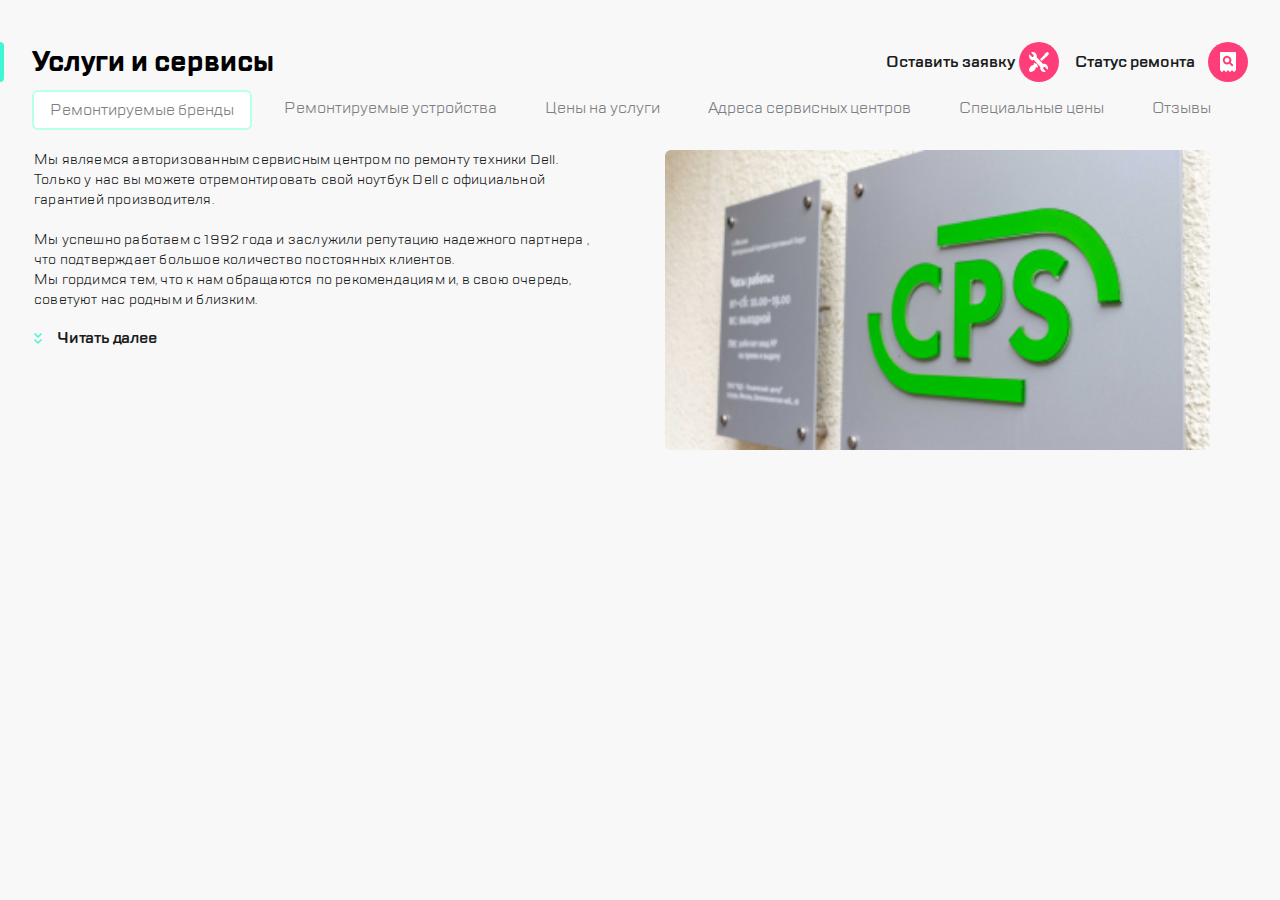
<file: index.html>
<!DOCTYPE html>
<html lang="ru">
<head>
    <meta charset="UTF-8">
    <meta http-equiv="X-UA-Compatible" content="IE=edge">
    <meta name="viewport" content="width=device-width, initial-scale=1.0">
    <link rel="stylesheet" type="text/css" href="fonts/TTLakes/stylesheet.css">
    <link rel="stylesheet" type="text/css" href="style/style.css">
    <title>Услуги и сервисы</title>
</head>
<body>
    <header class="head">
        <div class="head__row head__row--nav">
            <button class="service-btn service-btn--menu"></button>
            <a href="#" class="head__logo logo">
                <span class="head__logo--divider tablet"></span>
                <img src="img/logo.png" alt="CPS">
            </a>
            <ul class="head__btn-list btn-list tablet">
                <li class="btn-list__item">
                    <button class="service-btn service-btn--call"></button>
                </li>
                <li class="btn-list__item">
                    <button class="service-btn service-btn--chat"></button>
                </li>
                <li class="btn-list__item">
                    <button class="service-btn service-btn--profile"></button>
                </li>
            </ul>
            <ul class="head__btn-list btn-list">
                <li class="btn-list__item">
                    <span class="head--divider"></span>
                    <button class="service-btn service-btn--request"></button>
                </li>
                <li class="btn-list__item">
                    <button class="service-btn service-btn--condition"></button>
                </li>
            </ul>   
        </div>
        <div class="head__row">
                <h1 class="head__title title">Услуги и сервисы</h1>
                <ul class="head__btn-list btn-list monitor">
                    <li class="btn-list__item">
                        <button class="service-btn service-btn--monitor service-btn--monitor-request">Оставить заявку</button>
                    </li>
                    <li class="btn-list__item">
                        <button class="service-btn service-btn--monitor service-btn--monitor-condition">Статус ремонта</button>
                    </li>
                </ul>  
        </div>
        <nav class="head__page-nav page-nav page-nav--gradient">
            <ul class="page-nav__list">
                <li class="page-nav__item">
                    <a href="#" class="page-nav__link page-nav__link--active">
                        Ремонтируемые бренды
                    </a>
                </li>
                <li class="page-nav__item">
                    <a href="#" class="page-nav__link">
                        Ремонтируемые устройства
                    </a>
                </li>
                <li class="page-nav__item">
                    <a href="#" class="page-nav__link">
                        Цены на услуги
                    </a>
                </li>
                <li class="page-nav__item">
                    <a href="#" class="page-nav__link">
                        Адреса сервисных центров
                    </a>
                </li>
                <li class="page-nav__item">
                    <a href="#" class="page-nav__link">
                        Специальные цены
                    </a>
                </li>
                <li class="page-nav__item">
                    <a href="#" class="page-nav__link">
                        Отзывы
                    </a>
                </li>
            </ul>
        </nav>
    </header>
    <main class="main">
        <section class="main__about about">
            <div class="about__text">
                <p class="text">Мы являемся авторизованным сервисным центром по ремонту техники Dell. Только у нас вы можете отремонтировать свой ноутбук Dell с официальной гарантией производителя.</p>
                <p class="text tablet">Мы успешно работаем с 1992 года и заслужили репутацию надежного партнера
                    <span class="monitor">, что подтверждает большое количество постоянных клиентов.<br>Мы гордимся тем, что к нам обращаются по рекомендациям и, в свою очередь, советуют нас родным и близким.
                    </span>
                </p>
            </div>
            <button class="main-btn"><span class="main-btn__icon"></span>Читать далее</button>
            <img src="img/content.jpg" alt="Сервисный центр CPS" class="content-img">
        </section>
    </main> 
</body>
</html>
</file>
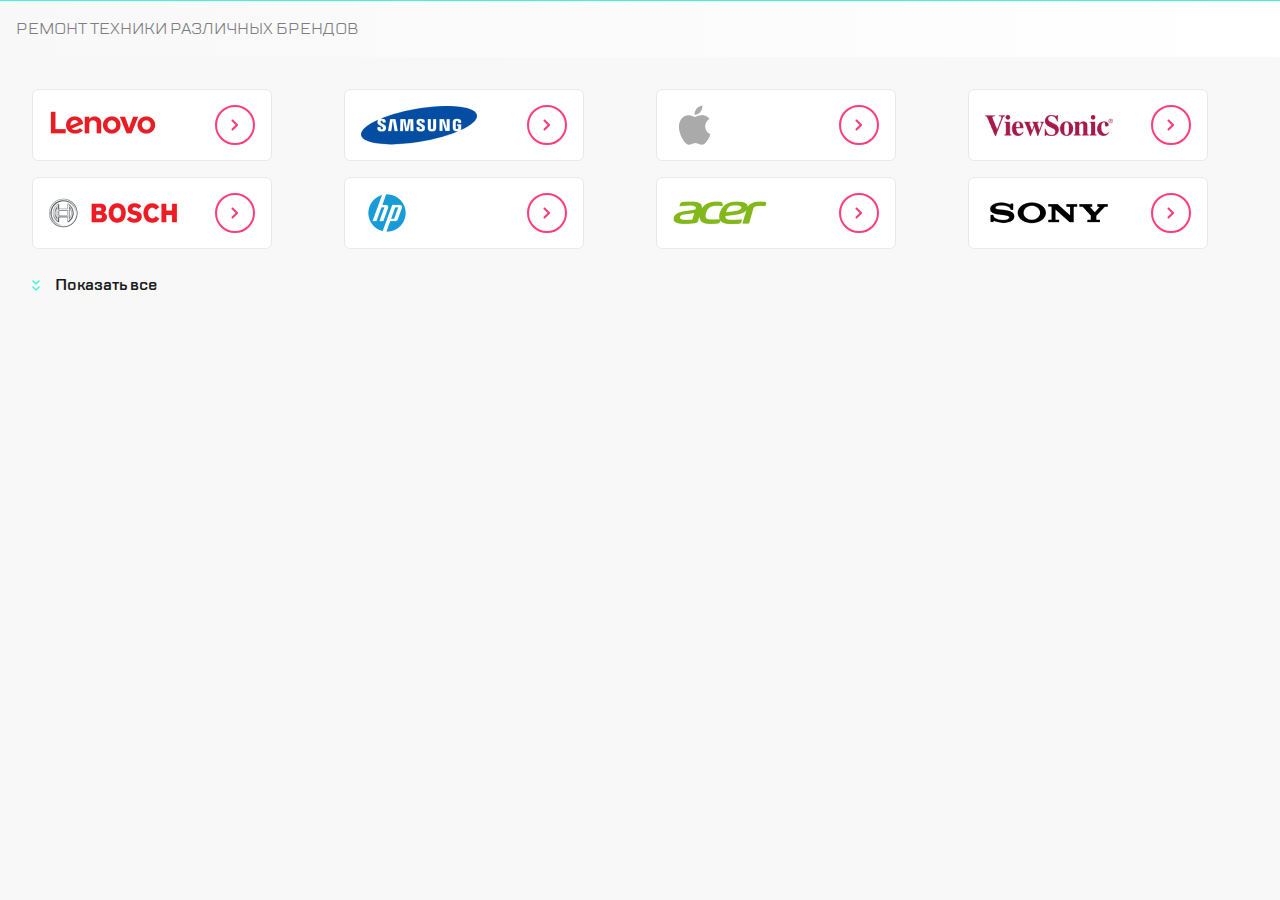
<file: services.html>
<!DOCTYPE html>
<html lang="ru">
<head>
    <meta charset="UTF-8">
    <meta http-equiv="X-UA-Compatible" content="IE=edge">
    <meta name="viewport" content="width=device-width, initial-scale=1.0">
    <link rel="stylesheet" type="text/css" href="fonts/TTLakes/stylesheet.css">
    <link rel="stylesheet" type="text/css" href="style/style.css">
    <link rel="stylesheet" href="https://cdn.jsdelivr.net/npm/swiper@8/swiper-bundle.min.css"/>
    <link rel="stylesheet" href="scripts/swiper.js"/>
    <link rel="stylesheet" href="scripts/brands.js"/>
    <title>Ремонт техники различных брендов</title>
</head>
<body>
    <section class="main__services services">
        <h2 class="main__section-title section-title">Ремонт техники различных брендов</h2>
        <div class="services__brands brands swiper" id="swiper">
            <ul class="swiper-wrapper brands__list">
                <li class="swiper-slide brands__item">
                    <a href="" class="brands__link">
                        <img src="img/swiper-slide__img/lenovo.png" alt="Lenovo" class="brands__img">
                        <span class="brands__button"></span>
                    </a>
                </li>
                <li class="swiper-slide brands__item">
                    <a href="" class="brands__link">
                        <img src="img/swiper-slide__img/samsung.png" alt="Samsung" class="brands__img">
                        <span class="brands__button"></span>
                    </a>
                </li>
                <li class="swiper-slide brands__item">
                    <a href="" class="brands__link">
                        <img src="img/swiper-slide__img/apple.png" alt="Apple" class="brands__img">
                        <span class="brands__button"></span>
                    </a>
                </li>
                <li class="swiper-slide brands__item">
                    <a href="" class="brands__link">
                        <img src="img/swiper-slide__img/viewsonic.png" alt="ViewSonic" class="brands__img">
                        <span class="brands__button"></span>
                    </a>
                </li>
                <li class="swiper-slide brands__item">
                    <a href="" class="brands__link">
                        <img src="img/swiper-slide__img/bosch.png" alt="Bosch" class="brands__img">
                        <span class="brands__button"></span>
                    </a>
                </li>
                <li class="swiper-slide brands__item">
                    <a href="" class="brands__link">
                        <img src="img/swiper-slide__img/hp.png" alt="HP" class="brands__img">
                        <span class="brands__button"></span>
                    </a>
                </li>
                <li class="swiper-slide brands__item">
                    <a href="" class="brands__link">
                        <img src="img/swiper-slide__img/acer.png" alt="acer" class="brands__img">
                        <span class="brands__button"></span>
                    </a>
                </li>
                <li class="swiper-slide brands__item">
                    <a href="" class="brands__link">
                        <img src="img/swiper-slide__img/sony.png" alt="Sony" class="brands__img">
                        <span class="brands__button"></span>
                    </a>
                </li>
                <li class="swiper-slide brands__item">
                    <a href="" class="brands__link">
                        <img src="img/swiper-slide__img/lenovo.png" alt="Lenovo" class="brands__img">
                        <span class="brands__button"></span>
                    </a>
                </li>
                <li class="swiper-slide brands__item">
                    <a href="" class="brands__link">
                        <img src="img/swiper-slide__img/samsung.png" alt="Samsung" class="brands__img">
                        <span class="brands__button"></span>
                    </a>
                </li>
                <li class="swiper-slide brands__item">
                    <a href="" class="brands__link">
                        <img src="img/swiper-slide__img/apple.png" alt="Apple" class="brands__img">
                        <span class="brands__button"></span>
                    </a>
                </li>
            </ul>
            <div class="swiper-pagination"></div>
            <button class="brands__main-btn main-btn" id="brends__expand">Показать все</button>
        </div>
    </section>
    <script src="https://cdn.jsdelivr.net/npm/swiper@8/swiper-bundle.min.js"></script>
    <script src="scripts/swiper.js"></script>
    <script src="scripts/brands.js"></script>
</body>
</html>
</file>
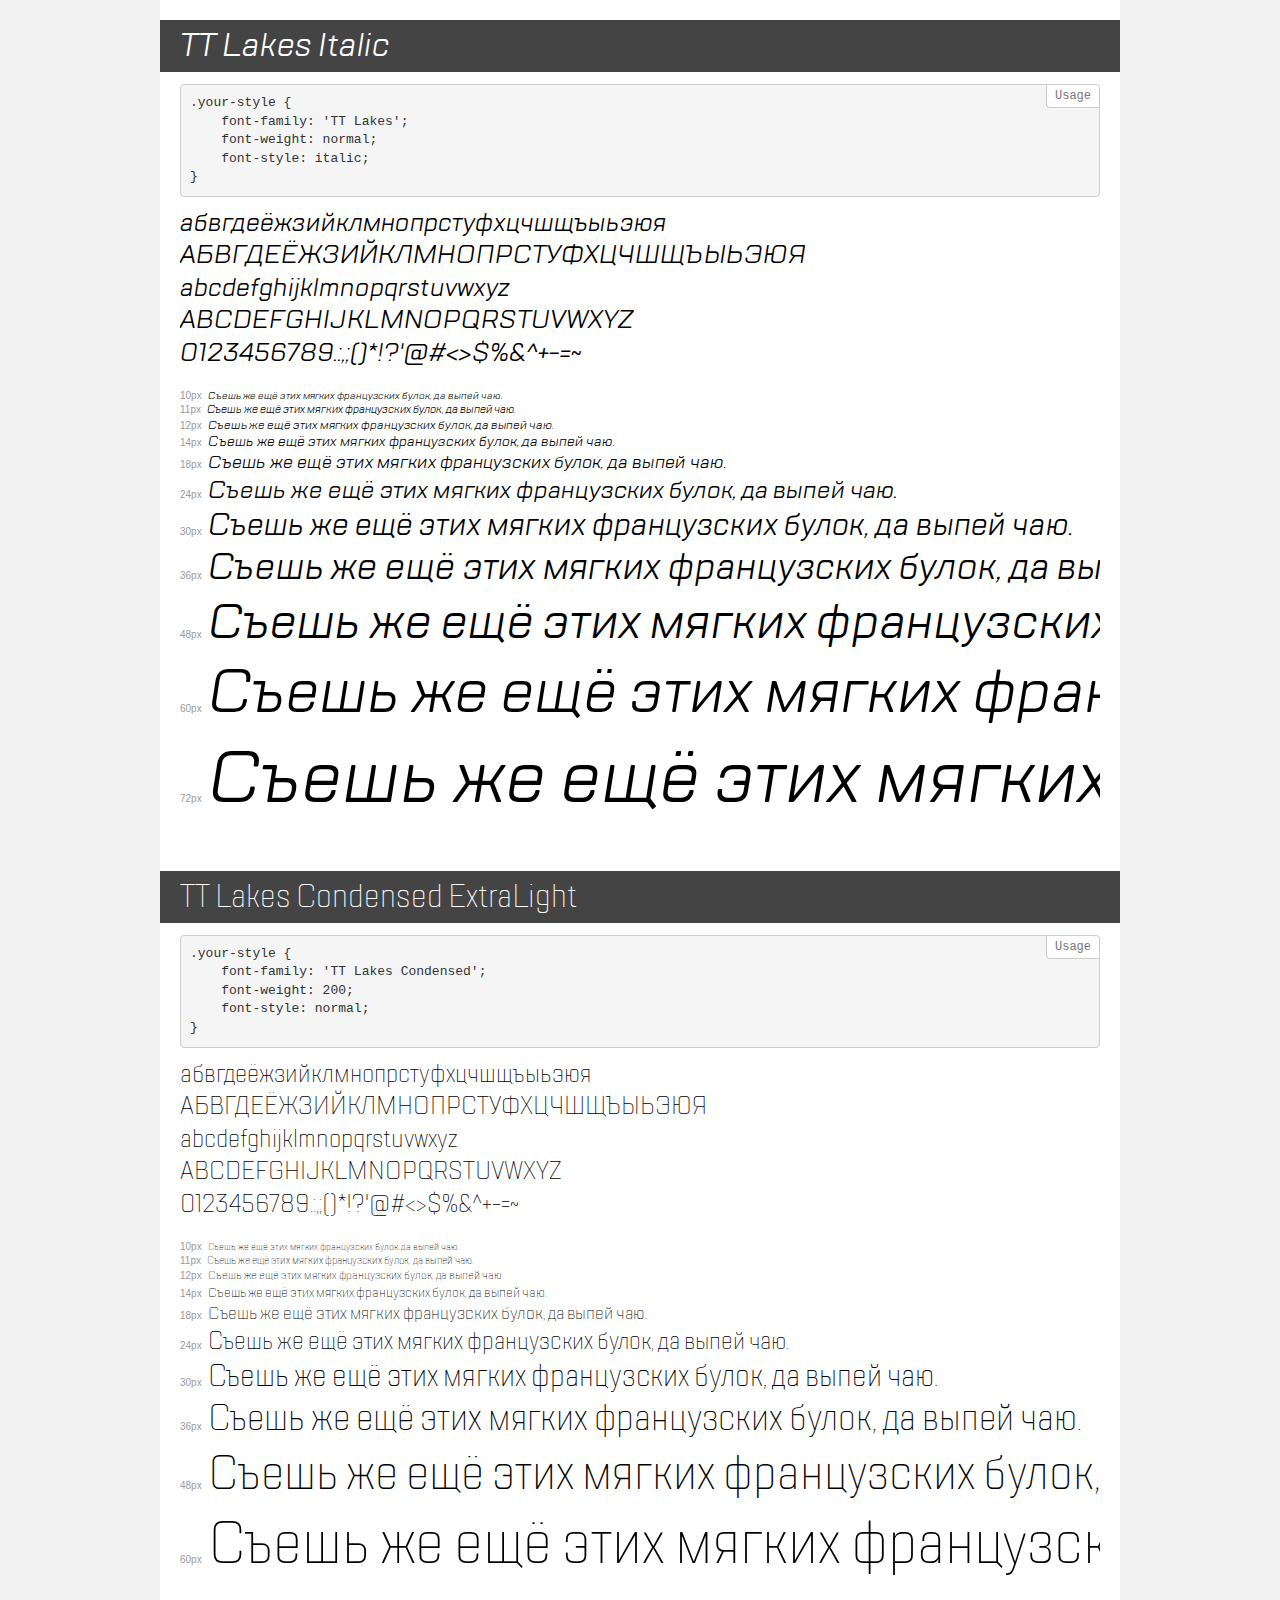
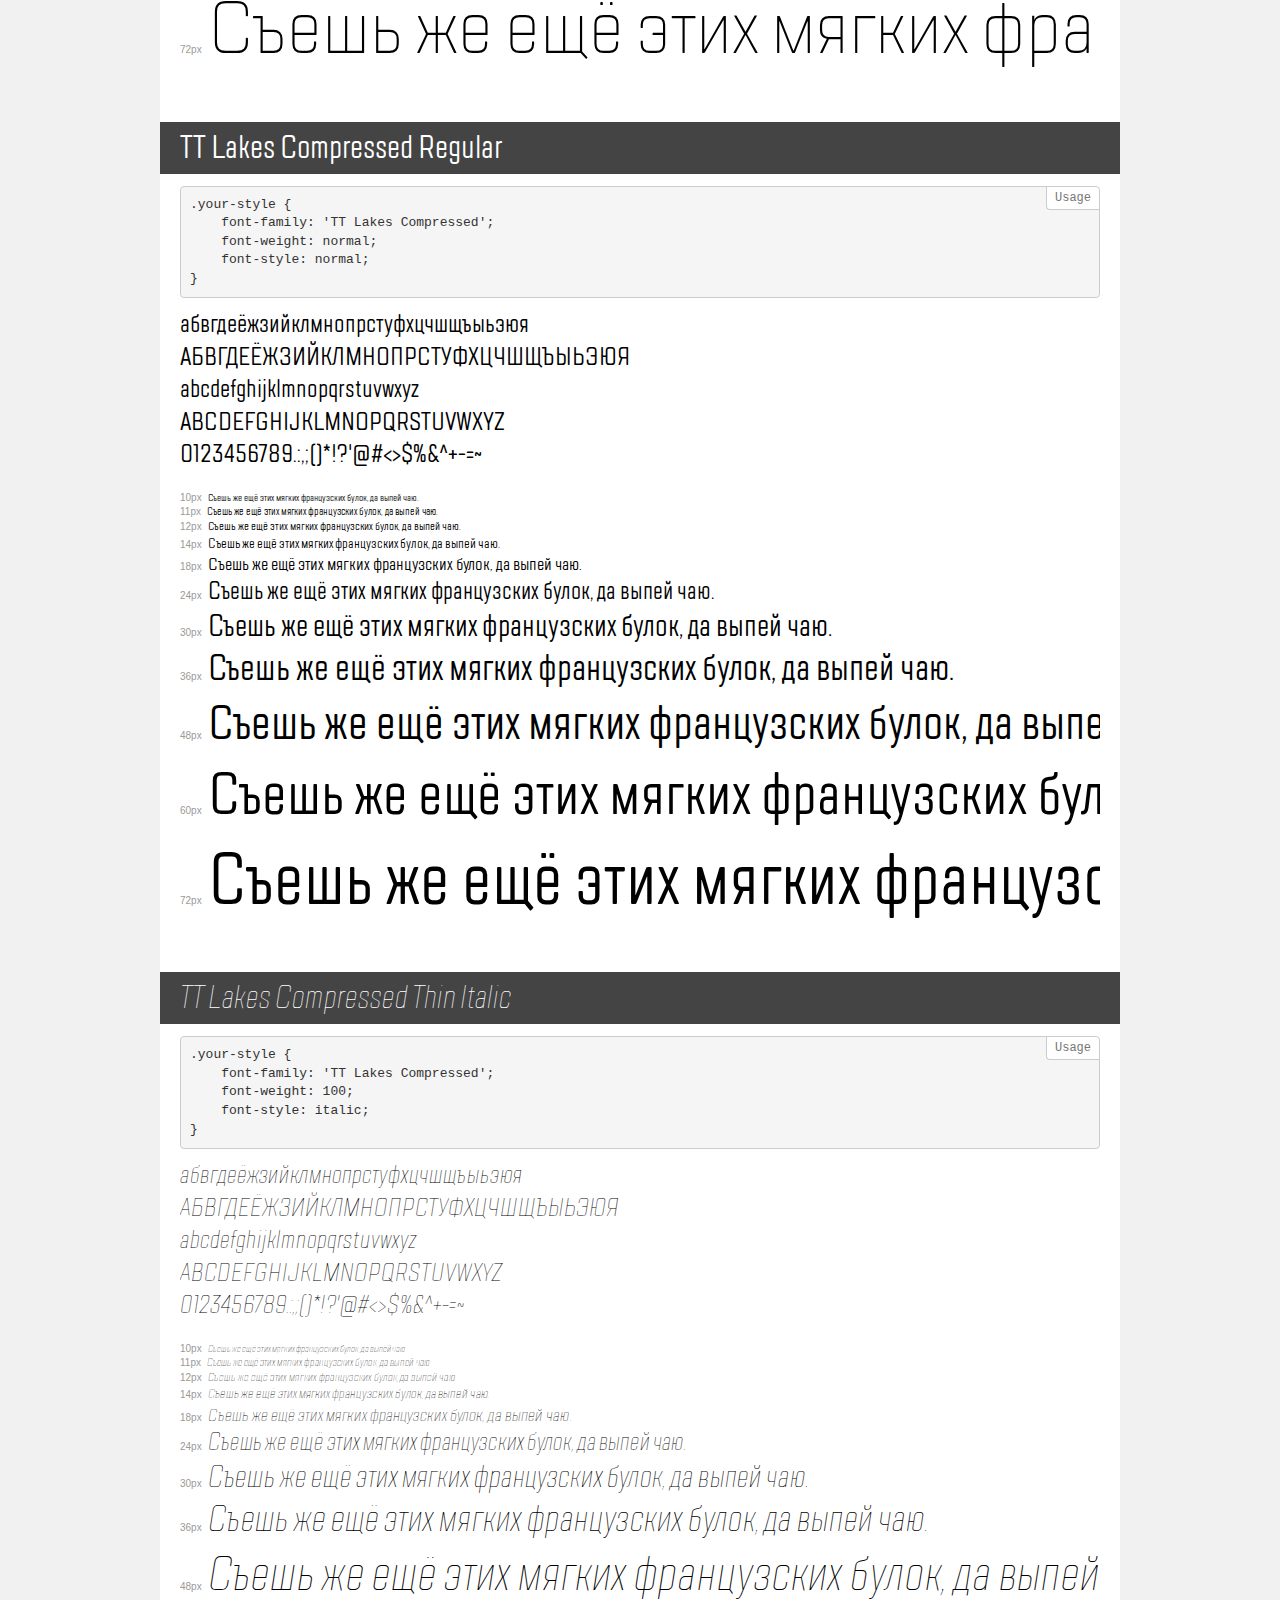
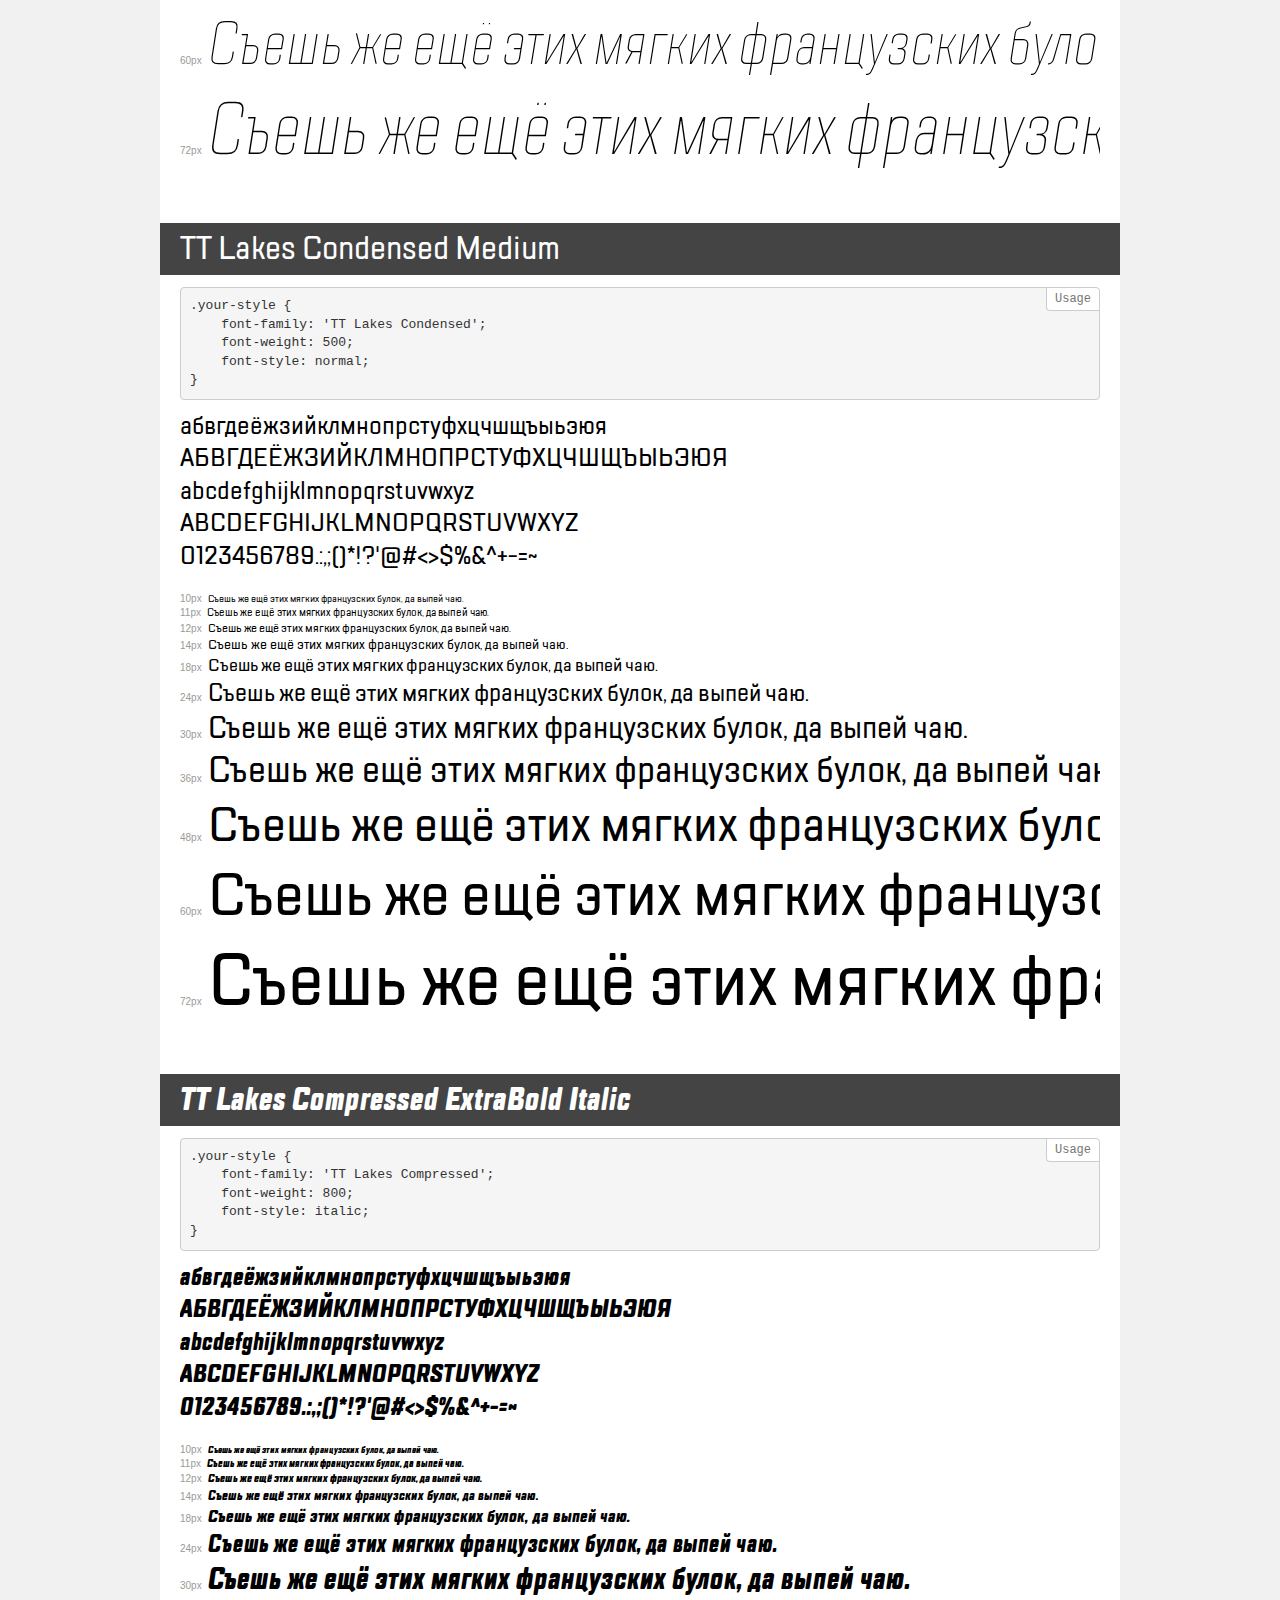
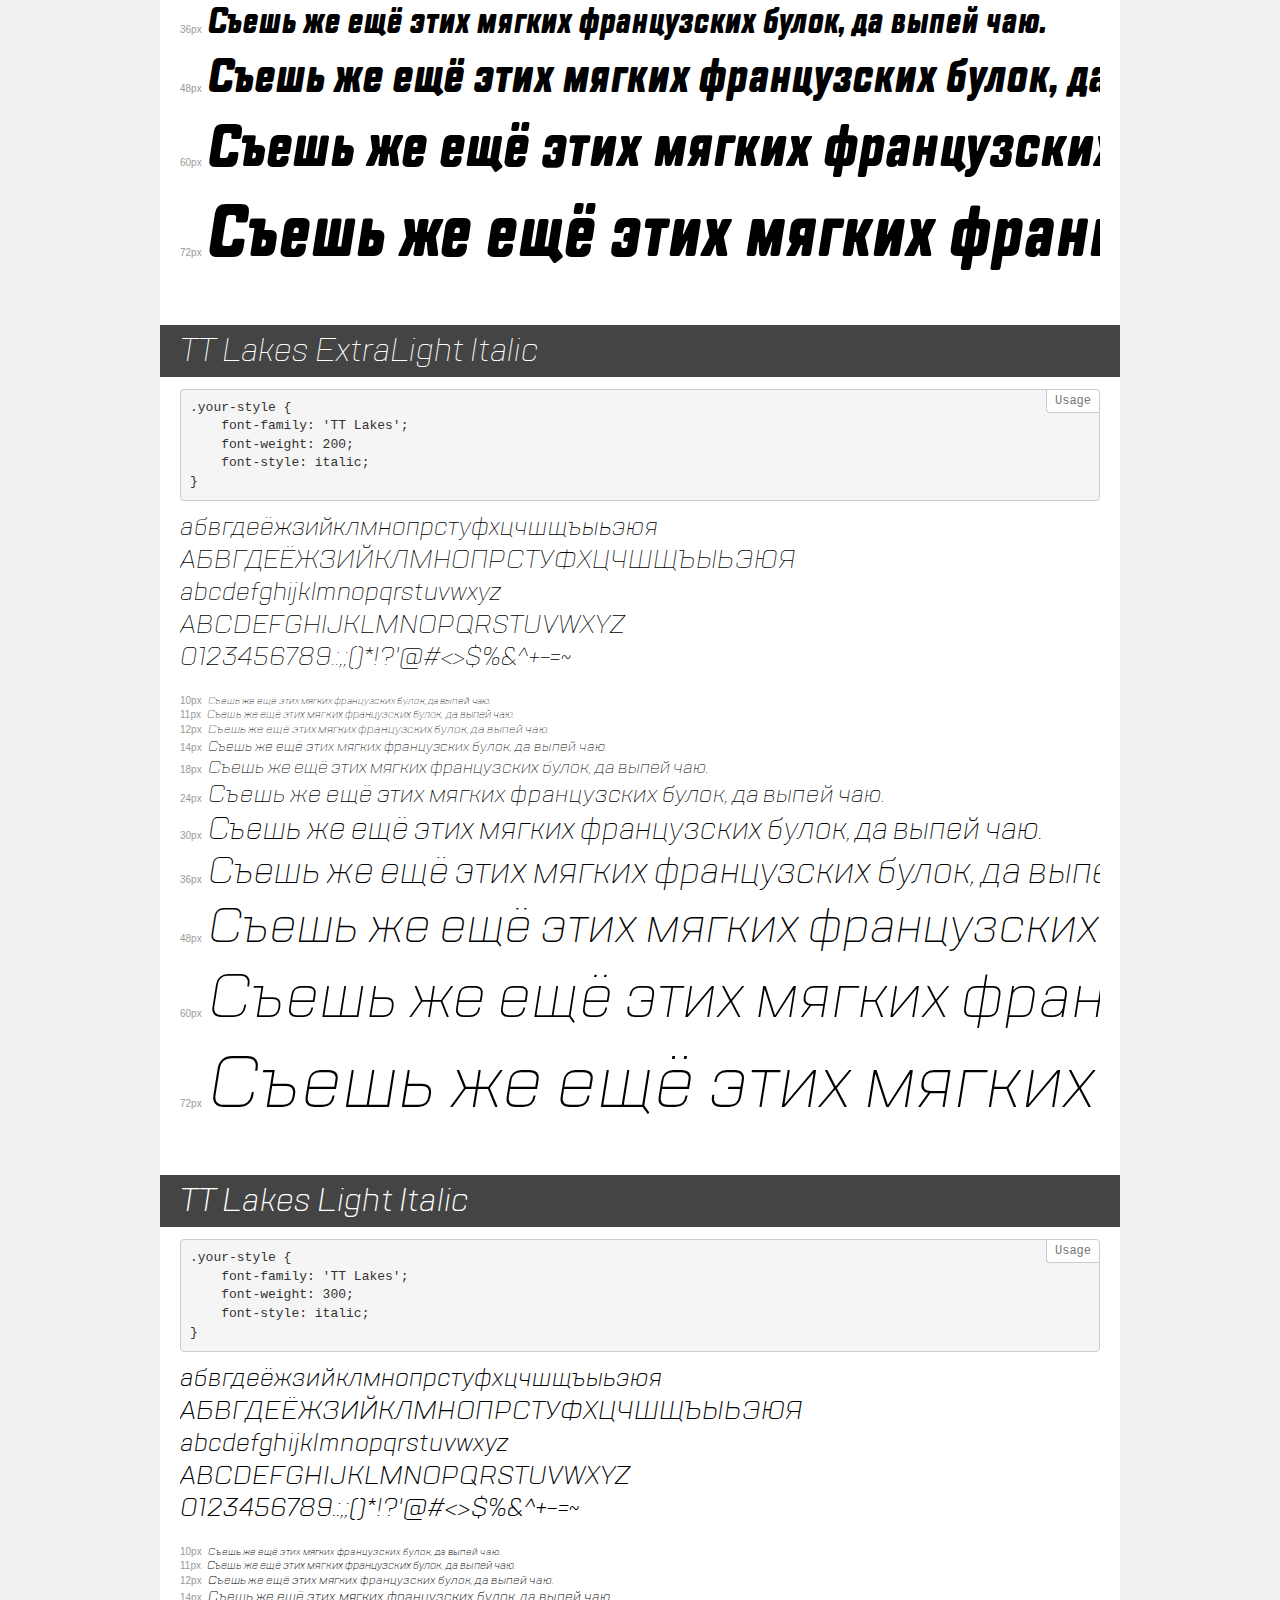
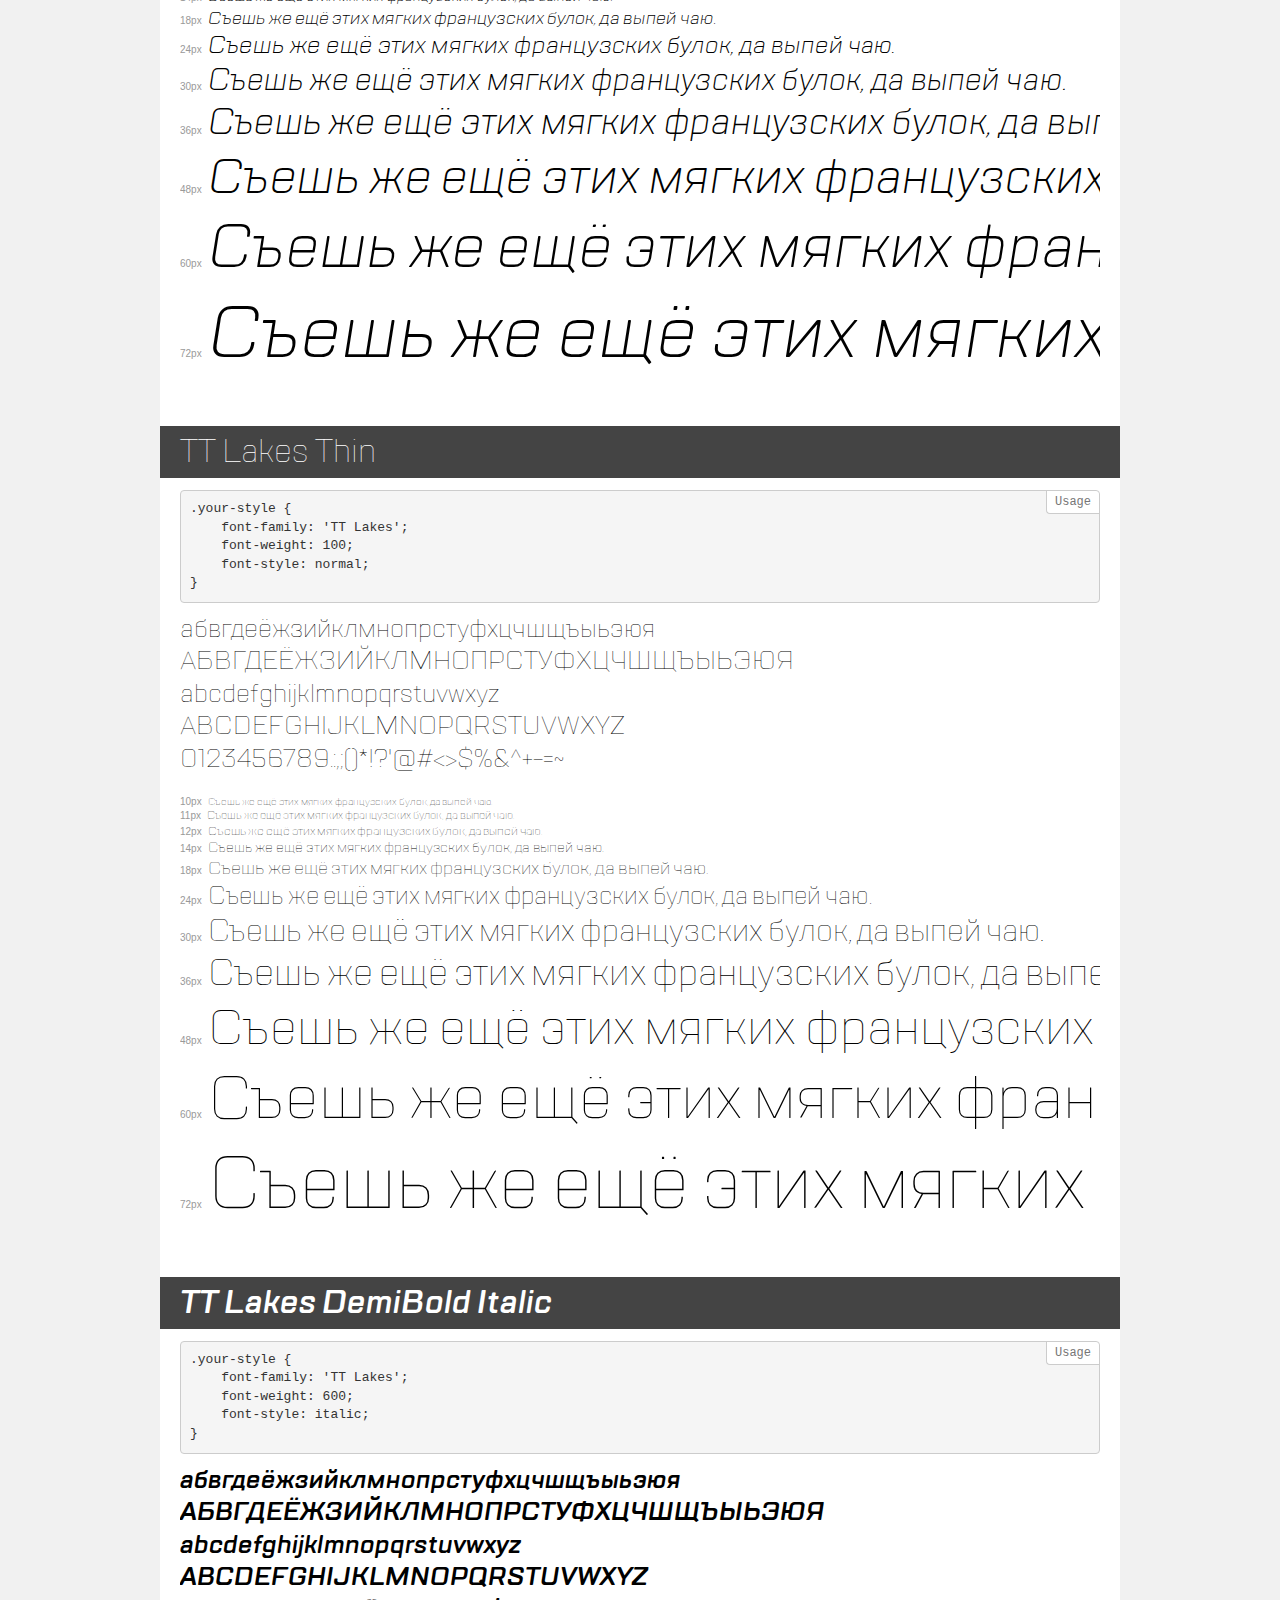
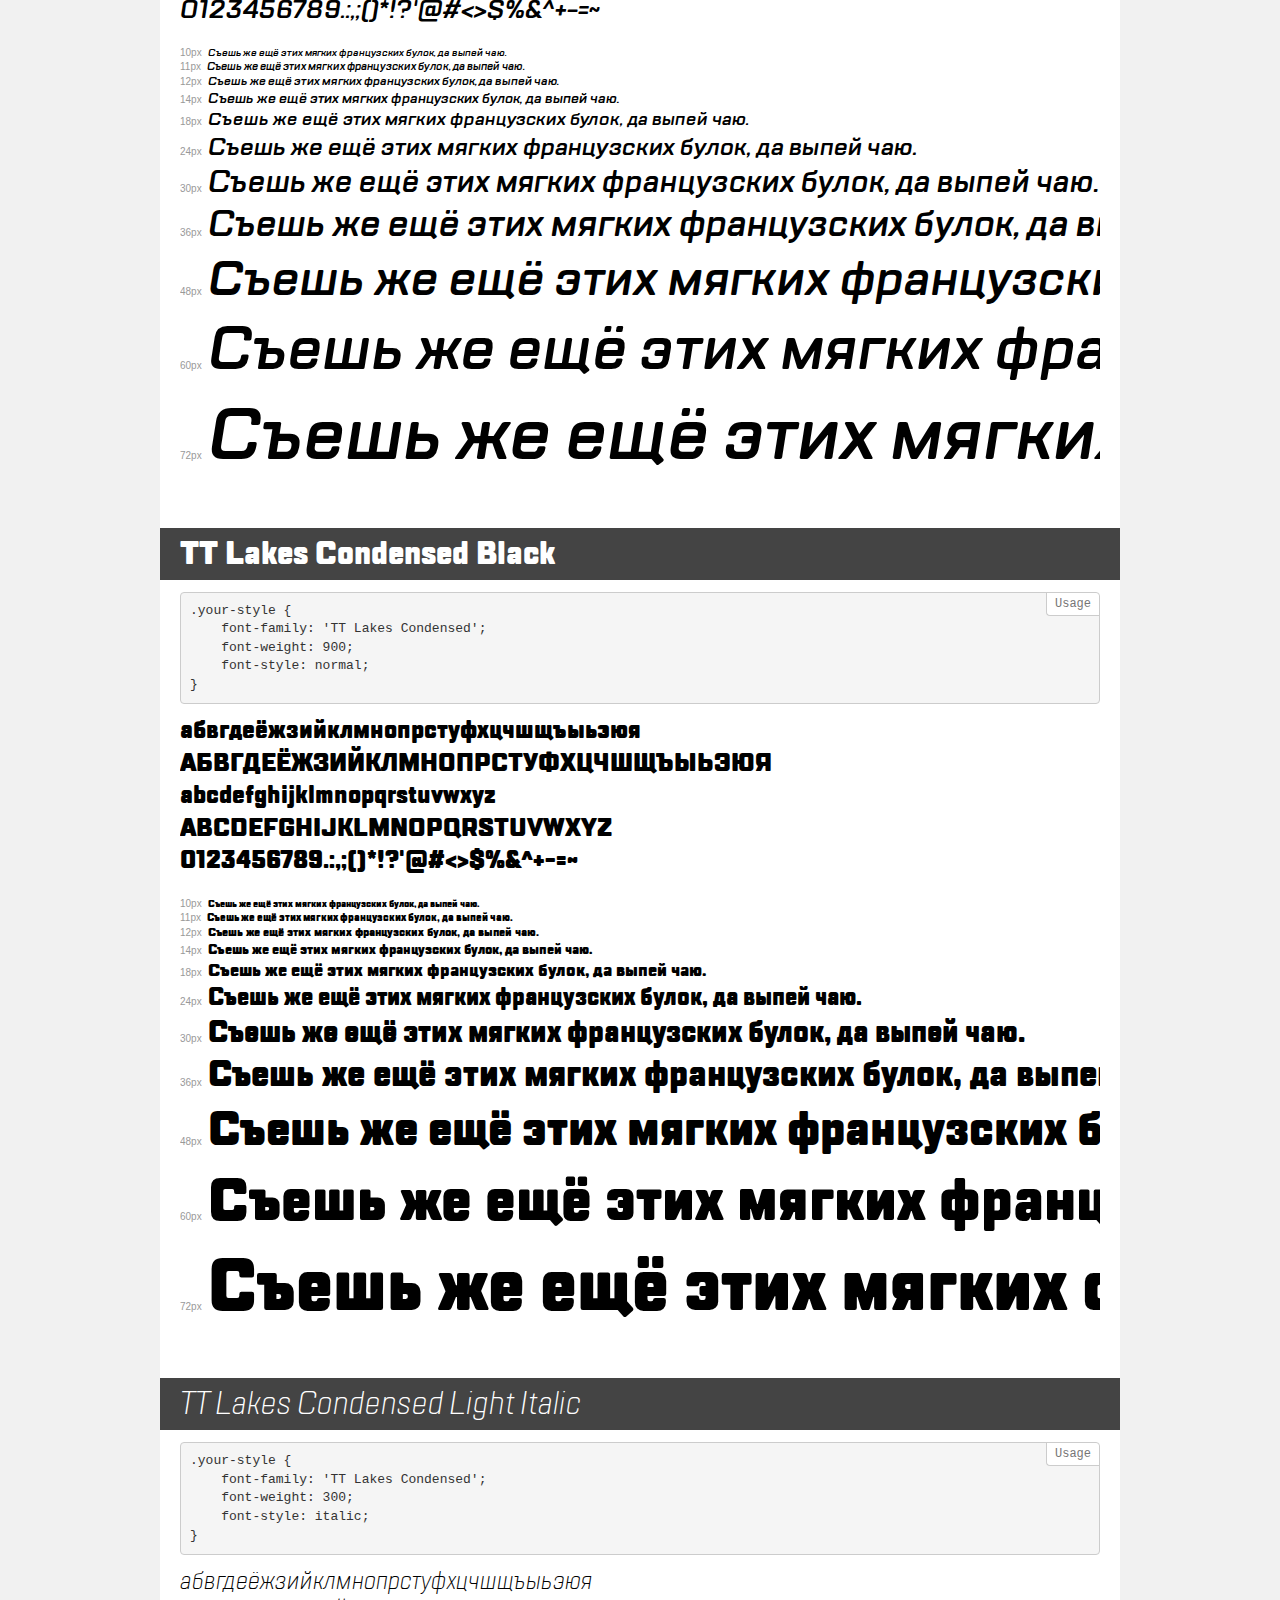
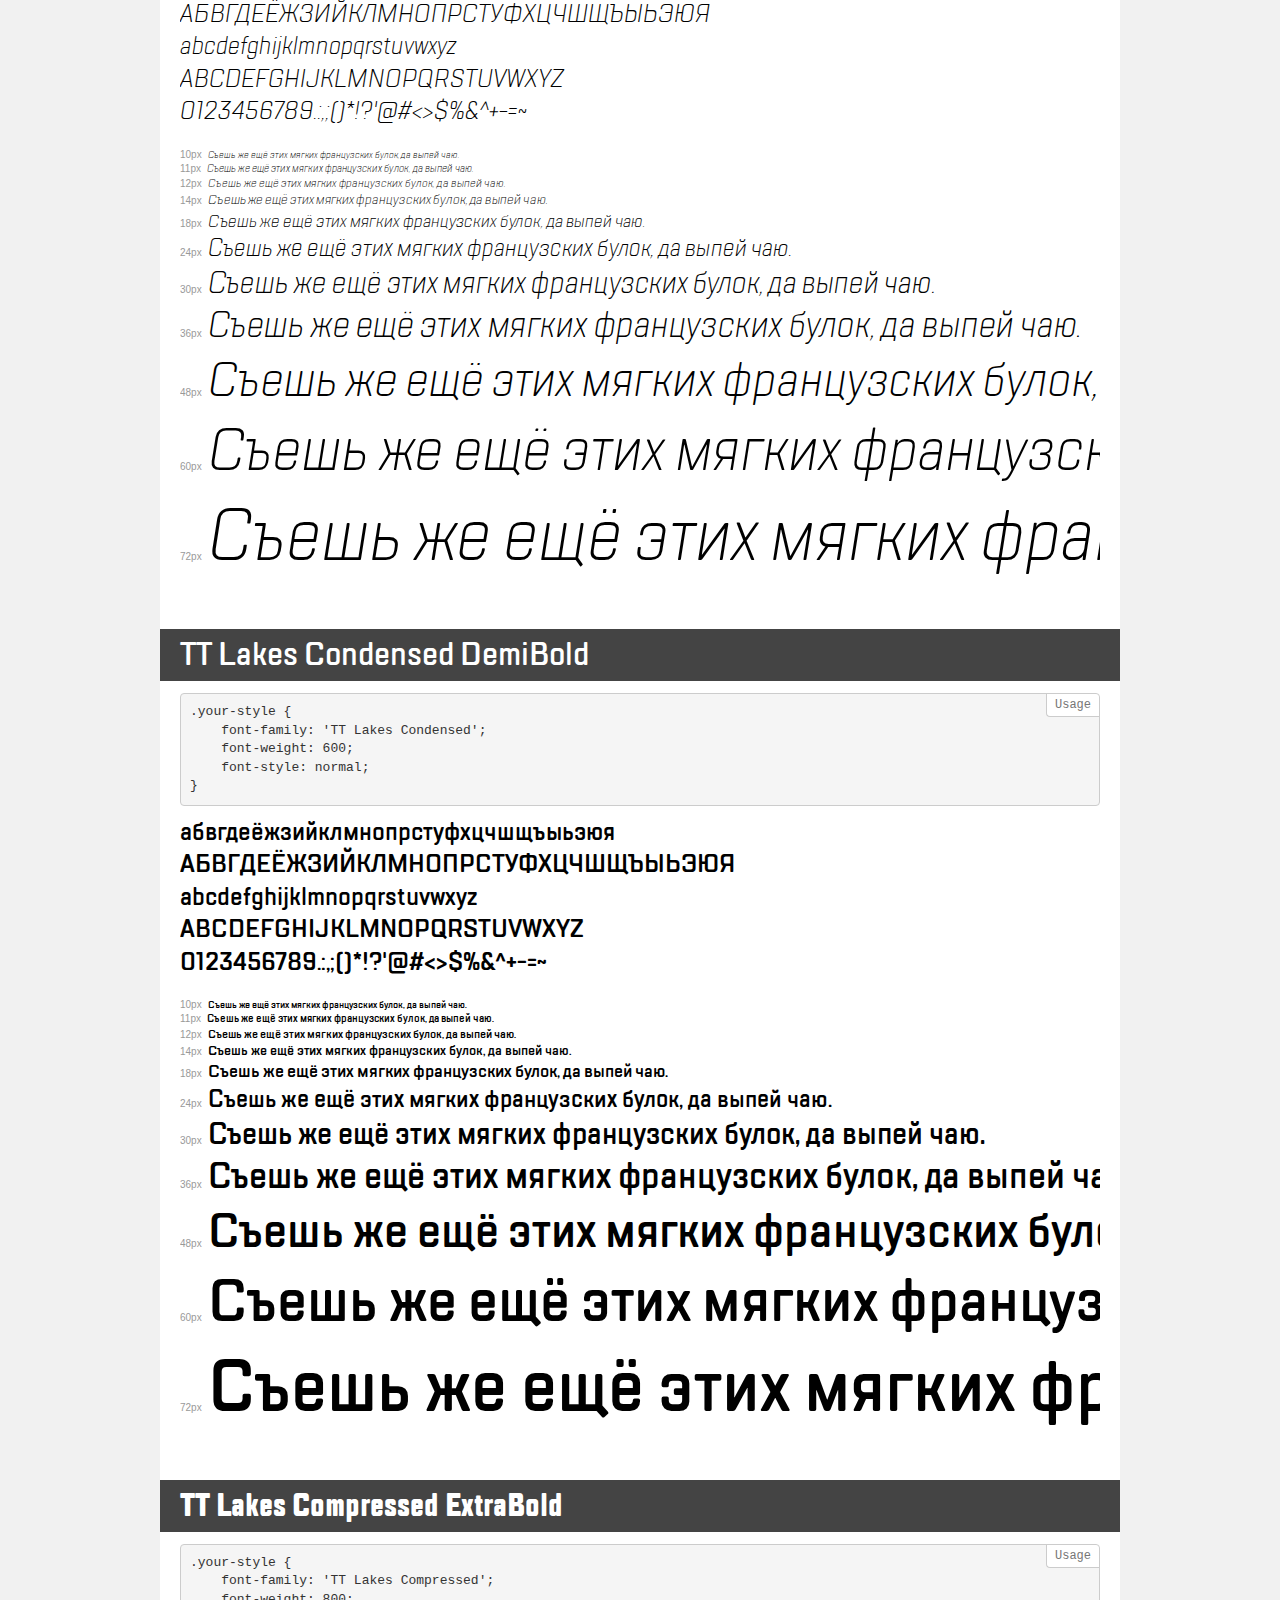
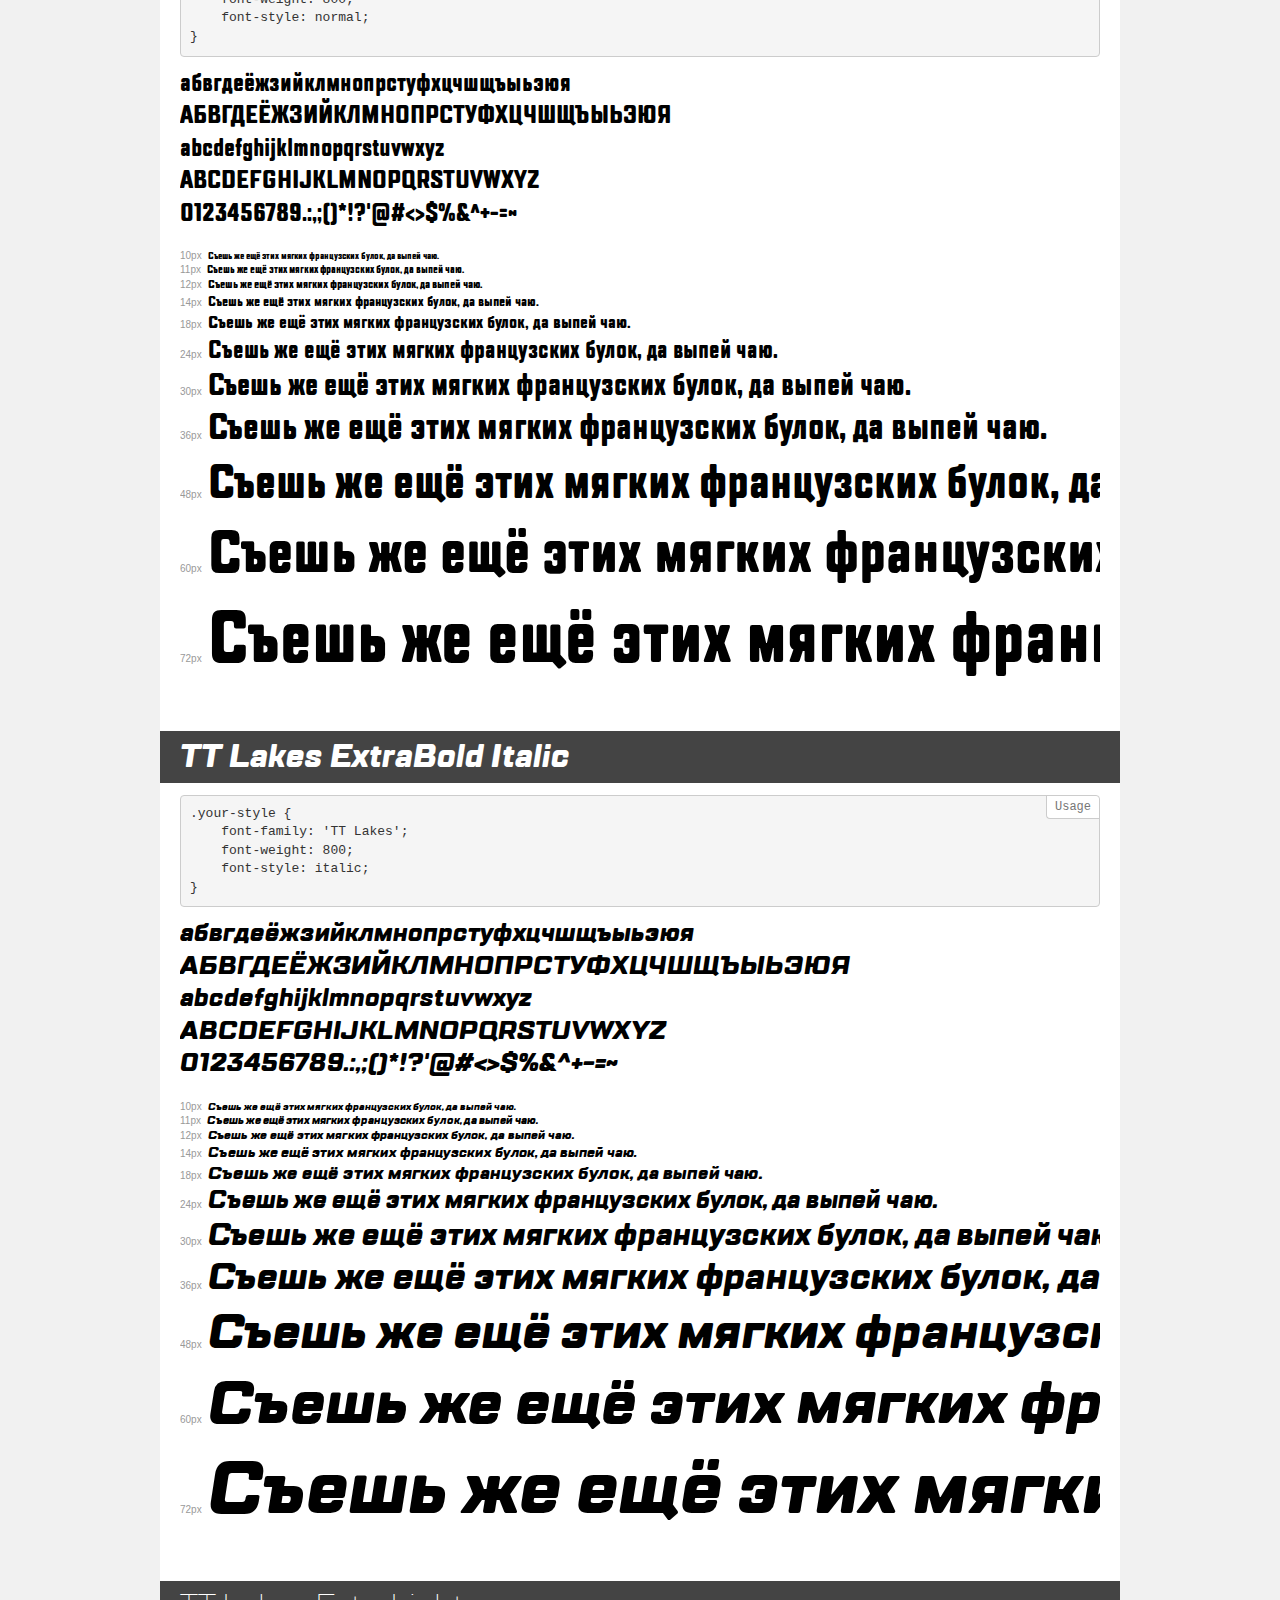
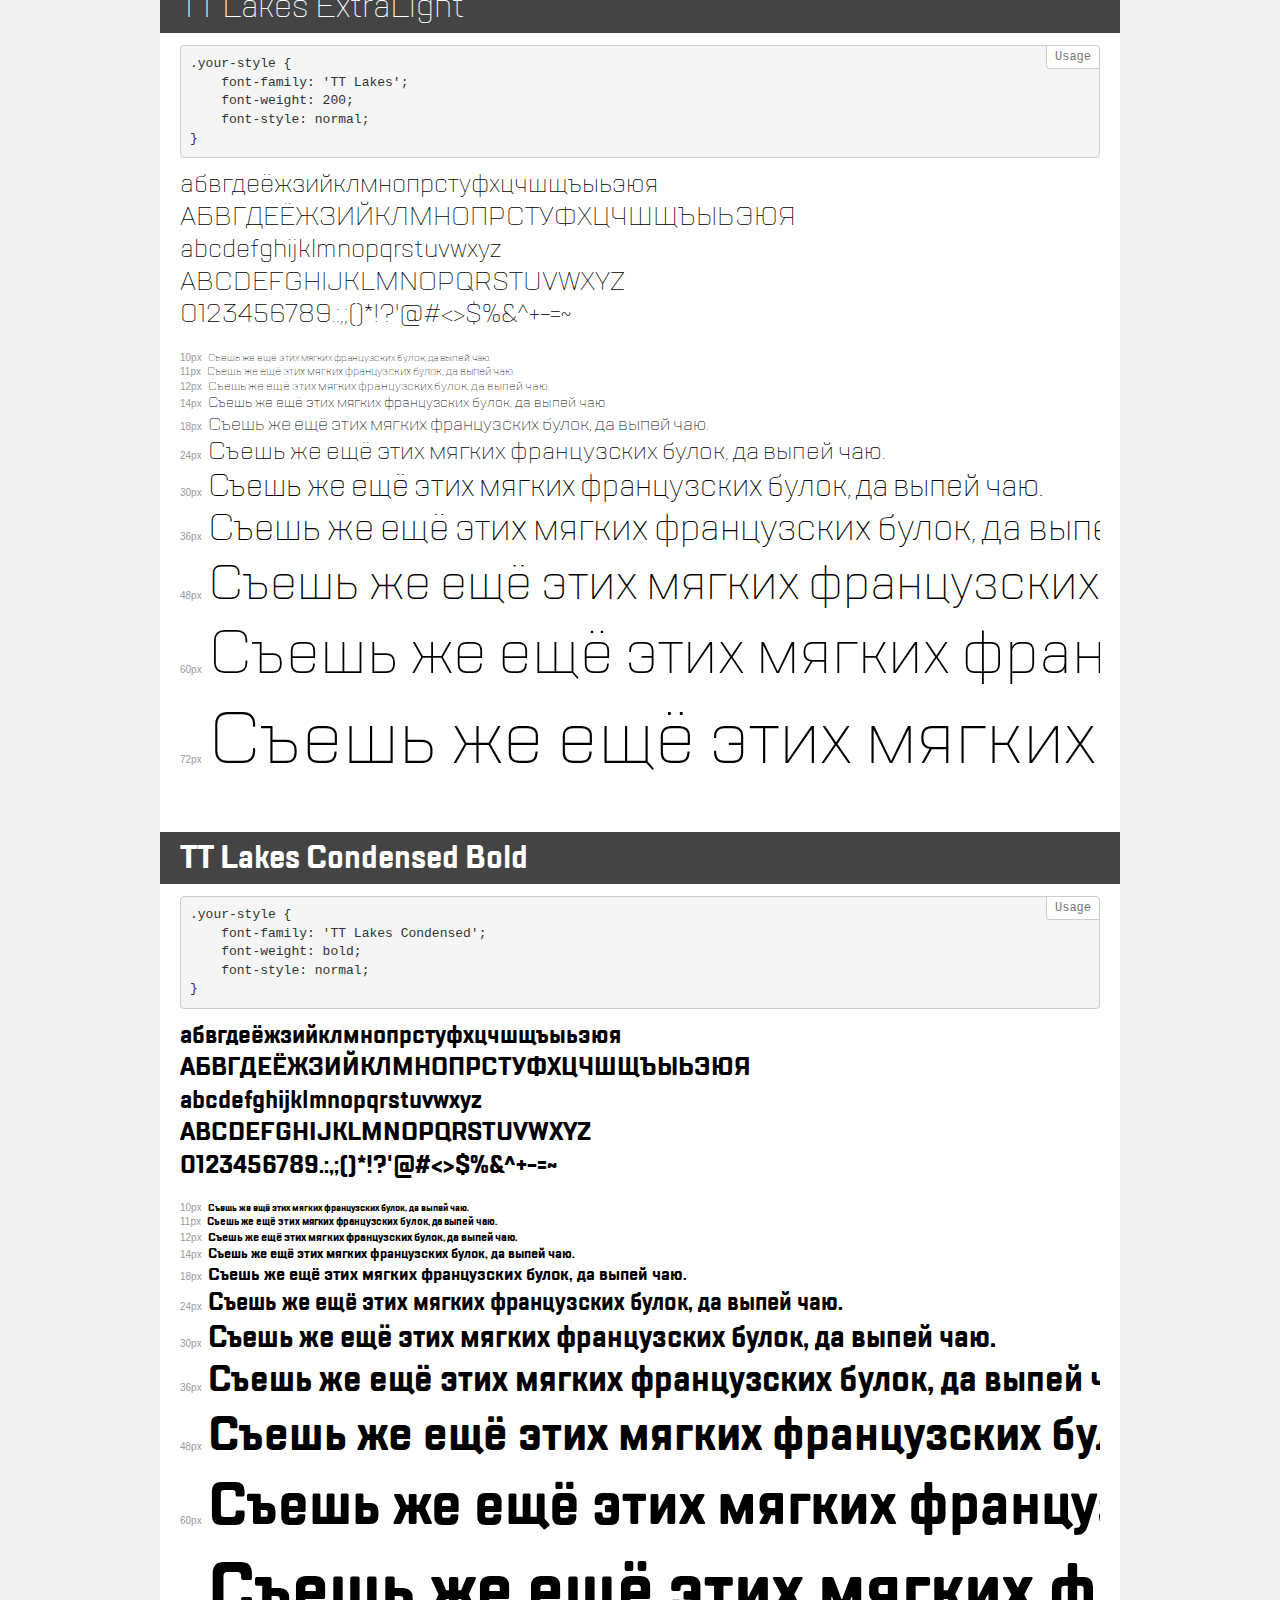
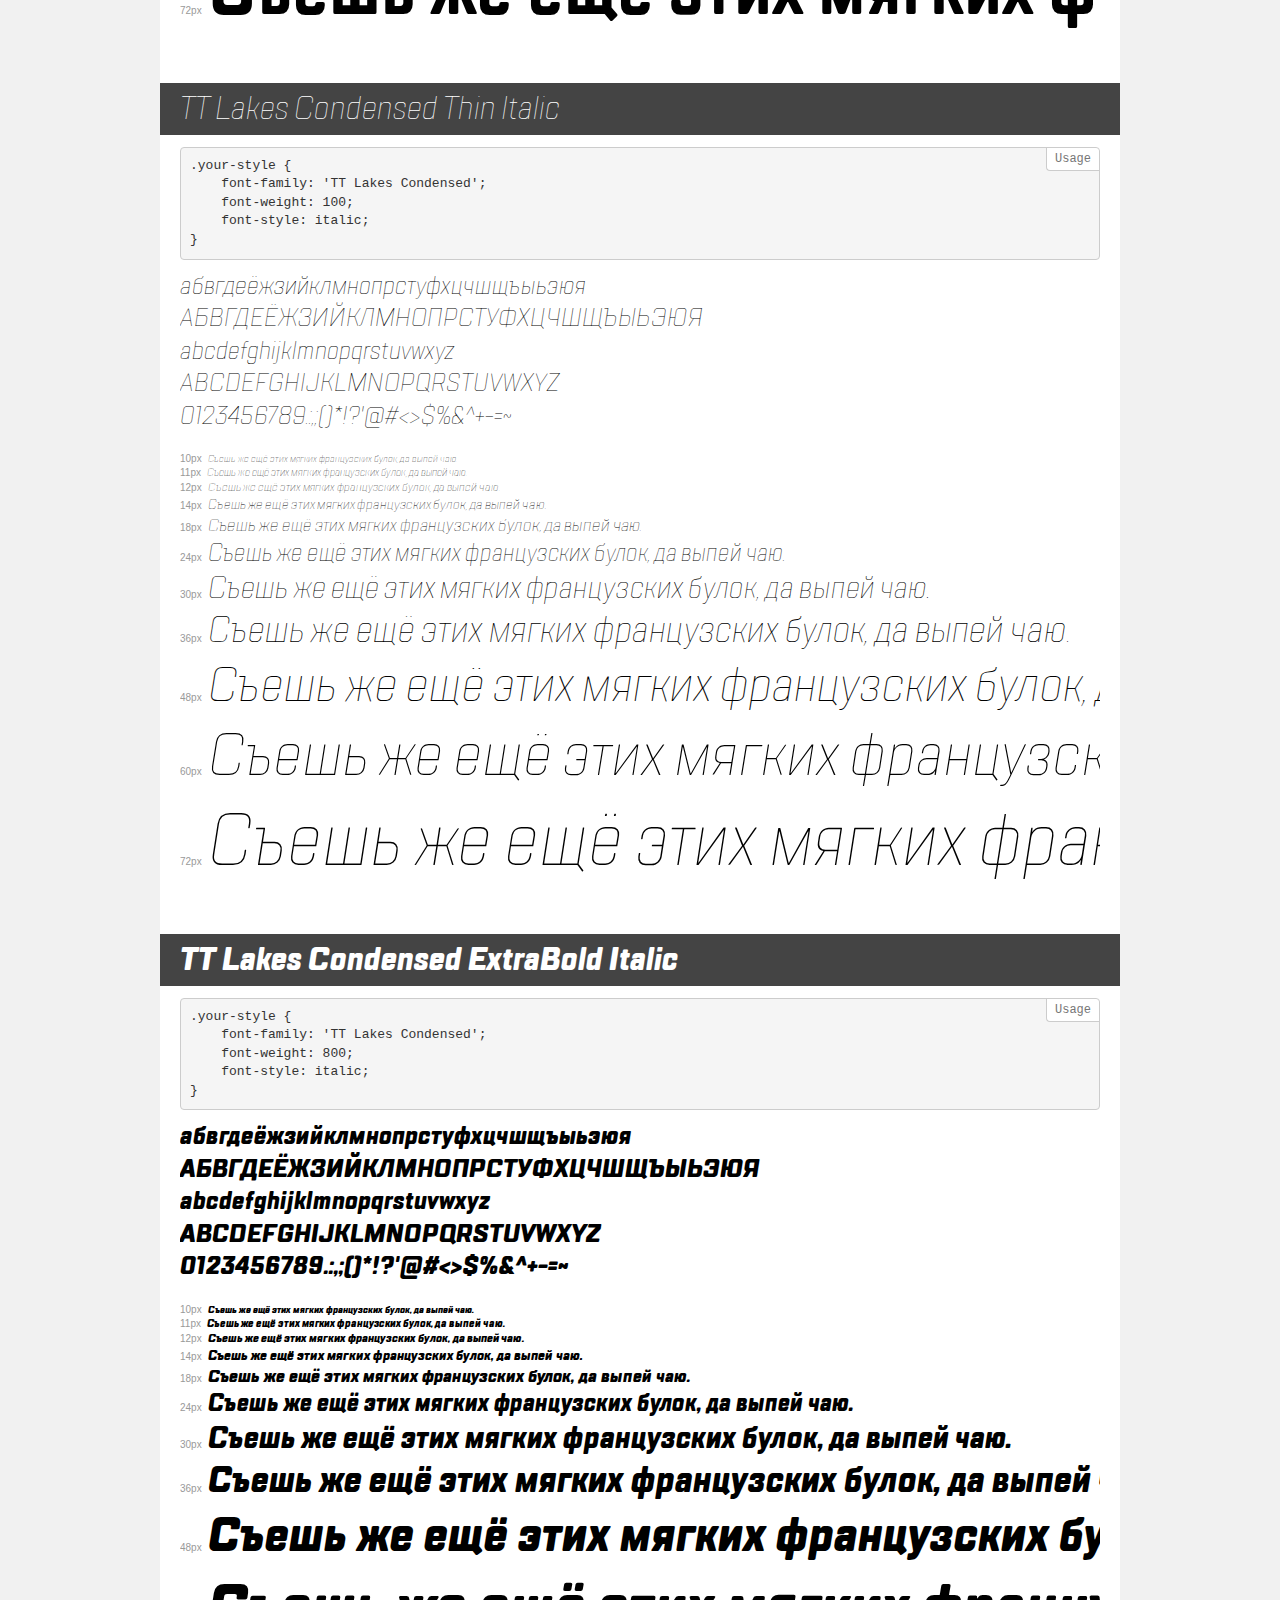
<file: style/fonts/TTLakes/demo.html>
<!DOCTYPE html>
<html>
<head>
    <meta charset="utf-8">
    <meta http-equiv="X-UA-Compatible" content="IE=edge">
    <meta name="viewport" content="width=device-width, initial-scale=1">
    <meta name="robots" content="noindex, noarchive">
    <meta name="format-detection" content="telephone=no">
    <title>Transfonter demo</title>
    <link href="stylesheet.css" rel="stylesheet">
    <style>
        /*
        http://meyerweb.com/eric/tools/css/reset/
        v2.0 | 20110126
        License: none (public domain)
        */
        html, body, div, span, applet, object, iframe,
        h1, h2, h3, h4, h5, h6, p, blockquote, pre,
        a, abbr, acronym, address, big, cite, code,
        del, dfn, em, img, ins, kbd, q, s, samp,
        small, strike, strong, sub, sup, tt, var,
        b, u, i, center,
        dl, dt, dd, ol, ul, li,
        fieldset, form, label, legend,
        table, caption, tbody, tfoot, thead, tr, th, td,
        article, aside, canvas, details, embed,
        figure, figcaption, footer, header, hgroup,
        menu, nav, output, ruby, section, summary,
        time, mark, audio, video {
            margin: 0;
            padding: 0;
            border: 0;
            font-size: 100%;
            font: inherit;
            vertical-align: baseline;
        }
        /* HTML5 display-role reset for older browsers */
        article, aside, details, figcaption, figure,
        footer, header, hgroup, menu, nav, section {
            display: block;
        }
        body {
            line-height: 1;
        }
        ol, ul {
            list-style: none;
        }
        blockquote, q {
            quotes: none;
        }
        blockquote:before, blockquote:after,
        q:before, q:after {
            content: '';
            content: none;
        }
        table {
            border-collapse: collapse;
            border-spacing: 0;
        }
        /* common styles */
        body {
            background: #f1f1f1;
            color: #000;
        }
        .page {
            background: #fff;
            width: 920px;
            margin: 0 auto;
            padding: 20px 20px 0 20px;
            overflow: hidden;
        }
        .font-container {
            overflow-x: auto;
            overflow-y: hidden;
            margin-bottom: 40px;
            line-height: 1.3;
            white-space: nowrap;
            padding-bottom: 5px;
        }
        h1 {
            position: relative;
            background: #444;
            font-size: 32px;
            color: #fff;
            padding: 10px 20px;
            margin: 0 -20px 12px -20px;
        }
        .letters {
            font-size: 25px;
            margin-bottom: 20px;
        }
        .s10:before {
            content: '10px';
        }
        .s11:before {
            content: '11px';
        }
        .s12:before {
            content: '12px';
        }
        .s14:before {
            content: '14px';
        }
        .s18:before {
            content: '18px';
        }
        .s24:before {
            content: '24px';
        }
        .s30:before {
            content: '30px';
        }
        .s36:before {
            content: '36px';
        }
        .s48:before {
            content: '48px';
        }
        .s60:before {
            content: '60px';
        }
        .s72:before {
            content: '72px';
        }
        .s10:before, .s11:before, .s12:before, .s14:before,
        .s18:before, .s24:before, .s30:before, .s36:before,
        .s48:before, .s60:before, .s72:before {
            font-family: Arial, sans-serif;
            font-size: 10px;
            font-weight: normal;
            font-style: normal;
            color: #999;
            padding-right: 6px;
        }
        pre {
            display: block;
            position: relative;
            padding: 9px;
            margin: 0 0 10px;
            font-family: Monaco, Menlo, Consolas, "Courier New", monospace !important;
            font-size: 13px;
            line-height: 1.428571429;
            color: #333;
            font-weight: normal !important;
            font-style: normal !important;
            background-color: #f5f5f5;
            border: 1px solid #ccc;
            overflow-x: auto;
            border-radius: 4px;
        }
        pre:after {
            display: block;
            position: absolute;
            right: 0;
            top: 0;
            content: 'Usage';
            line-height: 1;
            padding: 5px 8px;
            font-size: 12px;
            color: #767676;
            background-color: #fff;
            border: 1px solid #ccc;
            border-right: none;
            border-top: none;
            border-radius: 0 4px 0 4px;
            z-index: 10;
        }
        /* responsive */
        @media (max-width: 959px) {
            .page {
                width: auto;
                margin: 0;
            }
        }
    </style>
</head>
<body>
<div class="page">
    <div class="demo" style="font-family: 'TT Lakes'; font-weight: normal; font-style: italic;">
        <h1>TT Lakes Italic</h1>
        <pre>.your-style {
    font-family: 'TT Lakes';
    font-weight: normal;
    font-style: italic;
}</pre>
        <div class="font-container">
            <p class="letters">
                абвгдеёжзийклмнопрстуфхцчшщъыьэюя<br>
АБВГДЕЁЖЗИЙКЛМНОПРСТУФХЦЧШЩЪЫЬЭЮЯ<br>
abcdefghijklmnopqrstuvwxyz<br>
ABCDEFGHIJKLMNOPQRSTUVWXYZ<br>
                0123456789.:,;()*!?'@#<>$%&^+-=~
            </p>
            <p class="s10" style="font-size: 10px;">Съешь же ещё этих мягких французских булок, да выпей чаю.</p>
            <p class="s11" style="font-size: 11px;">Съешь же ещё этих мягких французских булок, да выпей чаю.</p>
            <p class="s12" style="font-size: 12px;">Съешь же ещё этих мягких французских булок, да выпей чаю.</p>
            <p class="s14" style="font-size: 14px;">Съешь же ещё этих мягких французских булок, да выпей чаю.</p>
            <p class="s18" style="font-size: 18px;">Съешь же ещё этих мягких французских булок, да выпей чаю.</p>
            <p class="s24" style="font-size: 24px;">Съешь же ещё этих мягких французских булок, да выпей чаю.</p>
            <p class="s30" style="font-size: 30px;">Съешь же ещё этих мягких французских булок, да выпей чаю.</p>
            <p class="s36" style="font-size: 36px;">Съешь же ещё этих мягких французских булок, да выпей чаю.</p>
            <p class="s48" style="font-size: 48px;">Съешь же ещё этих мягких французских булок, да выпей чаю.</p>
            <p class="s60" style="font-size: 60px;">Съешь же ещё этих мягких французских булок, да выпей чаю.</p>
            <p class="s72" style="font-size: 72px;">Съешь же ещё этих мягких французских булок, да выпей чаю.</p>
        </div>
    </div>
    <div class="demo" style="font-family: 'TT Lakes Condensed'; font-weight: 200; font-style: normal;">
        <h1>TT Lakes Condensed ExtraLight</h1>
        <pre>.your-style {
    font-family: 'TT Lakes Condensed';
    font-weight: 200;
    font-style: normal;
}</pre>
        <div class="font-container">
            <p class="letters">
                абвгдеёжзийклмнопрстуфхцчшщъыьэюя<br>
АБВГДЕЁЖЗИЙКЛМНОПРСТУФХЦЧШЩЪЫЬЭЮЯ<br>
abcdefghijklmnopqrstuvwxyz<br>
ABCDEFGHIJKLMNOPQRSTUVWXYZ<br>
                0123456789.:,;()*!?'@#<>$%&^+-=~
            </p>
            <p class="s10" style="font-size: 10px;">Съешь же ещё этих мягких французских булок, да выпей чаю.</p>
            <p class="s11" style="font-size: 11px;">Съешь же ещё этих мягких французских булок, да выпей чаю.</p>
            <p class="s12" style="font-size: 12px;">Съешь же ещё этих мягких французских булок, да выпей чаю.</p>
            <p class="s14" style="font-size: 14px;">Съешь же ещё этих мягких французских булок, да выпей чаю.</p>
            <p class="s18" style="font-size: 18px;">Съешь же ещё этих мягких французских булок, да выпей чаю.</p>
            <p class="s24" style="font-size: 24px;">Съешь же ещё этих мягких французских булок, да выпей чаю.</p>
            <p class="s30" style="font-size: 30px;">Съешь же ещё этих мягких французских булок, да выпей чаю.</p>
            <p class="s36" style="font-size: 36px;">Съешь же ещё этих мягких французских булок, да выпей чаю.</p>
            <p class="s48" style="font-size: 48px;">Съешь же ещё этих мягких французских булок, да выпей чаю.</p>
            <p class="s60" style="font-size: 60px;">Съешь же ещё этих мягких французских булок, да выпей чаю.</p>
            <p class="s72" style="font-size: 72px;">Съешь же ещё этих мягких французских булок, да выпей чаю.</p>
        </div>
    </div>
    <div class="demo" style="font-family: 'TT Lakes Compressed'; font-weight: normal; font-style: normal;">
        <h1>TT Lakes Compressed Regular</h1>
        <pre>.your-style {
    font-family: 'TT Lakes Compressed';
    font-weight: normal;
    font-style: normal;
}</pre>
        <div class="font-container">
            <p class="letters">
                абвгдеёжзийклмнопрстуфхцчшщъыьэюя<br>
АБВГДЕЁЖЗИЙКЛМНОПРСТУФХЦЧШЩЪЫЬЭЮЯ<br>
abcdefghijklmnopqrstuvwxyz<br>
ABCDEFGHIJKLMNOPQRSTUVWXYZ<br>
                0123456789.:,;()*!?'@#<>$%&^+-=~
            </p>
            <p class="s10" style="font-size: 10px;">Съешь же ещё этих мягких французских булок, да выпей чаю.</p>
            <p class="s11" style="font-size: 11px;">Съешь же ещё этих мягких французских булок, да выпей чаю.</p>
            <p class="s12" style="font-size: 12px;">Съешь же ещё этих мягких французских булок, да выпей чаю.</p>
            <p class="s14" style="font-size: 14px;">Съешь же ещё этих мягких французских булок, да выпей чаю.</p>
            <p class="s18" style="font-size: 18px;">Съешь же ещё этих мягких французских булок, да выпей чаю.</p>
            <p class="s24" style="font-size: 24px;">Съешь же ещё этих мягких французских булок, да выпей чаю.</p>
            <p class="s30" style="font-size: 30px;">Съешь же ещё этих мягких французских булок, да выпей чаю.</p>
            <p class="s36" style="font-size: 36px;">Съешь же ещё этих мягких французских булок, да выпей чаю.</p>
            <p class="s48" style="font-size: 48px;">Съешь же ещё этих мягких французских булок, да выпей чаю.</p>
            <p class="s60" style="font-size: 60px;">Съешь же ещё этих мягких французских булок, да выпей чаю.</p>
            <p class="s72" style="font-size: 72px;">Съешь же ещё этих мягких французских булок, да выпей чаю.</p>
        </div>
    </div>
    <div class="demo" style="font-family: 'TT Lakes Compressed'; font-weight: 100; font-style: italic;">
        <h1>TT Lakes Compressed Thin Italic</h1>
        <pre>.your-style {
    font-family: 'TT Lakes Compressed';
    font-weight: 100;
    font-style: italic;
}</pre>
        <div class="font-container">
            <p class="letters">
                абвгдеёжзийклмнопрстуфхцчшщъыьэюя<br>
АБВГДЕЁЖЗИЙКЛМНОПРСТУФХЦЧШЩЪЫЬЭЮЯ<br>
abcdefghijklmnopqrstuvwxyz<br>
ABCDEFGHIJKLMNOPQRSTUVWXYZ<br>
                0123456789.:,;()*!?'@#<>$%&^+-=~
            </p>
            <p class="s10" style="font-size: 10px;">Съешь же ещё этих мягких французских булок, да выпей чаю.</p>
            <p class="s11" style="font-size: 11px;">Съешь же ещё этих мягких французских булок, да выпей чаю.</p>
            <p class="s12" style="font-size: 12px;">Съешь же ещё этих мягких французских булок, да выпей чаю.</p>
            <p class="s14" style="font-size: 14px;">Съешь же ещё этих мягких французских булок, да выпей чаю.</p>
            <p class="s18" style="font-size: 18px;">Съешь же ещё этих мягких французских булок, да выпей чаю.</p>
            <p class="s24" style="font-size: 24px;">Съешь же ещё этих мягких французских булок, да выпей чаю.</p>
            <p class="s30" style="font-size: 30px;">Съешь же ещё этих мягких французских булок, да выпей чаю.</p>
            <p class="s36" style="font-size: 36px;">Съешь же ещё этих мягких французских булок, да выпей чаю.</p>
            <p class="s48" style="font-size: 48px;">Съешь же ещё этих мягких французских булок, да выпей чаю.</p>
            <p class="s60" style="font-size: 60px;">Съешь же ещё этих мягких французских булок, да выпей чаю.</p>
            <p class="s72" style="font-size: 72px;">Съешь же ещё этих мягких французских булок, да выпей чаю.</p>
        </div>
    </div>
    <div class="demo" style="font-family: 'TT Lakes Condensed'; font-weight: 500; font-style: normal;">
        <h1>TT Lakes Condensed Medium</h1>
        <pre>.your-style {
    font-family: 'TT Lakes Condensed';
    font-weight: 500;
    font-style: normal;
}</pre>
        <div class="font-container">
            <p class="letters">
                абвгдеёжзийклмнопрстуфхцчшщъыьэюя<br>
АБВГДЕЁЖЗИЙКЛМНОПРСТУФХЦЧШЩЪЫЬЭЮЯ<br>
abcdefghijklmnopqrstuvwxyz<br>
ABCDEFGHIJKLMNOPQRSTUVWXYZ<br>
                0123456789.:,;()*!?'@#<>$%&^+-=~
            </p>
            <p class="s10" style="font-size: 10px;">Съешь же ещё этих мягких французских булок, да выпей чаю.</p>
            <p class="s11" style="font-size: 11px;">Съешь же ещё этих мягких французских булок, да выпей чаю.</p>
            <p class="s12" style="font-size: 12px;">Съешь же ещё этих мягких французских булок, да выпей чаю.</p>
            <p class="s14" style="font-size: 14px;">Съешь же ещё этих мягких французских булок, да выпей чаю.</p>
            <p class="s18" style="font-size: 18px;">Съешь же ещё этих мягких французских булок, да выпей чаю.</p>
            <p class="s24" style="font-size: 24px;">Съешь же ещё этих мягких французских булок, да выпей чаю.</p>
            <p class="s30" style="font-size: 30px;">Съешь же ещё этих мягких французских булок, да выпей чаю.</p>
            <p class="s36" style="font-size: 36px;">Съешь же ещё этих мягких французских булок, да выпей чаю.</p>
            <p class="s48" style="font-size: 48px;">Съешь же ещё этих мягких французских булок, да выпей чаю.</p>
            <p class="s60" style="font-size: 60px;">Съешь же ещё этих мягких французских булок, да выпей чаю.</p>
            <p class="s72" style="font-size: 72px;">Съешь же ещё этих мягких французских булок, да выпей чаю.</p>
        </div>
    </div>
    <div class="demo" style="font-family: 'TT Lakes Compressed'; font-weight: 800; font-style: italic;">
        <h1>TT Lakes Compressed ExtraBold Italic</h1>
        <pre>.your-style {
    font-family: 'TT Lakes Compressed';
    font-weight: 800;
    font-style: italic;
}</pre>
        <div class="font-container">
            <p class="letters">
                абвгдеёжзийклмнопрстуфхцчшщъыьэюя<br>
АБВГДЕЁЖЗИЙКЛМНОПРСТУФХЦЧШЩЪЫЬЭЮЯ<br>
abcdefghijklmnopqrstuvwxyz<br>
ABCDEFGHIJKLMNOPQRSTUVWXYZ<br>
                0123456789.:,;()*!?'@#<>$%&^+-=~
            </p>
            <p class="s10" style="font-size: 10px;">Съешь же ещё этих мягких французских булок, да выпей чаю.</p>
            <p class="s11" style="font-size: 11px;">Съешь же ещё этих мягких французских булок, да выпей чаю.</p>
            <p class="s12" style="font-size: 12px;">Съешь же ещё этих мягких французских булок, да выпей чаю.</p>
            <p class="s14" style="font-size: 14px;">Съешь же ещё этих мягких французских булок, да выпей чаю.</p>
            <p class="s18" style="font-size: 18px;">Съешь же ещё этих мягких французских булок, да выпей чаю.</p>
            <p class="s24" style="font-size: 24px;">Съешь же ещё этих мягких французских булок, да выпей чаю.</p>
            <p class="s30" style="font-size: 30px;">Съешь же ещё этих мягких французских булок, да выпей чаю.</p>
            <p class="s36" style="font-size: 36px;">Съешь же ещё этих мягких французских булок, да выпей чаю.</p>
            <p class="s48" style="font-size: 48px;">Съешь же ещё этих мягких французских булок, да выпей чаю.</p>
            <p class="s60" style="font-size: 60px;">Съешь же ещё этих мягких французских булок, да выпей чаю.</p>
            <p class="s72" style="font-size: 72px;">Съешь же ещё этих мягких французских булок, да выпей чаю.</p>
        </div>
    </div>
    <div class="demo" style="font-family: 'TT Lakes'; font-weight: 200; font-style: italic;">
        <h1>TT Lakes ExtraLight Italic</h1>
        <pre>.your-style {
    font-family: 'TT Lakes';
    font-weight: 200;
    font-style: italic;
}</pre>
        <div class="font-container">
            <p class="letters">
                абвгдеёжзийклмнопрстуфхцчшщъыьэюя<br>
АБВГДЕЁЖЗИЙКЛМНОПРСТУФХЦЧШЩЪЫЬЭЮЯ<br>
abcdefghijklmnopqrstuvwxyz<br>
ABCDEFGHIJKLMNOPQRSTUVWXYZ<br>
                0123456789.:,;()*!?'@#<>$%&^+-=~
            </p>
            <p class="s10" style="font-size: 10px;">Съешь же ещё этих мягких французских булок, да выпей чаю.</p>
            <p class="s11" style="font-size: 11px;">Съешь же ещё этих мягких французских булок, да выпей чаю.</p>
            <p class="s12" style="font-size: 12px;">Съешь же ещё этих мягких французских булок, да выпей чаю.</p>
            <p class="s14" style="font-size: 14px;">Съешь же ещё этих мягких французских булок, да выпей чаю.</p>
            <p class="s18" style="font-size: 18px;">Съешь же ещё этих мягких французских булок, да выпей чаю.</p>
            <p class="s24" style="font-size: 24px;">Съешь же ещё этих мягких французских булок, да выпей чаю.</p>
            <p class="s30" style="font-size: 30px;">Съешь же ещё этих мягких французских булок, да выпей чаю.</p>
            <p class="s36" style="font-size: 36px;">Съешь же ещё этих мягких французских булок, да выпей чаю.</p>
            <p class="s48" style="font-size: 48px;">Съешь же ещё этих мягких французских булок, да выпей чаю.</p>
            <p class="s60" style="font-size: 60px;">Съешь же ещё этих мягких французских булок, да выпей чаю.</p>
            <p class="s72" style="font-size: 72px;">Съешь же ещё этих мягких французских булок, да выпей чаю.</p>
        </div>
    </div>
    <div class="demo" style="font-family: 'TT Lakes'; font-weight: 300; font-style: italic;">
        <h1>TT Lakes Light Italic</h1>
        <pre>.your-style {
    font-family: 'TT Lakes';
    font-weight: 300;
    font-style: italic;
}</pre>
        <div class="font-container">
            <p class="letters">
                абвгдеёжзийклмнопрстуфхцчшщъыьэюя<br>
АБВГДЕЁЖЗИЙКЛМНОПРСТУФХЦЧШЩЪЫЬЭЮЯ<br>
abcdefghijklmnopqrstuvwxyz<br>
ABCDEFGHIJKLMNOPQRSTUVWXYZ<br>
                0123456789.:,;()*!?'@#<>$%&^+-=~
            </p>
            <p class="s10" style="font-size: 10px;">Съешь же ещё этих мягких французских булок, да выпей чаю.</p>
            <p class="s11" style="font-size: 11px;">Съешь же ещё этих мягких французских булок, да выпей чаю.</p>
            <p class="s12" style="font-size: 12px;">Съешь же ещё этих мягких французских булок, да выпей чаю.</p>
            <p class="s14" style="font-size: 14px;">Съешь же ещё этих мягких французских булок, да выпей чаю.</p>
            <p class="s18" style="font-size: 18px;">Съешь же ещё этих мягких французских булок, да выпей чаю.</p>
            <p class="s24" style="font-size: 24px;">Съешь же ещё этих мягких французских булок, да выпей чаю.</p>
            <p class="s30" style="font-size: 30px;">Съешь же ещё этих мягких французских булок, да выпей чаю.</p>
            <p class="s36" style="font-size: 36px;">Съешь же ещё этих мягких французских булок, да выпей чаю.</p>
            <p class="s48" style="font-size: 48px;">Съешь же ещё этих мягких французских булок, да выпей чаю.</p>
            <p class="s60" style="font-size: 60px;">Съешь же ещё этих мягких французских булок, да выпей чаю.</p>
            <p class="s72" style="font-size: 72px;">Съешь же ещё этих мягких французских булок, да выпей чаю.</p>
        </div>
    </div>
    <div class="demo" style="font-family: 'TT Lakes'; font-weight: 100; font-style: normal;">
        <h1>TT Lakes Thin</h1>
        <pre>.your-style {
    font-family: 'TT Lakes';
    font-weight: 100;
    font-style: normal;
}</pre>
        <div class="font-container">
            <p class="letters">
                абвгдеёжзийклмнопрстуфхцчшщъыьэюя<br>
АБВГДЕЁЖЗИЙКЛМНОПРСТУФХЦЧШЩЪЫЬЭЮЯ<br>
abcdefghijklmnopqrstuvwxyz<br>
ABCDEFGHIJKLMNOPQRSTUVWXYZ<br>
                0123456789.:,;()*!?'@#<>$%&^+-=~
            </p>
            <p class="s10" style="font-size: 10px;">Съешь же ещё этих мягких французских булок, да выпей чаю.</p>
            <p class="s11" style="font-size: 11px;">Съешь же ещё этих мягких французских булок, да выпей чаю.</p>
            <p class="s12" style="font-size: 12px;">Съешь же ещё этих мягких французских булок, да выпей чаю.</p>
            <p class="s14" style="font-size: 14px;">Съешь же ещё этих мягких французских булок, да выпей чаю.</p>
            <p class="s18" style="font-size: 18px;">Съешь же ещё этих мягких французских булок, да выпей чаю.</p>
            <p class="s24" style="font-size: 24px;">Съешь же ещё этих мягких французских булок, да выпей чаю.</p>
            <p class="s30" style="font-size: 30px;">Съешь же ещё этих мягких французских булок, да выпей чаю.</p>
            <p class="s36" style="font-size: 36px;">Съешь же ещё этих мягких французских булок, да выпей чаю.</p>
            <p class="s48" style="font-size: 48px;">Съешь же ещё этих мягких французских булок, да выпей чаю.</p>
            <p class="s60" style="font-size: 60px;">Съешь же ещё этих мягких французских булок, да выпей чаю.</p>
            <p class="s72" style="font-size: 72px;">Съешь же ещё этих мягких французских булок, да выпей чаю.</p>
        </div>
    </div>
    <div class="demo" style="font-family: 'TT Lakes'; font-weight: 600; font-style: italic;">
        <h1>TT Lakes DemiBold Italic</h1>
        <pre>.your-style {
    font-family: 'TT Lakes';
    font-weight: 600;
    font-style: italic;
}</pre>
        <div class="font-container">
            <p class="letters">
                абвгдеёжзийклмнопрстуфхцчшщъыьэюя<br>
АБВГДЕЁЖЗИЙКЛМНОПРСТУФХЦЧШЩЪЫЬЭЮЯ<br>
abcdefghijklmnopqrstuvwxyz<br>
ABCDEFGHIJKLMNOPQRSTUVWXYZ<br>
                0123456789.:,;()*!?'@#<>$%&^+-=~
            </p>
            <p class="s10" style="font-size: 10px;">Съешь же ещё этих мягких французских булок, да выпей чаю.</p>
            <p class="s11" style="font-size: 11px;">Съешь же ещё этих мягких французских булок, да выпей чаю.</p>
            <p class="s12" style="font-size: 12px;">Съешь же ещё этих мягких французских булок, да выпей чаю.</p>
            <p class="s14" style="font-size: 14px;">Съешь же ещё этих мягких французских булок, да выпей чаю.</p>
            <p class="s18" style="font-size: 18px;">Съешь же ещё этих мягких французских булок, да выпей чаю.</p>
            <p class="s24" style="font-size: 24px;">Съешь же ещё этих мягких французских булок, да выпей чаю.</p>
            <p class="s30" style="font-size: 30px;">Съешь же ещё этих мягких французских булок, да выпей чаю.</p>
            <p class="s36" style="font-size: 36px;">Съешь же ещё этих мягких французских булок, да выпей чаю.</p>
            <p class="s48" style="font-size: 48px;">Съешь же ещё этих мягких французских булок, да выпей чаю.</p>
            <p class="s60" style="font-size: 60px;">Съешь же ещё этих мягких французских булок, да выпей чаю.</p>
            <p class="s72" style="font-size: 72px;">Съешь же ещё этих мягких французских булок, да выпей чаю.</p>
        </div>
    </div>
    <div class="demo" style="font-family: 'TT Lakes Condensed'; font-weight: 900; font-style: normal;">
        <h1>TT Lakes Condensed Black</h1>
        <pre>.your-style {
    font-family: 'TT Lakes Condensed';
    font-weight: 900;
    font-style: normal;
}</pre>
        <div class="font-container">
            <p class="letters">
                абвгдеёжзийклмнопрстуфхцчшщъыьэюя<br>
АБВГДЕЁЖЗИЙКЛМНОПРСТУФХЦЧШЩЪЫЬЭЮЯ<br>
abcdefghijklmnopqrstuvwxyz<br>
ABCDEFGHIJKLMNOPQRSTUVWXYZ<br>
                0123456789.:,;()*!?'@#<>$%&^+-=~
            </p>
            <p class="s10" style="font-size: 10px;">Съешь же ещё этих мягких французских булок, да выпей чаю.</p>
            <p class="s11" style="font-size: 11px;">Съешь же ещё этих мягких французских булок, да выпей чаю.</p>
            <p class="s12" style="font-size: 12px;">Съешь же ещё этих мягких французских булок, да выпей чаю.</p>
            <p class="s14" style="font-size: 14px;">Съешь же ещё этих мягких французских булок, да выпей чаю.</p>
            <p class="s18" style="font-size: 18px;">Съешь же ещё этих мягких французских булок, да выпей чаю.</p>
            <p class="s24" style="font-size: 24px;">Съешь же ещё этих мягких французских булок, да выпей чаю.</p>
            <p class="s30" style="font-size: 30px;">Съешь же ещё этих мягких французских булок, да выпей чаю.</p>
            <p class="s36" style="font-size: 36px;">Съешь же ещё этих мягких французских булок, да выпей чаю.</p>
            <p class="s48" style="font-size: 48px;">Съешь же ещё этих мягких французских булок, да выпей чаю.</p>
            <p class="s60" style="font-size: 60px;">Съешь же ещё этих мягких французских булок, да выпей чаю.</p>
            <p class="s72" style="font-size: 72px;">Съешь же ещё этих мягких французских булок, да выпей чаю.</p>
        </div>
    </div>
    <div class="demo" style="font-family: 'TT Lakes Condensed'; font-weight: 300; font-style: italic;">
        <h1>TT Lakes Condensed Light Italic</h1>
        <pre>.your-style {
    font-family: 'TT Lakes Condensed';
    font-weight: 300;
    font-style: italic;
}</pre>
        <div class="font-container">
            <p class="letters">
                абвгдеёжзийклмнопрстуфхцчшщъыьэюя<br>
АБВГДЕЁЖЗИЙКЛМНОПРСТУФХЦЧШЩЪЫЬЭЮЯ<br>
abcdefghijklmnopqrstuvwxyz<br>
ABCDEFGHIJKLMNOPQRSTUVWXYZ<br>
                0123456789.:,;()*!?'@#<>$%&^+-=~
            </p>
            <p class="s10" style="font-size: 10px;">Съешь же ещё этих мягких французских булок, да выпей чаю.</p>
            <p class="s11" style="font-size: 11px;">Съешь же ещё этих мягких французских булок, да выпей чаю.</p>
            <p class="s12" style="font-size: 12px;">Съешь же ещё этих мягких французских булок, да выпей чаю.</p>
            <p class="s14" style="font-size: 14px;">Съешь же ещё этих мягких французских булок, да выпей чаю.</p>
            <p class="s18" style="font-size: 18px;">Съешь же ещё этих мягких французских булок, да выпей чаю.</p>
            <p class="s24" style="font-size: 24px;">Съешь же ещё этих мягких французских булок, да выпей чаю.</p>
            <p class="s30" style="font-size: 30px;">Съешь же ещё этих мягких французских булок, да выпей чаю.</p>
            <p class="s36" style="font-size: 36px;">Съешь же ещё этих мягких французских булок, да выпей чаю.</p>
            <p class="s48" style="font-size: 48px;">Съешь же ещё этих мягких французских булок, да выпей чаю.</p>
            <p class="s60" style="font-size: 60px;">Съешь же ещё этих мягких французских булок, да выпей чаю.</p>
            <p class="s72" style="font-size: 72px;">Съешь же ещё этих мягких французских булок, да выпей чаю.</p>
        </div>
    </div>
    <div class="demo" style="font-family: 'TT Lakes Condensed'; font-weight: 600; font-style: normal;">
        <h1>TT Lakes Condensed DemiBold</h1>
        <pre>.your-style {
    font-family: 'TT Lakes Condensed';
    font-weight: 600;
    font-style: normal;
}</pre>
        <div class="font-container">
            <p class="letters">
                абвгдеёжзийклмнопрстуфхцчшщъыьэюя<br>
АБВГДЕЁЖЗИЙКЛМНОПРСТУФХЦЧШЩЪЫЬЭЮЯ<br>
abcdefghijklmnopqrstuvwxyz<br>
ABCDEFGHIJKLMNOPQRSTUVWXYZ<br>
                0123456789.:,;()*!?'@#<>$%&^+-=~
            </p>
            <p class="s10" style="font-size: 10px;">Съешь же ещё этих мягких французских булок, да выпей чаю.</p>
            <p class="s11" style="font-size: 11px;">Съешь же ещё этих мягких французских булок, да выпей чаю.</p>
            <p class="s12" style="font-size: 12px;">Съешь же ещё этих мягких французских булок, да выпей чаю.</p>
            <p class="s14" style="font-size: 14px;">Съешь же ещё этих мягких французских булок, да выпей чаю.</p>
            <p class="s18" style="font-size: 18px;">Съешь же ещё этих мягких французских булок, да выпей чаю.</p>
            <p class="s24" style="font-size: 24px;">Съешь же ещё этих мягких французских булок, да выпей чаю.</p>
            <p class="s30" style="font-size: 30px;">Съешь же ещё этих мягких французских булок, да выпей чаю.</p>
            <p class="s36" style="font-size: 36px;">Съешь же ещё этих мягких французских булок, да выпей чаю.</p>
            <p class="s48" style="font-size: 48px;">Съешь же ещё этих мягких французских булок, да выпей чаю.</p>
            <p class="s60" style="font-size: 60px;">Съешь же ещё этих мягких французских булок, да выпей чаю.</p>
            <p class="s72" style="font-size: 72px;">Съешь же ещё этих мягких французских булок, да выпей чаю.</p>
        </div>
    </div>
    <div class="demo" style="font-family: 'TT Lakes Compressed'; font-weight: 800; font-style: normal;">
        <h1>TT Lakes Compressed ExtraBold</h1>
        <pre>.your-style {
    font-family: 'TT Lakes Compressed';
    font-weight: 800;
    font-style: normal;
}</pre>
        <div class="font-container">
            <p class="letters">
                абвгдеёжзийклмнопрстуфхцчшщъыьэюя<br>
АБВГДЕЁЖЗИЙКЛМНОПРСТУФХЦЧШЩЪЫЬЭЮЯ<br>
abcdefghijklmnopqrstuvwxyz<br>
ABCDEFGHIJKLMNOPQRSTUVWXYZ<br>
                0123456789.:,;()*!?'@#<>$%&^+-=~
            </p>
            <p class="s10" style="font-size: 10px;">Съешь же ещё этих мягких французских булок, да выпей чаю.</p>
            <p class="s11" style="font-size: 11px;">Съешь же ещё этих мягких французских булок, да выпей чаю.</p>
            <p class="s12" style="font-size: 12px;">Съешь же ещё этих мягких французских булок, да выпей чаю.</p>
            <p class="s14" style="font-size: 14px;">Съешь же ещё этих мягких французских булок, да выпей чаю.</p>
            <p class="s18" style="font-size: 18px;">Съешь же ещё этих мягких французских булок, да выпей чаю.</p>
            <p class="s24" style="font-size: 24px;">Съешь же ещё этих мягких французских булок, да выпей чаю.</p>
            <p class="s30" style="font-size: 30px;">Съешь же ещё этих мягких французских булок, да выпей чаю.</p>
            <p class="s36" style="font-size: 36px;">Съешь же ещё этих мягких французских булок, да выпей чаю.</p>
            <p class="s48" style="font-size: 48px;">Съешь же ещё этих мягких французских булок, да выпей чаю.</p>
            <p class="s60" style="font-size: 60px;">Съешь же ещё этих мягких французских булок, да выпей чаю.</p>
            <p class="s72" style="font-size: 72px;">Съешь же ещё этих мягких французских булок, да выпей чаю.</p>
        </div>
    </div>
    <div class="demo" style="font-family: 'TT Lakes'; font-weight: 800; font-style: italic;">
        <h1>TT Lakes ExtraBold Italic</h1>
        <pre>.your-style {
    font-family: 'TT Lakes';
    font-weight: 800;
    font-style: italic;
}</pre>
        <div class="font-container">
            <p class="letters">
                абвгдеёжзийклмнопрстуфхцчшщъыьэюя<br>
АБВГДЕЁЖЗИЙКЛМНОПРСТУФХЦЧШЩЪЫЬЭЮЯ<br>
abcdefghijklmnopqrstuvwxyz<br>
ABCDEFGHIJKLMNOPQRSTUVWXYZ<br>
                0123456789.:,;()*!?'@#<>$%&^+-=~
            </p>
            <p class="s10" style="font-size: 10px;">Съешь же ещё этих мягких французских булок, да выпей чаю.</p>
            <p class="s11" style="font-size: 11px;">Съешь же ещё этих мягких французских булок, да выпей чаю.</p>
            <p class="s12" style="font-size: 12px;">Съешь же ещё этих мягких французских булок, да выпей чаю.</p>
            <p class="s14" style="font-size: 14px;">Съешь же ещё этих мягких французских булок, да выпей чаю.</p>
            <p class="s18" style="font-size: 18px;">Съешь же ещё этих мягких французских булок, да выпей чаю.</p>
            <p class="s24" style="font-size: 24px;">Съешь же ещё этих мягких французских булок, да выпей чаю.</p>
            <p class="s30" style="font-size: 30px;">Съешь же ещё этих мягких французских булок, да выпей чаю.</p>
            <p class="s36" style="font-size: 36px;">Съешь же ещё этих мягких французских булок, да выпей чаю.</p>
            <p class="s48" style="font-size: 48px;">Съешь же ещё этих мягких французских булок, да выпей чаю.</p>
            <p class="s60" style="font-size: 60px;">Съешь же ещё этих мягких французских булок, да выпей чаю.</p>
            <p class="s72" style="font-size: 72px;">Съешь же ещё этих мягких французских булок, да выпей чаю.</p>
        </div>
    </div>
    <div class="demo" style="font-family: 'TT Lakes'; font-weight: 200; font-style: normal;">
        <h1>TT Lakes ExtraLight</h1>
        <pre>.your-style {
    font-family: 'TT Lakes';
    font-weight: 200;
    font-style: normal;
}</pre>
        <div class="font-container">
            <p class="letters">
                абвгдеёжзийклмнопрстуфхцчшщъыьэюя<br>
АБВГДЕЁЖЗИЙКЛМНОПРСТУФХЦЧШЩЪЫЬЭЮЯ<br>
abcdefghijklmnopqrstuvwxyz<br>
ABCDEFGHIJKLMNOPQRSTUVWXYZ<br>
                0123456789.:,;()*!?'@#<>$%&^+-=~
            </p>
            <p class="s10" style="font-size: 10px;">Съешь же ещё этих мягких французских булок, да выпей чаю.</p>
            <p class="s11" style="font-size: 11px;">Съешь же ещё этих мягких французских булок, да выпей чаю.</p>
            <p class="s12" style="font-size: 12px;">Съешь же ещё этих мягких французских булок, да выпей чаю.</p>
            <p class="s14" style="font-size: 14px;">Съешь же ещё этих мягких французских булок, да выпей чаю.</p>
            <p class="s18" style="font-size: 18px;">Съешь же ещё этих мягких французских булок, да выпей чаю.</p>
            <p class="s24" style="font-size: 24px;">Съешь же ещё этих мягких французских булок, да выпей чаю.</p>
            <p class="s30" style="font-size: 30px;">Съешь же ещё этих мягких французских булок, да выпей чаю.</p>
            <p class="s36" style="font-size: 36px;">Съешь же ещё этих мягких французских булок, да выпей чаю.</p>
            <p class="s48" style="font-size: 48px;">Съешь же ещё этих мягких французских булок, да выпей чаю.</p>
            <p class="s60" style="font-size: 60px;">Съешь же ещё этих мягких французских булок, да выпей чаю.</p>
            <p class="s72" style="font-size: 72px;">Съешь же ещё этих мягких французских булок, да выпей чаю.</p>
        </div>
    </div>
    <div class="demo" style="font-family: 'TT Lakes Condensed'; font-weight: bold; font-style: normal;">
        <h1>TT Lakes Condensed Bold</h1>
        <pre>.your-style {
    font-family: 'TT Lakes Condensed';
    font-weight: bold;
    font-style: normal;
}</pre>
        <div class="font-container">
            <p class="letters">
                абвгдеёжзийклмнопрстуфхцчшщъыьэюя<br>
АБВГДЕЁЖЗИЙКЛМНОПРСТУФХЦЧШЩЪЫЬЭЮЯ<br>
abcdefghijklmnopqrstuvwxyz<br>
ABCDEFGHIJKLMNOPQRSTUVWXYZ<br>
                0123456789.:,;()*!?'@#<>$%&^+-=~
            </p>
            <p class="s10" style="font-size: 10px;">Съешь же ещё этих мягких французских булок, да выпей чаю.</p>
            <p class="s11" style="font-size: 11px;">Съешь же ещё этих мягких французских булок, да выпей чаю.</p>
            <p class="s12" style="font-size: 12px;">Съешь же ещё этих мягких французских булок, да выпей чаю.</p>
            <p class="s14" style="font-size: 14px;">Съешь же ещё этих мягких французских булок, да выпей чаю.</p>
            <p class="s18" style="font-size: 18px;">Съешь же ещё этих мягких французских булок, да выпей чаю.</p>
            <p class="s24" style="font-size: 24px;">Съешь же ещё этих мягких французских булок, да выпей чаю.</p>
            <p class="s30" style="font-size: 30px;">Съешь же ещё этих мягких французских булок, да выпей чаю.</p>
            <p class="s36" style="font-size: 36px;">Съешь же ещё этих мягких французских булок, да выпей чаю.</p>
            <p class="s48" style="font-size: 48px;">Съешь же ещё этих мягких французских булок, да выпей чаю.</p>
            <p class="s60" style="font-size: 60px;">Съешь же ещё этих мягких французских булок, да выпей чаю.</p>
            <p class="s72" style="font-size: 72px;">Съешь же ещё этих мягких французских булок, да выпей чаю.</p>
        </div>
    </div>
    <div class="demo" style="font-family: 'TT Lakes Condensed'; font-weight: 100; font-style: italic;">
        <h1>TT Lakes Condensed Thin Italic</h1>
        <pre>.your-style {
    font-family: 'TT Lakes Condensed';
    font-weight: 100;
    font-style: italic;
}</pre>
        <div class="font-container">
            <p class="letters">
                абвгдеёжзийклмнопрстуфхцчшщъыьэюя<br>
АБВГДЕЁЖЗИЙКЛМНОПРСТУФХЦЧШЩЪЫЬЭЮЯ<br>
abcdefghijklmnopqrstuvwxyz<br>
ABCDEFGHIJKLMNOPQRSTUVWXYZ<br>
                0123456789.:,;()*!?'@#<>$%&^+-=~
            </p>
            <p class="s10" style="font-size: 10px;">Съешь же ещё этих мягких французских булок, да выпей чаю.</p>
            <p class="s11" style="font-size: 11px;">Съешь же ещё этих мягких французских булок, да выпей чаю.</p>
            <p class="s12" style="font-size: 12px;">Съешь же ещё этих мягких французских булок, да выпей чаю.</p>
            <p class="s14" style="font-size: 14px;">Съешь же ещё этих мягких французских булок, да выпей чаю.</p>
            <p class="s18" style="font-size: 18px;">Съешь же ещё этих мягких французских булок, да выпей чаю.</p>
            <p class="s24" style="font-size: 24px;">Съешь же ещё этих мягких французских булок, да выпей чаю.</p>
            <p class="s30" style="font-size: 30px;">Съешь же ещё этих мягких французских булок, да выпей чаю.</p>
            <p class="s36" style="font-size: 36px;">Съешь же ещё этих мягких французских булок, да выпей чаю.</p>
            <p class="s48" style="font-size: 48px;">Съешь же ещё этих мягких французских булок, да выпей чаю.</p>
            <p class="s60" style="font-size: 60px;">Съешь же ещё этих мягких французских булок, да выпей чаю.</p>
            <p class="s72" style="font-size: 72px;">Съешь же ещё этих мягких французских булок, да выпей чаю.</p>
        </div>
    </div>
    <div class="demo" style="font-family: 'TT Lakes Condensed'; font-weight: 800; font-style: italic;">
        <h1>TT Lakes Condensed ExtraBold Italic</h1>
        <pre>.your-style {
    font-family: 'TT Lakes Condensed';
    font-weight: 800;
    font-style: italic;
}</pre>
        <div class="font-container">
            <p class="letters">
                абвгдеёжзийклмнопрстуфхцчшщъыьэюя<br>
АБВГДЕЁЖЗИЙКЛМНОПРСТУФХЦЧШЩЪЫЬЭЮЯ<br>
abcdefghijklmnopqrstuvwxyz<br>
ABCDEFGHIJKLMNOPQRSTUVWXYZ<br>
                0123456789.:,;()*!?'@#<>$%&^+-=~
            </p>
            <p class="s10" style="font-size: 10px;">Съешь же ещё этих мягких французских булок, да выпей чаю.</p>
            <p class="s11" style="font-size: 11px;">Съешь же ещё этих мягких французских булок, да выпей чаю.</p>
            <p class="s12" style="font-size: 12px;">Съешь же ещё этих мягких французских булок, да выпей чаю.</p>
            <p class="s14" style="font-size: 14px;">Съешь же ещё этих мягких французских булок, да выпей чаю.</p>
            <p class="s18" style="font-size: 18px;">Съешь же ещё этих мягких французских булок, да выпей чаю.</p>
            <p class="s24" style="font-size: 24px;">Съешь же ещё этих мягких французских булок, да выпей чаю.</p>
            <p class="s30" style="font-size: 30px;">Съешь же ещё этих мягких французских булок, да выпей чаю.</p>
            <p class="s36" style="font-size: 36px;">Съешь же ещё этих мягких французских булок, да выпей чаю.</p>
            <p class="s48" style="font-size: 48px;">Съешь же ещё этих мягких французских булок, да выпей чаю.</p>
            <p class="s60" style="font-size: 60px;">Съешь же ещё этих мягких французских булок, да выпей чаю.</p>
            <p class="s72" style="font-size: 72px;">Съешь же ещё этих мягких французских булок, да выпей чаю.</p>
        </div>
    </div>
    <div class="demo" style="font-family: 'TT Lakes Compressed'; font-weight: 500; font-style: normal;">
        <h1>TT Lakes Compressed Medium</h1>
        <pre>.your-style {
    font-family: 'TT Lakes Compressed';
    font-weight: 500;
    font-style: normal;
}</pre>
        <div class="font-container">
            <p class="letters">
                абвгдеёжзийклмнопрстуфхцчшщъыьэюя<br>
АБВГДЕЁЖЗИЙКЛМНОПРСТУФХЦЧШЩЪЫЬЭЮЯ<br>
abcdefghijklmnopqrstuvwxyz<br>
ABCDEFGHIJKLMNOPQRSTUVWXYZ<br>
                0123456789.:,;()*!?'@#<>$%&^+-=~
            </p>
            <p class="s10" style="font-size: 10px;">Съешь же ещё этих мягких французских булок, да выпей чаю.</p>
            <p class="s11" style="font-size: 11px;">Съешь же ещё этих мягких французских булок, да выпей чаю.</p>
            <p class="s12" style="font-size: 12px;">Съешь же ещё этих мягких французских булок, да выпей чаю.</p>
            <p class="s14" style="font-size: 14px;">Съешь же ещё этих мягких французских булок, да выпей чаю.</p>
            <p class="s18" style="font-size: 18px;">Съешь же ещё этих мягких французских булок, да выпей чаю.</p>
            <p class="s24" style="font-size: 24px;">Съешь же ещё этих мягких французских булок, да выпей чаю.</p>
            <p class="s30" style="font-size: 30px;">Съешь же ещё этих мягких французских булок, да выпей чаю.</p>
            <p class="s36" style="font-size: 36px;">Съешь же ещё этих мягких французских булок, да выпей чаю.</p>
            <p class="s48" style="font-size: 48px;">Съешь же ещё этих мягких французских булок, да выпей чаю.</p>
            <p class="s60" style="font-size: 60px;">Съешь же ещё этих мягких французских булок, да выпей чаю.</p>
            <p class="s72" style="font-size: 72px;">Съешь же ещё этих мягких французских булок, да выпей чаю.</p>
        </div>
    </div>
    <div class="demo" style="font-family: 'TT Lakes Condensed'; font-weight: 100; font-style: normal;">
        <h1>TT Lakes Condensed Thin</h1>
        <pre>.your-style {
    font-family: 'TT Lakes Condensed';
    font-weight: 100;
    font-style: normal;
}</pre>
        <div class="font-container">
            <p class="letters">
                абвгдеёжзийклмнопрстуфхцчшщъыьэюя<br>
АБВГДЕЁЖЗИЙКЛМНОПРСТУФХЦЧШЩЪЫЬЭЮЯ<br>
abcdefghijklmnopqrstuvwxyz<br>
ABCDEFGHIJKLMNOPQRSTUVWXYZ<br>
                0123456789.:,;()*!?'@#<>$%&^+-=~
            </p>
            <p class="s10" style="font-size: 10px;">Съешь же ещё этих мягких французских булок, да выпей чаю.</p>
            <p class="s11" style="font-size: 11px;">Съешь же ещё этих мягких французских булок, да выпей чаю.</p>
            <p class="s12" style="font-size: 12px;">Съешь же ещё этих мягких французских булок, да выпей чаю.</p>
            <p class="s14" style="font-size: 14px;">Съешь же ещё этих мягких французских булок, да выпей чаю.</p>
            <p class="s18" style="font-size: 18px;">Съешь же ещё этих мягких французских булок, да выпей чаю.</p>
            <p class="s24" style="font-size: 24px;">Съешь же ещё этих мягких французских булок, да выпей чаю.</p>
            <p class="s30" style="font-size: 30px;">Съешь же ещё этих мягких французских булок, да выпей чаю.</p>
            <p class="s36" style="font-size: 36px;">Съешь же ещё этих мягких французских булок, да выпей чаю.</p>
            <p class="s48" style="font-size: 48px;">Съешь же ещё этих мягких французских булок, да выпей чаю.</p>
            <p class="s60" style="font-size: 60px;">Съешь же ещё этих мягких французских булок, да выпей чаю.</p>
            <p class="s72" style="font-size: 72px;">Съешь же ещё этих мягких французских булок, да выпей чаю.</p>
        </div>
    </div>
    <div class="demo" style="font-family: 'TT Lakes Compressed'; font-weight: normal; font-style: italic;">
        <h1>TT Lakes Compressed Italic</h1>
        <pre>.your-style {
    font-family: 'TT Lakes Compressed';
    font-weight: normal;
    font-style: italic;
}</pre>
        <div class="font-container">
            <p class="letters">
                абвгдеёжзийклмнопрстуфхцчшщъыьэюя<br>
АБВГДЕЁЖЗИЙКЛМНОПРСТУФХЦЧШЩЪЫЬЭЮЯ<br>
abcdefghijklmnopqrstuvwxyz<br>
ABCDEFGHIJKLMNOPQRSTUVWXYZ<br>
                0123456789.:,;()*!?'@#<>$%&^+-=~
            </p>
            <p class="s10" style="font-size: 10px;">Съешь же ещё этих мягких французских булок, да выпей чаю.</p>
            <p class="s11" style="font-size: 11px;">Съешь же ещё этих мягких французских булок, да выпей чаю.</p>
            <p class="s12" style="font-size: 12px;">Съешь же ещё этих мягких французских булок, да выпей чаю.</p>
            <p class="s14" style="font-size: 14px;">Съешь же ещё этих мягких французских булок, да выпей чаю.</p>
            <p class="s18" style="font-size: 18px;">Съешь же ещё этих мягких французских булок, да выпей чаю.</p>
            <p class="s24" style="font-size: 24px;">Съешь же ещё этих мягких французских булок, да выпей чаю.</p>
            <p class="s30" style="font-size: 30px;">Съешь же ещё этих мягких французских булок, да выпей чаю.</p>
            <p class="s36" style="font-size: 36px;">Съешь же ещё этих мягких французских булок, да выпей чаю.</p>
            <p class="s48" style="font-size: 48px;">Съешь же ещё этих мягких французских булок, да выпей чаю.</p>
            <p class="s60" style="font-size: 60px;">Съешь же ещё этих мягких французских булок, да выпей чаю.</p>
            <p class="s72" style="font-size: 72px;">Съешь же ещё этих мягких французских булок, да выпей чаю.</p>
        </div>
    </div>
    <div class="demo" style="font-family: 'TT Lakes Compressed'; font-weight: 300; font-style: normal;">
        <h1>TT Lakes Compressed Light</h1>
        <pre>.your-style {
    font-family: 'TT Lakes Compressed';
    font-weight: 300;
    font-style: normal;
}</pre>
        <div class="font-container">
            <p class="letters">
                абвгдеёжзийклмнопрстуфхцчшщъыьэюя<br>
АБВГДЕЁЖЗИЙКЛМНОПРСТУФХЦЧШЩЪЫЬЭЮЯ<br>
abcdefghijklmnopqrstuvwxyz<br>
ABCDEFGHIJKLMNOPQRSTUVWXYZ<br>
                0123456789.:,;()*!?'@#<>$%&^+-=~
            </p>
            <p class="s10" style="font-size: 10px;">Съешь же ещё этих мягких французских булок, да выпей чаю.</p>
            <p class="s11" style="font-size: 11px;">Съешь же ещё этих мягких французских булок, да выпей чаю.</p>
            <p class="s12" style="font-size: 12px;">Съешь же ещё этих мягких французских булок, да выпей чаю.</p>
            <p class="s14" style="font-size: 14px;">Съешь же ещё этих мягких французских булок, да выпей чаю.</p>
            <p class="s18" style="font-size: 18px;">Съешь же ещё этих мягких французских булок, да выпей чаю.</p>
            <p class="s24" style="font-size: 24px;">Съешь же ещё этих мягких французских булок, да выпей чаю.</p>
            <p class="s30" style="font-size: 30px;">Съешь же ещё этих мягких французских булок, да выпей чаю.</p>
            <p class="s36" style="font-size: 36px;">Съешь же ещё этих мягких французских булок, да выпей чаю.</p>
            <p class="s48" style="font-size: 48px;">Съешь же ещё этих мягких французских булок, да выпей чаю.</p>
            <p class="s60" style="font-size: 60px;">Съешь же ещё этих мягких французских булок, да выпей чаю.</p>
            <p class="s72" style="font-size: 72px;">Съешь же ещё этих мягких французских булок, да выпей чаю.</p>
        </div>
    </div>
    <div class="demo" style="font-family: 'TT Lakes Compressed'; font-weight: 300; font-style: italic;">
        <h1>TT Lakes Compressed Light Italic</h1>
        <pre>.your-style {
    font-family: 'TT Lakes Compressed';
    font-weight: 300;
    font-style: italic;
}</pre>
        <div class="font-container">
            <p class="letters">
                абвгдеёжзийклмнопрстуфхцчшщъыьэюя<br>
АБВГДЕЁЖЗИЙКЛМНОПРСТУФХЦЧШЩЪЫЬЭЮЯ<br>
abcdefghijklmnopqrstuvwxyz<br>
ABCDEFGHIJKLMNOPQRSTUVWXYZ<br>
                0123456789.:,;()*!?'@#<>$%&^+-=~
            </p>
            <p class="s10" style="font-size: 10px;">Съешь же ещё этих мягких французских булок, да выпей чаю.</p>
            <p class="s11" style="font-size: 11px;">Съешь же ещё этих мягких французских булок, да выпей чаю.</p>
            <p class="s12" style="font-size: 12px;">Съешь же ещё этих мягких французских булок, да выпей чаю.</p>
            <p class="s14" style="font-size: 14px;">Съешь же ещё этих мягких французских булок, да выпей чаю.</p>
            <p class="s18" style="font-size: 18px;">Съешь же ещё этих мягких французских булок, да выпей чаю.</p>
            <p class="s24" style="font-size: 24px;">Съешь же ещё этих мягких французских булок, да выпей чаю.</p>
            <p class="s30" style="font-size: 30px;">Съешь же ещё этих мягких французских булок, да выпей чаю.</p>
            <p class="s36" style="font-size: 36px;">Съешь же ещё этих мягких французских булок, да выпей чаю.</p>
            <p class="s48" style="font-size: 48px;">Съешь же ещё этих мягких французских булок, да выпей чаю.</p>
            <p class="s60" style="font-size: 60px;">Съешь же ещё этих мягких французских булок, да выпей чаю.</p>
            <p class="s72" style="font-size: 72px;">Съешь же ещё этих мягких французских булок, да выпей чаю.</p>
        </div>
    </div>
    <div class="demo" style="font-family: 'TT Lakes Condensed'; font-weight: normal; font-style: normal;">
        <h1>TT Lakes Condensed Regular</h1>
        <pre>.your-style {
    font-family: 'TT Lakes Condensed';
    font-weight: normal;
    font-style: normal;
}</pre>
        <div class="font-container">
            <p class="letters">
                абвгдеёжзийклмнопрстуфхцчшщъыьэюя<br>
АБВГДЕЁЖЗИЙКЛМНОПРСТУФХЦЧШЩЪЫЬЭЮЯ<br>
abcdefghijklmnopqrstuvwxyz<br>
ABCDEFGHIJKLMNOPQRSTUVWXYZ<br>
                0123456789.:,;()*!?'@#<>$%&^+-=~
            </p>
            <p class="s10" style="font-size: 10px;">Съешь же ещё этих мягких французских булок, да выпей чаю.</p>
            <p class="s11" style="font-size: 11px;">Съешь же ещё этих мягких французских булок, да выпей чаю.</p>
            <p class="s12" style="font-size: 12px;">Съешь же ещё этих мягких французских булок, да выпей чаю.</p>
            <p class="s14" style="font-size: 14px;">Съешь же ещё этих мягких французских булок, да выпей чаю.</p>
            <p class="s18" style="font-size: 18px;">Съешь же ещё этих мягких французских булок, да выпей чаю.</p>
            <p class="s24" style="font-size: 24px;">Съешь же ещё этих мягких французских булок, да выпей чаю.</p>
            <p class="s30" style="font-size: 30px;">Съешь же ещё этих мягких французских булок, да выпей чаю.</p>
            <p class="s36" style="font-size: 36px;">Съешь же ещё этих мягких французских булок, да выпей чаю.</p>
            <p class="s48" style="font-size: 48px;">Съешь же ещё этих мягких французских булок, да выпей чаю.</p>
            <p class="s60" style="font-size: 60px;">Съешь же ещё этих мягких французских булок, да выпей чаю.</p>
            <p class="s72" style="font-size: 72px;">Съешь же ещё этих мягких французских булок, да выпей чаю.</p>
        </div>
    </div>
    <div class="demo" style="font-family: 'TT Lakes Condensed'; font-weight: 300; font-style: normal;">
        <h1>TT Lakes Condensed Light</h1>
        <pre>.your-style {
    font-family: 'TT Lakes Condensed';
    font-weight: 300;
    font-style: normal;
}</pre>
        <div class="font-container">
            <p class="letters">
                абвгдеёжзийклмнопрстуфхцчшщъыьэюя<br>
АБВГДЕЁЖЗИЙКЛМНОПРСТУФХЦЧШЩЪЫЬЭЮЯ<br>
abcdefghijklmnopqrstuvwxyz<br>
ABCDEFGHIJKLMNOPQRSTUVWXYZ<br>
                0123456789.:,;()*!?'@#<>$%&^+-=~
            </p>
            <p class="s10" style="font-size: 10px;">Съешь же ещё этих мягких французских булок, да выпей чаю.</p>
            <p class="s11" style="font-size: 11px;">Съешь же ещё этих мягких французских булок, да выпей чаю.</p>
            <p class="s12" style="font-size: 12px;">Съешь же ещё этих мягких французских булок, да выпей чаю.</p>
            <p class="s14" style="font-size: 14px;">Съешь же ещё этих мягких французских булок, да выпей чаю.</p>
            <p class="s18" style="font-size: 18px;">Съешь же ещё этих мягких французских булок, да выпей чаю.</p>
            <p class="s24" style="font-size: 24px;">Съешь же ещё этих мягких французских булок, да выпей чаю.</p>
            <p class="s30" style="font-size: 30px;">Съешь же ещё этих мягких французских булок, да выпей чаю.</p>
            <p class="s36" style="font-size: 36px;">Съешь же ещё этих мягких французских булок, да выпей чаю.</p>
            <p class="s48" style="font-size: 48px;">Съешь же ещё этих мягких французских булок, да выпей чаю.</p>
            <p class="s60" style="font-size: 60px;">Съешь же ещё этих мягких французских булок, да выпей чаю.</p>
            <p class="s72" style="font-size: 72px;">Съешь же ещё этих мягких французских булок, да выпей чаю.</p>
        </div>
    </div>
    <div class="demo" style="font-family: 'TT Lakes'; font-weight: bold; font-style: normal;">
        <h1>TT Lakes Bold</h1>
        <pre>.your-style {
    font-family: 'TT Lakes';
    font-weight: bold;
    font-style: normal;
}</pre>
        <div class="font-container">
            <p class="letters">
                абвгдеёжзийклмнопрстуфхцчшщъыьэюя<br>
АБВГДЕЁЖЗИЙКЛМНОПРСТУФХЦЧШЩЪЫЬЭЮЯ<br>
abcdefghijklmnopqrstuvwxyz<br>
ABCDEFGHIJKLMNOPQRSTUVWXYZ<br>
                0123456789.:,;()*!?'@#<>$%&^+-=~
            </p>
            <p class="s10" style="font-size: 10px;">Съешь же ещё этих мягких французских булок, да выпей чаю.</p>
            <p class="s11" style="font-size: 11px;">Съешь же ещё этих мягких французских булок, да выпей чаю.</p>
            <p class="s12" style="font-size: 12px;">Съешь же ещё этих мягких французских булок, да выпей чаю.</p>
            <p class="s14" style="font-size: 14px;">Съешь же ещё этих мягких французских булок, да выпей чаю.</p>
            <p class="s18" style="font-size: 18px;">Съешь же ещё этих мягких французских булок, да выпей чаю.</p>
            <p class="s24" style="font-size: 24px;">Съешь же ещё этих мягких французских булок, да выпей чаю.</p>
            <p class="s30" style="font-size: 30px;">Съешь же ещё этих мягких французских булок, да выпей чаю.</p>
            <p class="s36" style="font-size: 36px;">Съешь же ещё этих мягких французских булок, да выпей чаю.</p>
            <p class="s48" style="font-size: 48px;">Съешь же ещё этих мягких французских булок, да выпей чаю.</p>
            <p class="s60" style="font-size: 60px;">Съешь же ещё этих мягких французских булок, да выпей чаю.</p>
            <p class="s72" style="font-size: 72px;">Съешь же ещё этих мягких французских булок, да выпей чаю.</p>
        </div>
    </div>
    <div class="demo" style="font-family: 'TT Lakes'; font-weight: 600; font-style: normal;">
        <h1>TT Lakes DemiBold</h1>
        <pre>.your-style {
    font-family: 'TT Lakes';
    font-weight: 600;
    font-style: normal;
}</pre>
        <div class="font-container">
            <p class="letters">
                абвгдеёжзийклмнопрстуфхцчшщъыьэюя<br>
АБВГДЕЁЖЗИЙКЛМНОПРСТУФХЦЧШЩЪЫЬЭЮЯ<br>
abcdefghijklmnopqrstuvwxyz<br>
ABCDEFGHIJKLMNOPQRSTUVWXYZ<br>
                0123456789.:,;()*!?'@#<>$%&^+-=~
            </p>
            <p class="s10" style="font-size: 10px;">Съешь же ещё этих мягких французских булок, да выпей чаю.</p>
            <p class="s11" style="font-size: 11px;">Съешь же ещё этих мягких французских булок, да выпей чаю.</p>
            <p class="s12" style="font-size: 12px;">Съешь же ещё этих мягких французских булок, да выпей чаю.</p>
            <p class="s14" style="font-size: 14px;">Съешь же ещё этих мягких французских булок, да выпей чаю.</p>
            <p class="s18" style="font-size: 18px;">Съешь же ещё этих мягких французских булок, да выпей чаю.</p>
            <p class="s24" style="font-size: 24px;">Съешь же ещё этих мягких французских булок, да выпей чаю.</p>
            <p class="s30" style="font-size: 30px;">Съешь же ещё этих мягких французских булок, да выпей чаю.</p>
            <p class="s36" style="font-size: 36px;">Съешь же ещё этих мягких французских булок, да выпей чаю.</p>
            <p class="s48" style="font-size: 48px;">Съешь же ещё этих мягких французских булок, да выпей чаю.</p>
            <p class="s60" style="font-size: 60px;">Съешь же ещё этих мягких французских булок, да выпей чаю.</p>
            <p class="s72" style="font-size: 72px;">Съешь же ещё этих мягких французских булок, да выпей чаю.</p>
        </div>
    </div>
    <div class="demo" style="font-family: 'TT Lakes Compressed'; font-weight: 100; font-style: normal;">
        <h1>TT Lakes Compressed Thin</h1>
        <pre>.your-style {
    font-family: 'TT Lakes Compressed';
    font-weight: 100;
    font-style: normal;
}</pre>
        <div class="font-container">
            <p class="letters">
                абвгдеёжзийклмнопрстуфхцчшщъыьэюя<br>
АБВГДЕЁЖЗИЙКЛМНОПРСТУФХЦЧШЩЪЫЬЭЮЯ<br>
abcdefghijklmnopqrstuvwxyz<br>
ABCDEFGHIJKLMNOPQRSTUVWXYZ<br>
                0123456789.:,;()*!?'@#<>$%&^+-=~
            </p>
            <p class="s10" style="font-size: 10px;">Съешь же ещё этих мягких французских булок, да выпей чаю.</p>
            <p class="s11" style="font-size: 11px;">Съешь же ещё этих мягких французских булок, да выпей чаю.</p>
            <p class="s12" style="font-size: 12px;">Съешь же ещё этих мягких французских булок, да выпей чаю.</p>
            <p class="s14" style="font-size: 14px;">Съешь же ещё этих мягких французских булок, да выпей чаю.</p>
            <p class="s18" style="font-size: 18px;">Съешь же ещё этих мягких французских булок, да выпей чаю.</p>
            <p class="s24" style="font-size: 24px;">Съешь же ещё этих мягких французских булок, да выпей чаю.</p>
            <p class="s30" style="font-size: 30px;">Съешь же ещё этих мягких французских булок, да выпей чаю.</p>
            <p class="s36" style="font-size: 36px;">Съешь же ещё этих мягких французских булок, да выпей чаю.</p>
            <p class="s48" style="font-size: 48px;">Съешь же ещё этих мягких французских булок, да выпей чаю.</p>
            <p class="s60" style="font-size: 60px;">Съешь же ещё этих мягких французских булок, да выпей чаю.</p>
            <p class="s72" style="font-size: 72px;">Съешь же ещё этих мягких французских булок, да выпей чаю.</p>
        </div>
    </div>
    <div class="demo" style="font-family: 'TT Lakes'; font-weight: 900; font-style: normal;">
        <h1>TT Lakes Black</h1>
        <pre>.your-style {
    font-family: 'TT Lakes';
    font-weight: 900;
    font-style: normal;
}</pre>
        <div class="font-container">
            <p class="letters">
                абвгдеёжзийклмнопрстуфхцчшщъыьэюя<br>
АБВГДЕЁЖЗИЙКЛМНОПРСТУФХЦЧШЩЪЫЬЭЮЯ<br>
abcdefghijklmnopqrstuvwxyz<br>
ABCDEFGHIJKLMNOPQRSTUVWXYZ<br>
                0123456789.:,;()*!?'@#<>$%&^+-=~
            </p>
            <p class="s10" style="font-size: 10px;">Съешь же ещё этих мягких французских булок, да выпей чаю.</p>
            <p class="s11" style="font-size: 11px;">Съешь же ещё этих мягких французских булок, да выпей чаю.</p>
            <p class="s12" style="font-size: 12px;">Съешь же ещё этих мягких французских булок, да выпей чаю.</p>
            <p class="s14" style="font-size: 14px;">Съешь же ещё этих мягких французских булок, да выпей чаю.</p>
            <p class="s18" style="font-size: 18px;">Съешь же ещё этих мягких французских булок, да выпей чаю.</p>
            <p class="s24" style="font-size: 24px;">Съешь же ещё этих мягких французских булок, да выпей чаю.</p>
            <p class="s30" style="font-size: 30px;">Съешь же ещё этих мягких французских булок, да выпей чаю.</p>
            <p class="s36" style="font-size: 36px;">Съешь же ещё этих мягких французских булок, да выпей чаю.</p>
            <p class="s48" style="font-size: 48px;">Съешь же ещё этих мягких французских булок, да выпей чаю.</p>
            <p class="s60" style="font-size: 60px;">Съешь же ещё этих мягких французских булок, да выпей чаю.</p>
            <p class="s72" style="font-size: 72px;">Съешь же ещё этих мягких французских булок, да выпей чаю.</p>
        </div>
    </div>
    <div class="demo" style="font-family: 'TT Lakes'; font-weight: 500; font-style: italic;">
        <h1>TT Lakes Medium Italic</h1>
        <pre>.your-style {
    font-family: 'TT Lakes';
    font-weight: 500;
    font-style: italic;
}</pre>
        <div class="font-container">
            <p class="letters">
                абвгдеёжзийклмнопрстуфхцчшщъыьэюя<br>
АБВГДЕЁЖЗИЙКЛМНОПРСТУФХЦЧШЩЪЫЬЭЮЯ<br>
abcdefghijklmnopqrstuvwxyz<br>
ABCDEFGHIJKLMNOPQRSTUVWXYZ<br>
                0123456789.:,;()*!?'@#<>$%&^+-=~
            </p>
            <p class="s10" style="font-size: 10px;">Съешь же ещё этих мягких французских булок, да выпей чаю.</p>
            <p class="s11" style="font-size: 11px;">Съешь же ещё этих мягких французских булок, да выпей чаю.</p>
            <p class="s12" style="font-size: 12px;">Съешь же ещё этих мягких французских булок, да выпей чаю.</p>
            <p class="s14" style="font-size: 14px;">Съешь же ещё этих мягких французских булок, да выпей чаю.</p>
            <p class="s18" style="font-size: 18px;">Съешь же ещё этих мягких французских булок, да выпей чаю.</p>
            <p class="s24" style="font-size: 24px;">Съешь же ещё этих мягких французских булок, да выпей чаю.</p>
            <p class="s30" style="font-size: 30px;">Съешь же ещё этих мягких французских булок, да выпей чаю.</p>
            <p class="s36" style="font-size: 36px;">Съешь же ещё этих мягких французских булок, да выпей чаю.</p>
            <p class="s48" style="font-size: 48px;">Съешь же ещё этих мягких французских булок, да выпей чаю.</p>
            <p class="s60" style="font-size: 60px;">Съешь же ещё этих мягких французских булок, да выпей чаю.</p>
            <p class="s72" style="font-size: 72px;">Съешь же ещё этих мягких французских булок, да выпей чаю.</p>
        </div>
    </div>
    <div class="demo" style="font-family: 'TT Lakes Condensed'; font-weight: 800; font-style: normal;">
        <h1>TT Lakes Condensed ExtraBold</h1>
        <pre>.your-style {
    font-family: 'TT Lakes Condensed';
    font-weight: 800;
    font-style: normal;
}</pre>
        <div class="font-container">
            <p class="letters">
                абвгдеёжзийклмнопрстуфхцчшщъыьэюя<br>
АБВГДЕЁЖЗИЙКЛМНОПРСТУФХЦЧШЩЪЫЬЭЮЯ<br>
abcdefghijklmnopqrstuvwxyz<br>
ABCDEFGHIJKLMNOPQRSTUVWXYZ<br>
                0123456789.:,;()*!?'@#<>$%&^+-=~
            </p>
            <p class="s10" style="font-size: 10px;">Съешь же ещё этих мягких французских булок, да выпей чаю.</p>
            <p class="s11" style="font-size: 11px;">Съешь же ещё этих мягких французских булок, да выпей чаю.</p>
            <p class="s12" style="font-size: 12px;">Съешь же ещё этих мягких французских булок, да выпей чаю.</p>
            <p class="s14" style="font-size: 14px;">Съешь же ещё этих мягких французских булок, да выпей чаю.</p>
            <p class="s18" style="font-size: 18px;">Съешь же ещё этих мягких французских булок, да выпей чаю.</p>
            <p class="s24" style="font-size: 24px;">Съешь же ещё этих мягких французских булок, да выпей чаю.</p>
            <p class="s30" style="font-size: 30px;">Съешь же ещё этих мягких французских булок, да выпей чаю.</p>
            <p class="s36" style="font-size: 36px;">Съешь же ещё этих мягких французских булок, да выпей чаю.</p>
            <p class="s48" style="font-size: 48px;">Съешь же ещё этих мягких французских булок, да выпей чаю.</p>
            <p class="s60" style="font-size: 60px;">Съешь же ещё этих мягких французских булок, да выпей чаю.</p>
            <p class="s72" style="font-size: 72px;">Съешь же ещё этих мягких французских булок, да выпей чаю.</p>
        </div>
    </div>
    <div class="demo" style="font-family: 'TT Lakes Condensed'; font-weight: 200; font-style: italic;">
        <h1>TT Lakes Condensed ExtraLight Italic</h1>
        <pre>.your-style {
    font-family: 'TT Lakes Condensed';
    font-weight: 200;
    font-style: italic;
}</pre>
        <div class="font-container">
            <p class="letters">
                абвгдеёжзийклмнопрстуфхцчшщъыьэюя<br>
АБВГДЕЁЖЗИЙКЛМНОПРСТУФХЦЧШЩЪЫЬЭЮЯ<br>
abcdefghijklmnopqrstuvwxyz<br>
ABCDEFGHIJKLMNOPQRSTUVWXYZ<br>
                0123456789.:,;()*!?'@#<>$%&^+-=~
            </p>
            <p class="s10" style="font-size: 10px;">Съешь же ещё этих мягких французских булок, да выпей чаю.</p>
            <p class="s11" style="font-size: 11px;">Съешь же ещё этих мягких французских булок, да выпей чаю.</p>
            <p class="s12" style="font-size: 12px;">Съешь же ещё этих мягких французских булок, да выпей чаю.</p>
            <p class="s14" style="font-size: 14px;">Съешь же ещё этих мягких французских булок, да выпей чаю.</p>
            <p class="s18" style="font-size: 18px;">Съешь же ещё этих мягких французских булок, да выпей чаю.</p>
            <p class="s24" style="font-size: 24px;">Съешь же ещё этих мягких французских булок, да выпей чаю.</p>
            <p class="s30" style="font-size: 30px;">Съешь же ещё этих мягких французских булок, да выпей чаю.</p>
            <p class="s36" style="font-size: 36px;">Съешь же ещё этих мягких французских булок, да выпей чаю.</p>
            <p class="s48" style="font-size: 48px;">Съешь же ещё этих мягких французских булок, да выпей чаю.</p>
            <p class="s60" style="font-size: 60px;">Съешь же ещё этих мягких французских булок, да выпей чаю.</p>
            <p class="s72" style="font-size: 72px;">Съешь же ещё этих мягких французских булок, да выпей чаю.</p>
        </div>
    </div>
    <div class="demo" style="font-family: 'TT Lakes'; font-weight: 500; font-style: normal;">
        <h1>TT Lakes Medium</h1>
        <pre>.your-style {
    font-family: 'TT Lakes';
    font-weight: 500;
    font-style: normal;
}</pre>
        <div class="font-container">
            <p class="letters">
                абвгдеёжзийклмнопрстуфхцчшщъыьэюя<br>
АБВГДЕЁЖЗИЙКЛМНОПРСТУФХЦЧШЩЪЫЬЭЮЯ<br>
abcdefghijklmnopqrstuvwxyz<br>
ABCDEFGHIJKLMNOPQRSTUVWXYZ<br>
                0123456789.:,;()*!?'@#<>$%&^+-=~
            </p>
            <p class="s10" style="font-size: 10px;">Съешь же ещё этих мягких французских булок, да выпей чаю.</p>
            <p class="s11" style="font-size: 11px;">Съешь же ещё этих мягких французских булок, да выпей чаю.</p>
            <p class="s12" style="font-size: 12px;">Съешь же ещё этих мягких французских булок, да выпей чаю.</p>
            <p class="s14" style="font-size: 14px;">Съешь же ещё этих мягких французских булок, да выпей чаю.</p>
            <p class="s18" style="font-size: 18px;">Съешь же ещё этих мягких французских булок, да выпей чаю.</p>
            <p class="s24" style="font-size: 24px;">Съешь же ещё этих мягких французских булок, да выпей чаю.</p>
            <p class="s30" style="font-size: 30px;">Съешь же ещё этих мягких французских булок, да выпей чаю.</p>
            <p class="s36" style="font-size: 36px;">Съешь же ещё этих мягких французских булок, да выпей чаю.</p>
            <p class="s48" style="font-size: 48px;">Съешь же ещё этих мягких французских булок, да выпей чаю.</p>
            <p class="s60" style="font-size: 60px;">Съешь же ещё этих мягких французских булок, да выпей чаю.</p>
            <p class="s72" style="font-size: 72px;">Съешь же ещё этих мягких французских булок, да выпей чаю.</p>
        </div>
    </div>
    <div class="demo" style="font-family: 'TT Lakes Condensed'; font-weight: 600; font-style: italic;">
        <h1>TT Lakes Condensed DemiBold Italic</h1>
        <pre>.your-style {
    font-family: 'TT Lakes Condensed';
    font-weight: 600;
    font-style: italic;
}</pre>
        <div class="font-container">
            <p class="letters">
                абвгдеёжзийклмнопрстуфхцчшщъыьэюя<br>
АБВГДЕЁЖЗИЙКЛМНОПРСТУФХЦЧШЩЪЫЬЭЮЯ<br>
abcdefghijklmnopqrstuvwxyz<br>
ABCDEFGHIJKLMNOPQRSTUVWXYZ<br>
                0123456789.:,;()*!?'@#<>$%&^+-=~
            </p>
            <p class="s10" style="font-size: 10px;">Съешь же ещё этих мягких французских булок, да выпей чаю.</p>
            <p class="s11" style="font-size: 11px;">Съешь же ещё этих мягких французских булок, да выпей чаю.</p>
            <p class="s12" style="font-size: 12px;">Съешь же ещё этих мягких французских булок, да выпей чаю.</p>
            <p class="s14" style="font-size: 14px;">Съешь же ещё этих мягких французских булок, да выпей чаю.</p>
            <p class="s18" style="font-size: 18px;">Съешь же ещё этих мягких французских булок, да выпей чаю.</p>
            <p class="s24" style="font-size: 24px;">Съешь же ещё этих мягких французских булок, да выпей чаю.</p>
            <p class="s30" style="font-size: 30px;">Съешь же ещё этих мягких французских булок, да выпей чаю.</p>
            <p class="s36" style="font-size: 36px;">Съешь же ещё этих мягких французских булок, да выпей чаю.</p>
            <p class="s48" style="font-size: 48px;">Съешь же ещё этих мягких французских булок, да выпей чаю.</p>
            <p class="s60" style="font-size: 60px;">Съешь же ещё этих мягких французских булок, да выпей чаю.</p>
            <p class="s72" style="font-size: 72px;">Съешь же ещё этих мягких французских булок, да выпей чаю.</p>
        </div>
    </div>
    <div class="demo" style="font-family: 'TT Lakes Compressed'; font-weight: bold; font-style: italic;">
        <h1>TT Lakes Compressed Bold Italic</h1>
        <pre>.your-style {
    font-family: 'TT Lakes Compressed';
    font-weight: bold;
    font-style: italic;
}</pre>
        <div class="font-container">
            <p class="letters">
                абвгдеёжзийклмнопрстуфхцчшщъыьэюя<br>
АБВГДЕЁЖЗИЙКЛМНОПРСТУФХЦЧШЩЪЫЬЭЮЯ<br>
abcdefghijklmnopqrstuvwxyz<br>
ABCDEFGHIJKLMNOPQRSTUVWXYZ<br>
                0123456789.:,;()*!?'@#<>$%&^+-=~
            </p>
            <p class="s10" style="font-size: 10px;">Съешь же ещё этих мягких французских булок, да выпей чаю.</p>
            <p class="s11" style="font-size: 11px;">Съешь же ещё этих мягких французских булок, да выпей чаю.</p>
            <p class="s12" style="font-size: 12px;">Съешь же ещё этих мягких французских булок, да выпей чаю.</p>
            <p class="s14" style="font-size: 14px;">Съешь же ещё этих мягких французских булок, да выпей чаю.</p>
            <p class="s18" style="font-size: 18px;">Съешь же ещё этих мягких французских булок, да выпей чаю.</p>
            <p class="s24" style="font-size: 24px;">Съешь же ещё этих мягких французских булок, да выпей чаю.</p>
            <p class="s30" style="font-size: 30px;">Съешь же ещё этих мягких французских булок, да выпей чаю.</p>
            <p class="s36" style="font-size: 36px;">Съешь же ещё этих мягких французских булок, да выпей чаю.</p>
            <p class="s48" style="font-size: 48px;">Съешь же ещё этих мягких французских булок, да выпей чаю.</p>
            <p class="s60" style="font-size: 60px;">Съешь же ещё этих мягких французских булок, да выпей чаю.</p>
            <p class="s72" style="font-size: 72px;">Съешь же ещё этих мягких французских булок, да выпей чаю.</p>
        </div>
    </div>
    <div class="demo" style="font-family: 'TT Lakes Compressed'; font-weight: 200; font-style: italic;">
        <h1>TT Lakes Compressed ExtraLight Italic</h1>
        <pre>.your-style {
    font-family: 'TT Lakes Compressed';
    font-weight: 200;
    font-style: italic;
}</pre>
        <div class="font-container">
            <p class="letters">
                абвгдеёжзийклмнопрстуфхцчшщъыьэюя<br>
АБВГДЕЁЖЗИЙКЛМНОПРСТУФХЦЧШЩЪЫЬЭЮЯ<br>
abcdefghijklmnopqrstuvwxyz<br>
ABCDEFGHIJKLMNOPQRSTUVWXYZ<br>
                0123456789.:,;()*!?'@#<>$%&^+-=~
            </p>
            <p class="s10" style="font-size: 10px;">Съешь же ещё этих мягких французских булок, да выпей чаю.</p>
            <p class="s11" style="font-size: 11px;">Съешь же ещё этих мягких французских булок, да выпей чаю.</p>
            <p class="s12" style="font-size: 12px;">Съешь же ещё этих мягких французских булок, да выпей чаю.</p>
            <p class="s14" style="font-size: 14px;">Съешь же ещё этих мягких французских булок, да выпей чаю.</p>
            <p class="s18" style="font-size: 18px;">Съешь же ещё этих мягких французских булок, да выпей чаю.</p>
            <p class="s24" style="font-size: 24px;">Съешь же ещё этих мягких французских булок, да выпей чаю.</p>
            <p class="s30" style="font-size: 30px;">Съешь же ещё этих мягких французских булок, да выпей чаю.</p>
            <p class="s36" style="font-size: 36px;">Съешь же ещё этих мягких французских булок, да выпей чаю.</p>
            <p class="s48" style="font-size: 48px;">Съешь же ещё этих мягких французских булок, да выпей чаю.</p>
            <p class="s60" style="font-size: 60px;">Съешь же ещё этих мягких французских булок, да выпей чаю.</p>
            <p class="s72" style="font-size: 72px;">Съешь же ещё этих мягких французских булок, да выпей чаю.</p>
        </div>
    </div>
    <div class="demo" style="font-family: 'TT Lakes'; font-weight: normal; font-style: normal;">
        <h1>TT Lakes Regular</h1>
        <pre>.your-style {
    font-family: 'TT Lakes';
    font-weight: normal;
    font-style: normal;
}</pre>
        <div class="font-container">
            <p class="letters">
                абвгдеёжзийклмнопрстуфхцчшщъыьэюя<br>
АБВГДЕЁЖЗИЙКЛМНОПРСТУФХЦЧШЩЪЫЬЭЮЯ<br>
abcdefghijklmnopqrstuvwxyz<br>
ABCDEFGHIJKLMNOPQRSTUVWXYZ<br>
                0123456789.:,;()*!?'@#<>$%&^+-=~
            </p>
            <p class="s10" style="font-size: 10px;">Съешь же ещё этих мягких французских булок, да выпей чаю.</p>
            <p class="s11" style="font-size: 11px;">Съешь же ещё этих мягких французских булок, да выпей чаю.</p>
            <p class="s12" style="font-size: 12px;">Съешь же ещё этих мягких французских булок, да выпей чаю.</p>
            <p class="s14" style="font-size: 14px;">Съешь же ещё этих мягких французских булок, да выпей чаю.</p>
            <p class="s18" style="font-size: 18px;">Съешь же ещё этих мягких французских булок, да выпей чаю.</p>
            <p class="s24" style="font-size: 24px;">Съешь же ещё этих мягких французских булок, да выпей чаю.</p>
            <p class="s30" style="font-size: 30px;">Съешь же ещё этих мягких французских булок, да выпей чаю.</p>
            <p class="s36" style="font-size: 36px;">Съешь же ещё этих мягких французских булок, да выпей чаю.</p>
            <p class="s48" style="font-size: 48px;">Съешь же ещё этих мягких французских булок, да выпей чаю.</p>
            <p class="s60" style="font-size: 60px;">Съешь же ещё этих мягких французских булок, да выпей чаю.</p>
            <p class="s72" style="font-size: 72px;">Съешь же ещё этих мягких французских булок, да выпей чаю.</p>
        </div>
    </div>
    <div class="demo" style="font-family: 'TT Lakes'; font-weight: bold; font-style: italic;">
        <h1>TT Lakes Bold Italic</h1>
        <pre>.your-style {
    font-family: 'TT Lakes';
    font-weight: bold;
    font-style: italic;
}</pre>
        <div class="font-container">
            <p class="letters">
                абвгдеёжзийклмнопрстуфхцчшщъыьэюя<br>
АБВГДЕЁЖЗИЙКЛМНОПРСТУФХЦЧШЩЪЫЬЭЮЯ<br>
abcdefghijklmnopqrstuvwxyz<br>
ABCDEFGHIJKLMNOPQRSTUVWXYZ<br>
                0123456789.:,;()*!?'@#<>$%&^+-=~
            </p>
            <p class="s10" style="font-size: 10px;">Съешь же ещё этих мягких французских булок, да выпей чаю.</p>
            <p class="s11" style="font-size: 11px;">Съешь же ещё этих мягких французских булок, да выпей чаю.</p>
            <p class="s12" style="font-size: 12px;">Съешь же ещё этих мягких французских булок, да выпей чаю.</p>
            <p class="s14" style="font-size: 14px;">Съешь же ещё этих мягких французских булок, да выпей чаю.</p>
            <p class="s18" style="font-size: 18px;">Съешь же ещё этих мягких французских булок, да выпей чаю.</p>
            <p class="s24" style="font-size: 24px;">Съешь же ещё этих мягких французских булок, да выпей чаю.</p>
            <p class="s30" style="font-size: 30px;">Съешь же ещё этих мягких французских булок, да выпей чаю.</p>
            <p class="s36" style="font-size: 36px;">Съешь же ещё этих мягких французских булок, да выпей чаю.</p>
            <p class="s48" style="font-size: 48px;">Съешь же ещё этих мягких французских булок, да выпей чаю.</p>
            <p class="s60" style="font-size: 60px;">Съешь же ещё этих мягких французских булок, да выпей чаю.</p>
            <p class="s72" style="font-size: 72px;">Съешь же ещё этих мягких французских булок, да выпей чаю.</p>
        </div>
    </div>
    <div class="demo" style="font-family: 'TT Lakes Condensed'; font-weight: 500; font-style: italic;">
        <h1>TT Lakes Condensed Medium Italic</h1>
        <pre>.your-style {
    font-family: 'TT Lakes Condensed';
    font-weight: 500;
    font-style: italic;
}</pre>
        <div class="font-container">
            <p class="letters">
                абвгдеёжзийклмнопрстуфхцчшщъыьэюя<br>
АБВГДЕЁЖЗИЙКЛМНОПРСТУФХЦЧШЩЪЫЬЭЮЯ<br>
abcdefghijklmnopqrstuvwxyz<br>
ABCDEFGHIJKLMNOPQRSTUVWXYZ<br>
                0123456789.:,;()*!?'@#<>$%&^+-=~
            </p>
            <p class="s10" style="font-size: 10px;">Съешь же ещё этих мягких французских булок, да выпей чаю.</p>
            <p class="s11" style="font-size: 11px;">Съешь же ещё этих мягких французских булок, да выпей чаю.</p>
            <p class="s12" style="font-size: 12px;">Съешь же ещё этих мягких французских булок, да выпей чаю.</p>
            <p class="s14" style="font-size: 14px;">Съешь же ещё этих мягких французских булок, да выпей чаю.</p>
            <p class="s18" style="font-size: 18px;">Съешь же ещё этих мягких французских булок, да выпей чаю.</p>
            <p class="s24" style="font-size: 24px;">Съешь же ещё этих мягких французских булок, да выпей чаю.</p>
            <p class="s30" style="font-size: 30px;">Съешь же ещё этих мягких французских булок, да выпей чаю.</p>
            <p class="s36" style="font-size: 36px;">Съешь же ещё этих мягких французских булок, да выпей чаю.</p>
            <p class="s48" style="font-size: 48px;">Съешь же ещё этих мягких французских булок, да выпей чаю.</p>
            <p class="s60" style="font-size: 60px;">Съешь же ещё этих мягких французских булок, да выпей чаю.</p>
            <p class="s72" style="font-size: 72px;">Съешь же ещё этих мягких французских булок, да выпей чаю.</p>
        </div>
    </div>
    <div class="demo" style="font-family: 'TT Lakes Condensed'; font-weight: normal; font-style: italic;">
        <h1>TT Lakes Condensed Italic</h1>
        <pre>.your-style {
    font-family: 'TT Lakes Condensed';
    font-weight: normal;
    font-style: italic;
}</pre>
        <div class="font-container">
            <p class="letters">
                абвгдеёжзийклмнопрстуфхцчшщъыьэюя<br>
АБВГДЕЁЖЗИЙКЛМНОПРСТУФХЦЧШЩЪЫЬЭЮЯ<br>
abcdefghijklmnopqrstuvwxyz<br>
ABCDEFGHIJKLMNOPQRSTUVWXYZ<br>
                0123456789.:,;()*!?'@#<>$%&^+-=~
            </p>
            <p class="s10" style="font-size: 10px;">Съешь же ещё этих мягких французских булок, да выпей чаю.</p>
            <p class="s11" style="font-size: 11px;">Съешь же ещё этих мягких французских булок, да выпей чаю.</p>
            <p class="s12" style="font-size: 12px;">Съешь же ещё этих мягких французских булок, да выпей чаю.</p>
            <p class="s14" style="font-size: 14px;">Съешь же ещё этих мягких французских булок, да выпей чаю.</p>
            <p class="s18" style="font-size: 18px;">Съешь же ещё этих мягких французских булок, да выпей чаю.</p>
            <p class="s24" style="font-size: 24px;">Съешь же ещё этих мягких французских булок, да выпей чаю.</p>
            <p class="s30" style="font-size: 30px;">Съешь же ещё этих мягких французских булок, да выпей чаю.</p>
            <p class="s36" style="font-size: 36px;">Съешь же ещё этих мягких французских булок, да выпей чаю.</p>
            <p class="s48" style="font-size: 48px;">Съешь же ещё этих мягких французских булок, да выпей чаю.</p>
            <p class="s60" style="font-size: 60px;">Съешь же ещё этих мягких французских булок, да выпей чаю.</p>
            <p class="s72" style="font-size: 72px;">Съешь же ещё этих мягких французских булок, да выпей чаю.</p>
        </div>
    </div>
    <div class="demo" style="font-family: 'TT Lakes'; font-weight: 100; font-style: italic;">
        <h1>TT Lakes Thin Italic</h1>
        <pre>.your-style {
    font-family: 'TT Lakes';
    font-weight: 100;
    font-style: italic;
}</pre>
        <div class="font-container">
            <p class="letters">
                абвгдеёжзийклмнопрстуфхцчшщъыьэюя<br>
АБВГДЕЁЖЗИЙКЛМНОПРСТУФХЦЧШЩЪЫЬЭЮЯ<br>
abcdefghijklmnopqrstuvwxyz<br>
ABCDEFGHIJKLMNOPQRSTUVWXYZ<br>
                0123456789.:,;()*!?'@#<>$%&^+-=~
            </p>
            <p class="s10" style="font-size: 10px;">Съешь же ещё этих мягких французских булок, да выпей чаю.</p>
            <p class="s11" style="font-size: 11px;">Съешь же ещё этих мягких французских булок, да выпей чаю.</p>
            <p class="s12" style="font-size: 12px;">Съешь же ещё этих мягких французских булок, да выпей чаю.</p>
            <p class="s14" style="font-size: 14px;">Съешь же ещё этих мягких французских булок, да выпей чаю.</p>
            <p class="s18" style="font-size: 18px;">Съешь же ещё этих мягких французских булок, да выпей чаю.</p>
            <p class="s24" style="font-size: 24px;">Съешь же ещё этих мягких французских булок, да выпей чаю.</p>
            <p class="s30" style="font-size: 30px;">Съешь же ещё этих мягких французских булок, да выпей чаю.</p>
            <p class="s36" style="font-size: 36px;">Съешь же ещё этих мягких французских булок, да выпей чаю.</p>
            <p class="s48" style="font-size: 48px;">Съешь же ещё этих мягких французских булок, да выпей чаю.</p>
            <p class="s60" style="font-size: 60px;">Съешь же ещё этих мягких французских булок, да выпей чаю.</p>
            <p class="s72" style="font-size: 72px;">Съешь же ещё этих мягких французских булок, да выпей чаю.</p>
        </div>
    </div>
    <div class="demo" style="font-family: 'TT Lakes Compressed'; font-weight: 600; font-style: normal;">
        <h1>TT Lakes Compressed DemiBold</h1>
        <pre>.your-style {
    font-family: 'TT Lakes Compressed';
    font-weight: 600;
    font-style: normal;
}</pre>
        <div class="font-container">
            <p class="letters">
                абвгдеёжзийклмнопрстуфхцчшщъыьэюя<br>
АБВГДЕЁЖЗИЙКЛМНОПРСТУФХЦЧШЩЪЫЬЭЮЯ<br>
abcdefghijklmnopqrstuvwxyz<br>
ABCDEFGHIJKLMNOPQRSTUVWXYZ<br>
                0123456789.:,;()*!?'@#<>$%&^+-=~
            </p>
            <p class="s10" style="font-size: 10px;">Съешь же ещё этих мягких французских булок, да выпей чаю.</p>
            <p class="s11" style="font-size: 11px;">Съешь же ещё этих мягких французских булок, да выпей чаю.</p>
            <p class="s12" style="font-size: 12px;">Съешь же ещё этих мягких французских булок, да выпей чаю.</p>
            <p class="s14" style="font-size: 14px;">Съешь же ещё этих мягких французских булок, да выпей чаю.</p>
            <p class="s18" style="font-size: 18px;">Съешь же ещё этих мягких французских булок, да выпей чаю.</p>
            <p class="s24" style="font-size: 24px;">Съешь же ещё этих мягких французских булок, да выпей чаю.</p>
            <p class="s30" style="font-size: 30px;">Съешь же ещё этих мягких французских булок, да выпей чаю.</p>
            <p class="s36" style="font-size: 36px;">Съешь же ещё этих мягких французских булок, да выпей чаю.</p>
            <p class="s48" style="font-size: 48px;">Съешь же ещё этих мягких французских булок, да выпей чаю.</p>
            <p class="s60" style="font-size: 60px;">Съешь же ещё этих мягких французских булок, да выпей чаю.</p>
            <p class="s72" style="font-size: 72px;">Съешь же ещё этих мягких французских булок, да выпей чаю.</p>
        </div>
    </div>
    <div class="demo" style="font-family: 'TT Lakes'; font-weight: 900; font-style: italic;">
        <h1>TT Lakes Black Italic</h1>
        <pre>.your-style {
    font-family: 'TT Lakes';
    font-weight: 900;
    font-style: italic;
}</pre>
        <div class="font-container">
            <p class="letters">
                абвгдеёжзийклмнопрстуфхцчшщъыьэюя<br>
АБВГДЕЁЖЗИЙКЛМНОПРСТУФХЦЧШЩЪЫЬЭЮЯ<br>
abcdefghijklmnopqrstuvwxyz<br>
ABCDEFGHIJKLMNOPQRSTUVWXYZ<br>
                0123456789.:,;()*!?'@#<>$%&^+-=~
            </p>
            <p class="s10" style="font-size: 10px;">Съешь же ещё этих мягких французских булок, да выпей чаю.</p>
            <p class="s11" style="font-size: 11px;">Съешь же ещё этих мягких французских булок, да выпей чаю.</p>
            <p class="s12" style="font-size: 12px;">Съешь же ещё этих мягких французских булок, да выпей чаю.</p>
            <p class="s14" style="font-size: 14px;">Съешь же ещё этих мягких французских булок, да выпей чаю.</p>
            <p class="s18" style="font-size: 18px;">Съешь же ещё этих мягких французских булок, да выпей чаю.</p>
            <p class="s24" style="font-size: 24px;">Съешь же ещё этих мягких французских булок, да выпей чаю.</p>
            <p class="s30" style="font-size: 30px;">Съешь же ещё этих мягких французских булок, да выпей чаю.</p>
            <p class="s36" style="font-size: 36px;">Съешь же ещё этих мягких французских булок, да выпей чаю.</p>
            <p class="s48" style="font-size: 48px;">Съешь же ещё этих мягких французских булок, да выпей чаю.</p>
            <p class="s60" style="font-size: 60px;">Съешь же ещё этих мягких французских булок, да выпей чаю.</p>
            <p class="s72" style="font-size: 72px;">Съешь же ещё этих мягких французских булок, да выпей чаю.</p>
        </div>
    </div>
    <div class="demo" style="font-family: 'TT Lakes Compressed'; font-weight: bold; font-style: normal;">
        <h1>TT Lakes Compressed Bold</h1>
        <pre>.your-style {
    font-family: 'TT Lakes Compressed';
    font-weight: bold;
    font-style: normal;
}</pre>
        <div class="font-container">
            <p class="letters">
                абвгдеёжзийклмнопрстуфхцчшщъыьэюя<br>
АБВГДЕЁЖЗИЙКЛМНОПРСТУФХЦЧШЩЪЫЬЭЮЯ<br>
abcdefghijklmnopqrstuvwxyz<br>
ABCDEFGHIJKLMNOPQRSTUVWXYZ<br>
                0123456789.:,;()*!?'@#<>$%&^+-=~
            </p>
            <p class="s10" style="font-size: 10px;">Съешь же ещё этих мягких французских булок, да выпей чаю.</p>
            <p class="s11" style="font-size: 11px;">Съешь же ещё этих мягких французских булок, да выпей чаю.</p>
            <p class="s12" style="font-size: 12px;">Съешь же ещё этих мягких французских булок, да выпей чаю.</p>
            <p class="s14" style="font-size: 14px;">Съешь же ещё этих мягких французских булок, да выпей чаю.</p>
            <p class="s18" style="font-size: 18px;">Съешь же ещё этих мягких французских булок, да выпей чаю.</p>
            <p class="s24" style="font-size: 24px;">Съешь же ещё этих мягких французских булок, да выпей чаю.</p>
            <p class="s30" style="font-size: 30px;">Съешь же ещё этих мягких французских булок, да выпей чаю.</p>
            <p class="s36" style="font-size: 36px;">Съешь же ещё этих мягких французских булок, да выпей чаю.</p>
            <p class="s48" style="font-size: 48px;">Съешь же ещё этих мягких французских булок, да выпей чаю.</p>
            <p class="s60" style="font-size: 60px;">Съешь же ещё этих мягких французских булок, да выпей чаю.</p>
            <p class="s72" style="font-size: 72px;">Съешь же ещё этих мягких французских булок, да выпей чаю.</p>
        </div>
    </div>
    <div class="demo" style="font-family: 'TT Lakes Condensed'; font-weight: 900; font-style: italic;">
        <h1>TT Lakes Condensed Black Italic</h1>
        <pre>.your-style {
    font-family: 'TT Lakes Condensed';
    font-weight: 900;
    font-style: italic;
}</pre>
        <div class="font-container">
            <p class="letters">
                абвгдеёжзийклмнопрстуфхцчшщъыьэюя<br>
АБВГДЕЁЖЗИЙКЛМНОПРСТУФХЦЧШЩЪЫЬЭЮЯ<br>
abcdefghijklmnopqrstuvwxyz<br>
ABCDEFGHIJKLMNOPQRSTUVWXYZ<br>
                0123456789.:,;()*!?'@#<>$%&^+-=~
            </p>
            <p class="s10" style="font-size: 10px;">Съешь же ещё этих мягких французских булок, да выпей чаю.</p>
            <p class="s11" style="font-size: 11px;">Съешь же ещё этих мягких французских булок, да выпей чаю.</p>
            <p class="s12" style="font-size: 12px;">Съешь же ещё этих мягких французских булок, да выпей чаю.</p>
            <p class="s14" style="font-size: 14px;">Съешь же ещё этих мягких французских булок, да выпей чаю.</p>
            <p class="s18" style="font-size: 18px;">Съешь же ещё этих мягких французских булок, да выпей чаю.</p>
            <p class="s24" style="font-size: 24px;">Съешь же ещё этих мягких французских булок, да выпей чаю.</p>
            <p class="s30" style="font-size: 30px;">Съешь же ещё этих мягких французских булок, да выпей чаю.</p>
            <p class="s36" style="font-size: 36px;">Съешь же ещё этих мягких французских булок, да выпей чаю.</p>
            <p class="s48" style="font-size: 48px;">Съешь же ещё этих мягких французских булок, да выпей чаю.</p>
            <p class="s60" style="font-size: 60px;">Съешь же ещё этих мягких французских булок, да выпей чаю.</p>
            <p class="s72" style="font-size: 72px;">Съешь же ещё этих мягких французских булок, да выпей чаю.</p>
        </div>
    </div>
    <div class="demo" style="font-family: 'TT Lakes Compressed'; font-weight: 500; font-style: italic;">
        <h1>TT Lakes Compressed Medium Italic</h1>
        <pre>.your-style {
    font-family: 'TT Lakes Compressed';
    font-weight: 500;
    font-style: italic;
}</pre>
        <div class="font-container">
            <p class="letters">
                абвгдеёжзийклмнопрстуфхцчшщъыьэюя<br>
АБВГДЕЁЖЗИЙКЛМНОПРСТУФХЦЧШЩЪЫЬЭЮЯ<br>
abcdefghijklmnopqrstuvwxyz<br>
ABCDEFGHIJKLMNOPQRSTUVWXYZ<br>
                0123456789.:,;()*!?'@#<>$%&^+-=~
            </p>
            <p class="s10" style="font-size: 10px;">Съешь же ещё этих мягких французских булок, да выпей чаю.</p>
            <p class="s11" style="font-size: 11px;">Съешь же ещё этих мягких французских булок, да выпей чаю.</p>
            <p class="s12" style="font-size: 12px;">Съешь же ещё этих мягких французских булок, да выпей чаю.</p>
            <p class="s14" style="font-size: 14px;">Съешь же ещё этих мягких французских булок, да выпей чаю.</p>
            <p class="s18" style="font-size: 18px;">Съешь же ещё этих мягких французских булок, да выпей чаю.</p>
            <p class="s24" style="font-size: 24px;">Съешь же ещё этих мягких французских булок, да выпей чаю.</p>
            <p class="s30" style="font-size: 30px;">Съешь же ещё этих мягких французских булок, да выпей чаю.</p>
            <p class="s36" style="font-size: 36px;">Съешь же ещё этих мягких французских булок, да выпей чаю.</p>
            <p class="s48" style="font-size: 48px;">Съешь же ещё этих мягких французских булок, да выпей чаю.</p>
            <p class="s60" style="font-size: 60px;">Съешь же ещё этих мягких французских булок, да выпей чаю.</p>
            <p class="s72" style="font-size: 72px;">Съешь же ещё этих мягких французских булок, да выпей чаю.</p>
        </div>
    </div>
    <div class="demo" style="font-family: 'TT Lakes Condensed'; font-weight: bold; font-style: italic;">
        <h1>TT Lakes Condensed Bold Italic</h1>
        <pre>.your-style {
    font-family: 'TT Lakes Condensed';
    font-weight: bold;
    font-style: italic;
}</pre>
        <div class="font-container">
            <p class="letters">
                абвгдеёжзийклмнопрстуфхцчшщъыьэюя<br>
АБВГДЕЁЖЗИЙКЛМНОПРСТУФХЦЧШЩЪЫЬЭЮЯ<br>
abcdefghijklmnopqrstuvwxyz<br>
ABCDEFGHIJKLMNOPQRSTUVWXYZ<br>
                0123456789.:,;()*!?'@#<>$%&^+-=~
            </p>
            <p class="s10" style="font-size: 10px;">Съешь же ещё этих мягких французских булок, да выпей чаю.</p>
            <p class="s11" style="font-size: 11px;">Съешь же ещё этих мягких французских булок, да выпей чаю.</p>
            <p class="s12" style="font-size: 12px;">Съешь же ещё этих мягких французских булок, да выпей чаю.</p>
            <p class="s14" style="font-size: 14px;">Съешь же ещё этих мягких французских булок, да выпей чаю.</p>
            <p class="s18" style="font-size: 18px;">Съешь же ещё этих мягких французских булок, да выпей чаю.</p>
            <p class="s24" style="font-size: 24px;">Съешь же ещё этих мягких французских булок, да выпей чаю.</p>
            <p class="s30" style="font-size: 30px;">Съешь же ещё этих мягких французских булок, да выпей чаю.</p>
            <p class="s36" style="font-size: 36px;">Съешь же ещё этих мягких французских булок, да выпей чаю.</p>
            <p class="s48" style="font-size: 48px;">Съешь же ещё этих мягких французских булок, да выпей чаю.</p>
            <p class="s60" style="font-size: 60px;">Съешь же ещё этих мягких французских булок, да выпей чаю.</p>
            <p class="s72" style="font-size: 72px;">Съешь же ещё этих мягких французских булок, да выпей чаю.</p>
        </div>
    </div>
    <div class="demo" style="font-family: 'TT Lakes Compressed'; font-weight: 200; font-style: normal;">
        <h1>TT Lakes Compressed ExtraLight</h1>
        <pre>.your-style {
    font-family: 'TT Lakes Compressed';
    font-weight: 200;
    font-style: normal;
}</pre>
        <div class="font-container">
            <p class="letters">
                абвгдеёжзийклмнопрстуфхцчшщъыьэюя<br>
АБВГДЕЁЖЗИЙКЛМНОПРСТУФХЦЧШЩЪЫЬЭЮЯ<br>
abcdefghijklmnopqrstuvwxyz<br>
ABCDEFGHIJKLMNOPQRSTUVWXYZ<br>
                0123456789.:,;()*!?'@#<>$%&^+-=~
            </p>
            <p class="s10" style="font-size: 10px;">Съешь же ещё этих мягких французских булок, да выпей чаю.</p>
            <p class="s11" style="font-size: 11px;">Съешь же ещё этих мягких французских булок, да выпей чаю.</p>
            <p class="s12" style="font-size: 12px;">Съешь же ещё этих мягких французских булок, да выпей чаю.</p>
            <p class="s14" style="font-size: 14px;">Съешь же ещё этих мягких французских булок, да выпей чаю.</p>
            <p class="s18" style="font-size: 18px;">Съешь же ещё этих мягких французских булок, да выпей чаю.</p>
            <p class="s24" style="font-size: 24px;">Съешь же ещё этих мягких французских булок, да выпей чаю.</p>
            <p class="s30" style="font-size: 30px;">Съешь же ещё этих мягких французских булок, да выпей чаю.</p>
            <p class="s36" style="font-size: 36px;">Съешь же ещё этих мягких французских булок, да выпей чаю.</p>
            <p class="s48" style="font-size: 48px;">Съешь же ещё этих мягких французских булок, да выпей чаю.</p>
            <p class="s60" style="font-size: 60px;">Съешь же ещё этих мягких французских булок, да выпей чаю.</p>
            <p class="s72" style="font-size: 72px;">Съешь же ещё этих мягких французских булок, да выпей чаю.</p>
        </div>
    </div>
    <div class="demo" style="font-family: 'TT Lakes'; font-weight: 800; font-style: normal;">
        <h1>TT Lakes ExtraBold</h1>
        <pre>.your-style {
    font-family: 'TT Lakes';
    font-weight: 800;
    font-style: normal;
}</pre>
        <div class="font-container">
            <p class="letters">
                абвгдеёжзийклмнопрстуфхцчшщъыьэюя<br>
АБВГДЕЁЖЗИЙКЛМНОПРСТУФХЦЧШЩЪЫЬЭЮЯ<br>
abcdefghijklmnopqrstuvwxyz<br>
ABCDEFGHIJKLMNOPQRSTUVWXYZ<br>
                0123456789.:,;()*!?'@#<>$%&^+-=~
            </p>
            <p class="s10" style="font-size: 10px;">Съешь же ещё этих мягких французских булок, да выпей чаю.</p>
            <p class="s11" style="font-size: 11px;">Съешь же ещё этих мягких французских булок, да выпей чаю.</p>
            <p class="s12" style="font-size: 12px;">Съешь же ещё этих мягких французских булок, да выпей чаю.</p>
            <p class="s14" style="font-size: 14px;">Съешь же ещё этих мягких французских булок, да выпей чаю.</p>
            <p class="s18" style="font-size: 18px;">Съешь же ещё этих мягких французских булок, да выпей чаю.</p>
            <p class="s24" style="font-size: 24px;">Съешь же ещё этих мягких французских булок, да выпей чаю.</p>
            <p class="s30" style="font-size: 30px;">Съешь же ещё этих мягких французских булок, да выпей чаю.</p>
            <p class="s36" style="font-size: 36px;">Съешь же ещё этих мягких французских булок, да выпей чаю.</p>
            <p class="s48" style="font-size: 48px;">Съешь же ещё этих мягких французских булок, да выпей чаю.</p>
            <p class="s60" style="font-size: 60px;">Съешь же ещё этих мягких французских булок, да выпей чаю.</p>
            <p class="s72" style="font-size: 72px;">Съешь же ещё этих мягких французских булок, да выпей чаю.</p>
        </div>
    </div>
    <div class="demo" style="font-family: 'TT Lakes Compressed'; font-weight: 600; font-style: italic;">
        <h1>TT Lakes Compressed DemiBold Italic</h1>
        <pre>.your-style {
    font-family: 'TT Lakes Compressed';
    font-weight: 600;
    font-style: italic;
}</pre>
        <div class="font-container">
            <p class="letters">
                абвгдеёжзийклмнопрстуфхцчшщъыьэюя<br>
АБВГДЕЁЖЗИЙКЛМНОПРСТУФХЦЧШЩЪЫЬЭЮЯ<br>
abcdefghijklmnopqrstuvwxyz<br>
ABCDEFGHIJKLMNOPQRSTUVWXYZ<br>
                0123456789.:,;()*!?'@#<>$%&^+-=~
            </p>
            <p class="s10" style="font-size: 10px;">Съешь же ещё этих мягких французских булок, да выпей чаю.</p>
            <p class="s11" style="font-size: 11px;">Съешь же ещё этих мягких французских булок, да выпей чаю.</p>
            <p class="s12" style="font-size: 12px;">Съешь же ещё этих мягких французских булок, да выпей чаю.</p>
            <p class="s14" style="font-size: 14px;">Съешь же ещё этих мягких французских булок, да выпей чаю.</p>
            <p class="s18" style="font-size: 18px;">Съешь же ещё этих мягких французских булок, да выпей чаю.</p>
            <p class="s24" style="font-size: 24px;">Съешь же ещё этих мягких французских булок, да выпей чаю.</p>
            <p class="s30" style="font-size: 30px;">Съешь же ещё этих мягких французских булок, да выпей чаю.</p>
            <p class="s36" style="font-size: 36px;">Съешь же ещё этих мягких французских булок, да выпей чаю.</p>
            <p class="s48" style="font-size: 48px;">Съешь же ещё этих мягких французских булок, да выпей чаю.</p>
            <p class="s60" style="font-size: 60px;">Съешь же ещё этих мягких французских булок, да выпей чаю.</p>
            <p class="s72" style="font-size: 72px;">Съешь же ещё этих мягких французских булок, да выпей чаю.</p>
        </div>
    </div>
    <div class="demo" style="font-family: 'TT Lakes Compressed'; font-weight: 900; font-style: italic;">
        <h1>TT Lakes Compressed Black Italic</h1>
        <pre>.your-style {
    font-family: 'TT Lakes Compressed';
    font-weight: 900;
    font-style: italic;
}</pre>
        <div class="font-container">
            <p class="letters">
                абвгдеёжзийклмнопрстуфхцчшщъыьэюя<br>
АБВГДЕЁЖЗИЙКЛМНОПРСТУФХЦЧШЩЪЫЬЭЮЯ<br>
abcdefghijklmnopqrstuvwxyz<br>
ABCDEFGHIJKLMNOPQRSTUVWXYZ<br>
                0123456789.:,;()*!?'@#<>$%&^+-=~
            </p>
            <p class="s10" style="font-size: 10px;">Съешь же ещё этих мягких французских булок, да выпей чаю.</p>
            <p class="s11" style="font-size: 11px;">Съешь же ещё этих мягких французских булок, да выпей чаю.</p>
            <p class="s12" style="font-size: 12px;">Съешь же ещё этих мягких французских булок, да выпей чаю.</p>
            <p class="s14" style="font-size: 14px;">Съешь же ещё этих мягких французских булок, да выпей чаю.</p>
            <p class="s18" style="font-size: 18px;">Съешь же ещё этих мягких французских булок, да выпей чаю.</p>
            <p class="s24" style="font-size: 24px;">Съешь же ещё этих мягких французских булок, да выпей чаю.</p>
            <p class="s30" style="font-size: 30px;">Съешь же ещё этих мягких французских булок, да выпей чаю.</p>
            <p class="s36" style="font-size: 36px;">Съешь же ещё этих мягких французских булок, да выпей чаю.</p>
            <p class="s48" style="font-size: 48px;">Съешь же ещё этих мягких французских булок, да выпей чаю.</p>
            <p class="s60" style="font-size: 60px;">Съешь же ещё этих мягких французских булок, да выпей чаю.</p>
            <p class="s72" style="font-size: 72px;">Съешь же ещё этих мягких французских булок, да выпей чаю.</p>
        </div>
    </div>
    <div class="demo" style="font-family: 'TT Lakes'; font-weight: 300; font-style: normal;">
        <h1>TT Lakes Light</h1>
        <pre>.your-style {
    font-family: 'TT Lakes';
    font-weight: 300;
    font-style: normal;
}</pre>
        <div class="font-container">
            <p class="letters">
                абвгдеёжзийклмнопрстуфхцчшщъыьэюя<br>
АБВГДЕЁЖЗИЙКЛМНОПРСТУФХЦЧШЩЪЫЬЭЮЯ<br>
abcdefghijklmnopqrstuvwxyz<br>
ABCDEFGHIJKLMNOPQRSTUVWXYZ<br>
                0123456789.:,;()*!?'@#<>$%&^+-=~
            </p>
            <p class="s10" style="font-size: 10px;">Съешь же ещё этих мягких французских булок, да выпей чаю.</p>
            <p class="s11" style="font-size: 11px;">Съешь же ещё этих мягких французских булок, да выпей чаю.</p>
            <p class="s12" style="font-size: 12px;">Съешь же ещё этих мягких французских булок, да выпей чаю.</p>
            <p class="s14" style="font-size: 14px;">Съешь же ещё этих мягких французских булок, да выпей чаю.</p>
            <p class="s18" style="font-size: 18px;">Съешь же ещё этих мягких французских булок, да выпей чаю.</p>
            <p class="s24" style="font-size: 24px;">Съешь же ещё этих мягких французских булок, да выпей чаю.</p>
            <p class="s30" style="font-size: 30px;">Съешь же ещё этих мягких французских булок, да выпей чаю.</p>
            <p class="s36" style="font-size: 36px;">Съешь же ещё этих мягких французских булок, да выпей чаю.</p>
            <p class="s48" style="font-size: 48px;">Съешь же ещё этих мягких французских булок, да выпей чаю.</p>
            <p class="s60" style="font-size: 60px;">Съешь же ещё этих мягких французских булок, да выпей чаю.</p>
            <p class="s72" style="font-size: 72px;">Съешь же ещё этих мягких французских булок, да выпей чаю.</p>
        </div>
    </div>
    <div class="demo" style="font-family: 'TT Lakes Compressed'; font-weight: 900; font-style: normal;">
        <h1>TT Lakes Compressed Black</h1>
        <pre>.your-style {
    font-family: 'TT Lakes Compressed';
    font-weight: 900;
    font-style: normal;
}</pre>
        <div class="font-container">
            <p class="letters">
                абвгдеёжзийклмнопрстуфхцчшщъыьэюя<br>
АБВГДЕЁЖЗИЙКЛМНОПРСТУФХЦЧШЩЪЫЬЭЮЯ<br>
abcdefghijklmnopqrstuvwxyz<br>
ABCDEFGHIJKLMNOPQRSTUVWXYZ<br>
                0123456789.:,;()*!?'@#<>$%&^+-=~
            </p>
            <p class="s10" style="font-size: 10px;">Съешь же ещё этих мягких французских булок, да выпей чаю.</p>
            <p class="s11" style="font-size: 11px;">Съешь же ещё этих мягких французских булок, да выпей чаю.</p>
            <p class="s12" style="font-size: 12px;">Съешь же ещё этих мягких французских булок, да выпей чаю.</p>
            <p class="s14" style="font-size: 14px;">Съешь же ещё этих мягких французских булок, да выпей чаю.</p>
            <p class="s18" style="font-size: 18px;">Съешь же ещё этих мягких французских булок, да выпей чаю.</p>
            <p class="s24" style="font-size: 24px;">Съешь же ещё этих мягких французских булок, да выпей чаю.</p>
            <p class="s30" style="font-size: 30px;">Съешь же ещё этих мягких французских булок, да выпей чаю.</p>
            <p class="s36" style="font-size: 36px;">Съешь же ещё этих мягких французских булок, да выпей чаю.</p>
            <p class="s48" style="font-size: 48px;">Съешь же ещё этих мягких французских булок, да выпей чаю.</p>
            <p class="s60" style="font-size: 60px;">Съешь же ещё этих мягких французских булок, да выпей чаю.</p>
            <p class="s72" style="font-size: 72px;">Съешь же ещё этих мягких французских булок, да выпей чаю.</p>
        </div>
    </div>
</div>
</body>
</html>
</file>
<file: fonts/TTLakes/stylesheet.css>
@font-face {
    font-family: 'TT Lakes';
    src: url('TTLakes-Bold.eot');
    src: local('TT Lakes Bold'), local('TTLakes-Bold'),
        url('TTLakes-Bold.eot?#iefix') format('embedded-opentype'),
        url('TTLakes-Bold.woff') format('woff'),
        url('TTLakes-Bold.ttf') format('truetype');
    font-weight: bold;
    font-style: normal;
}

@font-face {
    font-family: 'TT Lakes';
    src: url('TTLakes-DemiBold.eot');
    src: local('TT Lakes DemiBold'), local('TTLakes-DemiBold'),
        url('TTLakes-DemiBold.eot?#iefix') format('embedded-opentype'),
        url('TTLakes-DemiBold.woff') format('woff'),
        url('TTLakes-DemiBold.ttf') format('truetype');
    font-weight: 600;
    font-style: normal;
}

@font-face {
    font-family: 'TT Lakes';
    src: url('TTLakes-Regular.eot');
    src: local('TT Lakes Regular'), local('TTLakes-Regular'),
        url('TTLakes-Regular.eot?#iefix') format('embedded-opentype'),
        url('TTLakes-Regular.woff') format('woff'),
        url('TTLakes-Regular.ttf') format('truetype');
    font-weight: normal;
    font-style: normal;
}
</file>
<file: style/style.css>
html {
    box-sizing: border-box;
}

  *, *:before, *:after {
    box-sizing: inherit;
    margin: 0;
    padding: 0;
}

body {    
    font-family: 'TT Lakes';
    background-color: #F8F8F8;
}

.head__row {
    position: relative;
    display: flex;
    align-items: center;
    padding: 24px 16px 0 16px;
}

@media (min-width: 768px) {
    .head__row {
        padding-left: 24px;
        padding-right: 24px;
    }
}

@media (min-width: 1200px) {
    .head__row {
        padding: 42px 32px 0 32px;
        justify-content: space-between;
    }
}

.head__row--nav {
    background-color: #fff;
    border-bottom: 1px solid #D9FFF5;
    height: 88px;
    padding-top: 0;
}

@media (min-width: 1200px) {
    .head__row--nav {
        display: none;
    }
}

.btn-list {
    display: flex;
    list-style: none;
}

.head__btn-list {
    flex-grow: 1;
    justify-content: flex-end;
}

@media (min-width: 768px) {
    .head__btn-list {
        flex-grow: 0;
        margin-left: 42px;
    }
}

@media  (min-width: 768px) {
    .head__btn-list.tablet {
        flex-grow: 1;
    }
}

.btn-list__item {
    position: relative;
    height: 40px;
    margin-left: 16px;
}

@media (min-width:1200px) {
    .head__btn-list.btn-list__item {
        margin-left: 32px;
    }
}

.btn-list__item:first-child {
    margin-left: 0;
}

.head--divider::before {
    content: '';
    position: absolute;
    top: 4px;
    left: -22px;
    width: 2px;
    height: 32px;
    background-color: #EAEAEA;
    border-radius: 1px;
}

.head__logo {
    position: relative;
    margin-left: 16px;
}

.head__logo--divider::before {
    content: '';
    position: absolute;
    top: 13px;
    left: -20px;
    width: 2px;
    height: 32px;
    background-color: #EAEAEA;
    border-radius: 1px;
}

@media (min-width: 768px) {
    .head__logo {
        margin-left: 42px;
    }
}

.service-btn {
    border: none;
    outline: none;
    cursor: pointer;
    width: 40px;
    height: 40px;
    border-radius: 20px;
    background-color: #FF3E79;
    background-repeat: no-repeat;
    background-position: center center;
    transition: all 0.3s ease-in-out;
}

.service-btn:hover { 
    box-shadow: 2px 1px 5px 1px rgba(69, 79, 126, 0.3);
    transform: scale(1.1);
    background-color: #FF3E92;
}

.service-btn--menu {
    background-image: url(../img/service-btn/burger.svg);
}

.service-btn--request {
    background-image: url(../img/service-btn/repair.svg);
}

.service-btn--condition {
    background-image: url(../img/service-btn/checkstatus.svg);
}

.service-btn--call {
    background-image: url(../img/service-btn/call.svg);
}

.service-btn--chat {
    background-image: url(../img/service-btn/chat.svg);
}

.service-btn--profile {
    background-image: url(../img/service-btn/profile.svg);
}

.service-btn--search {
    background-image: url(../img/service-btn/search.svg);
}

.service-btn--close {
    background-image: url(../img/service-btn/close.svg);
}

.service-btn--monitor {
    font-family: 'TT Lakes';
    font-size: 16px;
    font-weight: 600;
    line-height: 24px;
    color: #1B1C21;
    text-align: start;
    width: 173px;
    border-radius: 0;
    background-color: #F8F8F8;
}

.service-btn--monitor:hover {
    box-shadow: none;
    transform: none;
    background-color: inherit;
}

.service-btn--monitor::after {
    content: '';
    position: absolute;
    top: 0;
    right: 0;
    width: 40px;
    height: 40px;
    border-radius: 20px;
    background-color: #FF3E79;
    background-repeat: no-repeat;
    background-position: center center;
    transition: all 0.3s ease-in-out;

}


.service-btn--monitor:hover.service-btn--monitor::after {
    box-shadow: 2px 1px 5px 1px rgba(69, 79, 126, 0.3);
    transform: scale(1.1);
    background-color: #FF3E92;
}

.service-btn--monitor-request::after {
    background-image: url(../img/service-btn/repair.svg);
}

.service-btn--monitor-condition::after {
    background-image: url(../img/service-btn/checkstatus.svg);
}

.menu {
    display: flex;
    flex-direction: column;
    width: 320px;
    height: 100%;
    position: fixed;
    box-shadow: -2px 0px 4px rgba(69, 79, 126, 0.02), 16px 0px 52px rgba(14, 24, 80, 0.2);
}

.menu__row {
    position: relative;
    display: flex;
    align-items: center;
    padding: 16px 16px 0 16px;
}

.menu__logo {
    position: relative;
    margin-left: 16px;
}

.menu__service-btn {
    margin-left: auto;
}

.menu__site-nav{
    margin-top: 50px;
    margin-left: 24px;
}

.site-nav__list {
    list-style: none;
}

.site-nav__list-item {
    margin-bottom: 32px;
}

.site-nav__link {
    font-size: 16px;
    line-height: 24px;
    transition: all 0.3s ease-in-out;
    color: #1B1C21;
    text-decoration: none;
}

.site-nav__link:hover {
    font-size: 17px;
    color: #7E7E82;
}

.site-nav__link--active {
    position: relative;
    color: #7E7E82;
}

.site-nav__link--active::before{
    content: '';
    position: absolute;
    left: -24px;
    top: -6px;
    width: 4px;
    height: 32px;
    border-radius: 0 12px 12px 0;
    background: #41F6D7;
}

.menu__btn-list {
    margin: auto 0 16px 24px;
}

.menu__email {
    margin-left: 24px;
    margin-bottom: 12px;
}

.email {
    font-size: 16px;
    line-height: 24px;
    text-decoration: none;
    color: #1B1C21;
}

.menu__phone {
    margin-left: 24px;
    margin-bottom: 40px;
}

.phone {
    font-size: 24px;
    line-height: 32px;
    font-weight: 800;
    text-decoration: none;
    color: #1B1C21;
}

.menu__lang-list {
    display: flex;
    margin-left: 24px;
    margin-bottom: 32px;
    list-style: none;
}

.lang-list__item {
    margin-left: 7px;
}

.lang-list__item:first-child {
    margin-left: 0;
}

.lang-list__link {
    font-size: 16px;
    line-height: 24px;
    text-transform: uppercase;
    transition: all 0.3s ease-in-out;
    text-decoration: none;
    color: #1B1C21;
}

.lang-list__link:hover {
    color: #7E7E82;
}

.lang-list__link--active {
    color: #7E7E82;
}

.head__title {
    position: relative;
}

.title {
    font-size: 28px;
    line-height: 40px;
}

.title::before {
    content: '';
    position: absolute;
    left: -16px;
    width: 4px;
    height: 40px;
    border-radius: 0 12px 12px 0;
    background: #41F6D7;
}

@media (min-width: 768px) { 
    .title::before {
        left: -24px;
    }
}

@media (min-width: 1200px) { 
    .title::before {
        left: -32px;
    }
}

.head__page-nav {
    padding: 24px 16px 0 16px;
}

@media (min-width: 768px) and (max-width: 1199.99px) { 
    .head__page-nav {
        padding-top: 32px;
        padding-left: 24px;
    }
}

@media (min-width: 1200px) { 
    .head__page-nav {
        padding-top: 8px;
        padding-left: 32px;
    }
}

.page-nav--gradient {
    -webkit-mask: linear-gradient(
        to right,
        rgba(0, 0, 0, 1) 50%,
        rgba(0, 0, 0, 1) 90%,
        rgba(0, 0, 0, 0) 100%
      );
      mask: linear-gradient(
          to right,
          rgba(0, 0, 0, 1) 50%,
          rgba(0, 0, 0, 1) 90%,
          rgba(0, 0, 0, 0) 100%
        );
}

@media (min-width: 1200px){ 
    .page-nav--gradient  {
        -webkit-mask: none;
        mask: none;
    }
}

.page-nav__list {
    display: flex;
    overflow: scroll;
    list-style: none;
    flex-wrap: nowrap;
    font-size: 0;
    margin-bottom: -20px;
}

@media (min-width: 1200px){ 
    .page-nav__list  {
        flex-wrap: wrap;
        overflow: auto;
        min-width: 1200px;
        margin-bottom: 0;
    }
}

.page-nav__list::-webkit-scrollbar {
    width: 0;
}

.page-nav__item {
    text-decoration: none;
    display: block;
    margin-left: 16px;
}

.page-nav__item:first-of-type {
     margin-left: 0px;
}

.page-nav__link {
    display: block;
    color: #7E7E82;
    padding: 6px 16px;
    font-size: 16px;
    line-height: 24px;
    white-space: nowrap;
    text-decoration: none;
}

.page-nav__link--active {
    background-color: #fff;
    border: 2px solid #B8FFEC;
    border-radius: 6px;
}

.main__about {
    display: flex;
    flex-direction: column;
    padding: 24px 16px 0 16px;
}

@media (min-width: 768px) and (max-width: 1199.99px) { 
    .main__about {
        flex-wrap: wrap;
        height: 230px;
        padding: 32px 25px 0 25px;
    }
}

@media (min-width: 1200px){ 
    .main__about {
        flex-wrap: wrap;
        height: 320px;
        padding: 20px 0 0 34px;
    }
}

.about__text {
    margin-bottom: 16px;
}

@media (min-width: 768px) { 
    .about__text {
        width: 45%;
    }
}

.text {
    font-size: 14px;
    line-height: 18px;
    letter-spacing: 0.2px;
    color: #1B1C21;
}

@media (min-width: 768px) { 
    .text {
        line-height: 20px;
    }
}

@media (min-width: 768px) { 
    .text:first-of-type {
        margin-bottom: 20px;
    }
}

.main-btn {
    position: relative;
    outline: none;
    cursor: pointer;
    background-color: inherit;
    border: none;
    width: 132px;
    font-family: 'TT Lakes';
    font-size: 16px;
    line-height: 24px;
    letter-spacing: -0.2px;
    color: #1B1C21;
    font-weight: 600;
    text-align: start;
    padding-left: 23px;
    margin-bottom: 16px;
}

.main-btn::before {
    position: absolute;
    left: -8px;
    content: '';
    width: 24px;  
    height: 24px;
    background-image: url(../img/button-icon.png);
    background-size: contain;
}
    
.main-btn--open::before {
    transform: rotate(-180deg);
}

.content-img {
    position: relative;
    left: -16px;
    width: 104%;
    height: auto;
}

.section-title {
    text-transform: uppercase;
    font-weight: normal;
    font-size: 16px;
    line-height: 24px;
    color: #7E7E82;
    background-image: linear-gradient(to right, #F8F8F8, #fff);
    padding: 16px;
    border-top: 1px solid #41F6D7;
}

.swiper {
    width: 100%;
    height: 133px;
    background-color: #F8F8F8;
    -webkit-mask: linear-gradient(
        to right,
        rgba(0, 0, 0, 1) 50%,
        rgba(0, 0, 0, 1) 90%,
        rgba(0, 0, 0, 0) 100%
      );
      mask: linear-gradient(
          to right,
          rgba(0, 0, 0, 1) 50%,
          rgba(0, 0, 0, 1) 90%,
          rgba(0, 0, 0, 0) 100%
        );
}

.swiper-pagination-bullet {
    width: 12px!important;
    height: 12px!important;
    background-color: #DDDDDD!important;
    opacity: 1!important;
}

.swiper-pagination-bullet-active {
    background-color: #B5B6BC!important;
}

.brands__list {
    width: 100%;
    list-style: none;
    padding: 16px 0 0 16px;
}

.brands__main-btn {
    display: none;
}

.brands__item {
    background: #FFFFFF!important;
    border: 1px solid #EAEAEA;
    border-radius: 6px;
    box-sizing: border-box;
    height: 72px!important;
    width: 224px;
}

.brands__link {
    display: flex;
    align-items: center;
    justify-content: space-between;
    height: 100%;
    width: 100%;
    padding: 0 16px;
}

.brands__button {
    width: 40px;
    height: 40px;
    border-radius: 50%;
    border: 2px solid #FF3E79;
    background-repeat: no-repeat;
    background-position: center center;
    background-image: url(../img/swiper-slide__img/dropdown.svg);
    z-index: 3;
}

@media (min-width: 768px) {
    .brands__list {
        display: grid;
        grid-template-columns: repeat(3, 1fr);
        grid-template-rows: 1fr 1fr;
        row-gap: 16px;
        height: 186px;
        overflow: hidden;
        padding: 24px 0 0 24px;
    }

    .brands__main-btn {
        display: block;
        margin-left: 32px;
        margin-top: 24px;
    }
}

@media (min-width: 1120px) {
    .brands__list {
        grid-template-columns: repeat(4, 1fr);
        padding: 32px 0 0 32px;
        height: 192px;
    }

    .brands__item {
        width: 240px;
    }
}

.brands__list--visible {
    height: auto;
}

@media (min-width: 768px) {
    .content-img {
        border-radius: 6px;
        width: auto;
        height: 100%;
        left: auto;
        margin-right: auto;
    }
}

@media (max-width: 767.99px) { 
    .tablet {
        display: none;
    }
}

@media (max-width: 1199.99px) { 
    .monitor {
        display: none;
    }
}
</file>
<file: style/fonts/TTLakes/stylesheet.css>
@font-face {
    font-family: 'TT Lakes';
    src: url('TTLakes-Italic.eot');
    src: local('TT Lakes Italic'), local('TTLakes-Italic'),
        url('TTLakes-Italic.eot?#iefix') format('embedded-opentype'),
        url('TTLakes-Italic.woff') format('woff'),
        url('TTLakes-Italic.ttf') format('truetype');
    font-weight: normal;
    font-style: italic;
}

@font-face {
    font-family: 'TT Lakes Condensed';
    src: url('TTLakesCondensed-ExtraLight.eot');
    src: local('TT Lakes Condensed ExtraLight'), local('TTLakesCondensed-ExtraLight'),
        url('TTLakesCondensed-ExtraLight.eot?#iefix') format('embedded-opentype'),
        url('TTLakesCondensed-ExtraLight.woff') format('woff'),
        url('TTLakesCondensed-ExtraLight.ttf') format('truetype');
    font-weight: 200;
    font-style: normal;
}

@font-face {
    font-family: 'TT Lakes Compressed';
    src: url('TTLakesCompressed-Regular.eot');
    src: local('TT Lakes Compressed Regular'), local('TTLakesCompressed-Regular'),
        url('TTLakesCompressed-Regular.eot?#iefix') format('embedded-opentype'),
        url('TTLakesCompressed-Regular.woff') format('woff'),
        url('TTLakesCompressed-Regular.ttf') format('truetype');
    font-weight: normal;
    font-style: normal;
}

@font-face {
    font-family: 'TT Lakes Compressed';
    src: url('TTLakesCompressed-ThinItalic.eot');
    src: local('TT Lakes Compressed Thin Italic'), local('TTLakesCompressed-ThinItalic'),
        url('TTLakesCompressed-ThinItalic.eot?#iefix') format('embedded-opentype'),
        url('TTLakesCompressed-ThinItalic.woff') format('woff'),
        url('TTLakesCompressed-ThinItalic.ttf') format('truetype');
    font-weight: 100;
    font-style: italic;
}

@font-face {
    font-family: 'TT Lakes Condensed';
    src: url('TTLakesCondensed-Medium.eot');
    src: local('TT Lakes Condensed Medium'), local('TTLakesCondensed-Medium'),
        url('TTLakesCondensed-Medium.eot?#iefix') format('embedded-opentype'),
        url('TTLakesCondensed-Medium.woff') format('woff'),
        url('TTLakesCondensed-Medium.ttf') format('truetype');
    font-weight: 500;
    font-style: normal;
}

@font-face {
    font-family: 'TT Lakes Compressed';
    src: url('TTLakesCompressed-ExtraBoldItalic.eot');
    src: local('TT Lakes Compressed ExtraBold Italic'), local('TTLakesCompressed-ExtraBoldItalic'),
        url('TTLakesCompressed-ExtraBoldItalic.eot?#iefix') format('embedded-opentype'),
        url('TTLakesCompressed-ExtraBoldItalic.woff') format('woff'),
        url('TTLakesCompressed-ExtraBoldItalic.ttf') format('truetype');
    font-weight: 800;
    font-style: italic;
}

@font-face {
    font-family: 'TT Lakes';
    src: url('TTLakes-ExtraLightItalic.eot');
    src: local('TT Lakes ExtraLight Italic'), local('TTLakes-ExtraLightItalic'),
        url('TTLakes-ExtraLightItalic.eot?#iefix') format('embedded-opentype'),
        url('TTLakes-ExtraLightItalic.woff') format('woff'),
        url('TTLakes-ExtraLightItalic.ttf') format('truetype');
    font-weight: 200;
    font-style: italic;
}

@font-face {
    font-family: 'TT Lakes';
    src: url('TTLakes-LightItalic.eot');
    src: local('TT Lakes Light Italic'), local('TTLakes-LightItalic'),
        url('TTLakes-LightItalic.eot?#iefix') format('embedded-opentype'),
        url('TTLakes-LightItalic.woff') format('woff'),
        url('TTLakes-LightItalic.ttf') format('truetype');
    font-weight: 300;
    font-style: italic;
}

@font-face {
    font-family: 'TT Lakes';
    src: url('TTLakes-Thin.eot');
    src: local('TT Lakes Thin'), local('TTLakes-Thin'),
        url('TTLakes-Thin.eot?#iefix') format('embedded-opentype'),
        url('TTLakes-Thin.woff') format('woff'),
        url('TTLakes-Thin.ttf') format('truetype');
    font-weight: 100;
    font-style: normal;
}

@font-face {
    font-family: 'TT Lakes';
    src: url('TTLakes-DemiBoldItalic.eot');
    src: local('TT Lakes DemiBold Italic'), local('TTLakes-DemiBoldItalic'),
        url('TTLakes-DemiBoldItalic.eot?#iefix') format('embedded-opentype'),
        url('TTLakes-DemiBoldItalic.woff') format('woff'),
        url('TTLakes-DemiBoldItalic.ttf') format('truetype');
    font-weight: 600;
    font-style: italic;
}

@font-face {
    font-family: 'TT Lakes Condensed';
    src: url('TTLakesCondensed-Black.eot');
    src: local('TT Lakes Condensed Black'), local('TTLakesCondensed-Black'),
        url('TTLakesCondensed-Black.eot?#iefix') format('embedded-opentype'),
        url('TTLakesCondensed-Black.woff') format('woff'),
        url('TTLakesCondensed-Black.ttf') format('truetype');
    font-weight: 900;
    font-style: normal;
}

@font-face {
    font-family: 'TT Lakes Condensed';
    src: url('TTLakesCondensed-LightItalic.eot');
    src: local('TT Lakes Condensed Light Italic'), local('TTLakesCondensed-LightItalic'),
        url('TTLakesCondensed-LightItalic.eot?#iefix') format('embedded-opentype'),
        url('TTLakesCondensed-LightItalic.woff') format('woff'),
        url('TTLakesCondensed-LightItalic.ttf') format('truetype');
    font-weight: 300;
    font-style: italic;
}

@font-face {
    font-family: 'TT Lakes Condensed';
    src: url('TTLakesCondensed-DemiBold.eot');
    src: local('TT Lakes Condensed DemiBold'), local('TTLakesCondensed-DemiBold'),
        url('TTLakesCondensed-DemiBold.eot?#iefix') format('embedded-opentype'),
        url('TTLakesCondensed-DemiBold.woff') format('woff'),
        url('TTLakesCondensed-DemiBold.ttf') format('truetype');
    font-weight: 600;
    font-style: normal;
}

@font-face {
    font-family: 'TT Lakes Compressed';
    src: url('TTLakesCompressed-ExtraBold.eot');
    src: local('TT Lakes Compressed ExtraBold'), local('TTLakesCompressed-ExtraBold'),
        url('TTLakesCompressed-ExtraBold.eot?#iefix') format('embedded-opentype'),
        url('TTLakesCompressed-ExtraBold.woff') format('woff'),
        url('TTLakesCompressed-ExtraBold.ttf') format('truetype');
    font-weight: 800;
    font-style: normal;
}

@font-face {
    font-family: 'TT Lakes';
    src: url('TTLakes-ExtraBoldItalic.eot');
    src: local('TT Lakes ExtraBold Italic'), local('TTLakes-ExtraBoldItalic'),
        url('TTLakes-ExtraBoldItalic.eot?#iefix') format('embedded-opentype'),
        url('TTLakes-ExtraBoldItalic.woff') format('woff'),
        url('TTLakes-ExtraBoldItalic.ttf') format('truetype');
    font-weight: 800;
    font-style: italic;
}

@font-face {
    font-family: 'TT Lakes';
    src: url('TTLakes-ExtraLight.eot');
    src: local('TT Lakes ExtraLight'), local('TTLakes-ExtraLight'),
        url('TTLakes-ExtraLight.eot?#iefix') format('embedded-opentype'),
        url('TTLakes-ExtraLight.woff') format('woff'),
        url('TTLakes-ExtraLight.ttf') format('truetype');
    font-weight: 200;
    font-style: normal;
}

@font-face {
    font-family: 'TT Lakes Condensed';
    src: url('TTLakesCondensed-Bold.eot');
    src: local('TT Lakes Condensed Bold'), local('TTLakesCondensed-Bold'),
        url('TTLakesCondensed-Bold.eot?#iefix') format('embedded-opentype'),
        url('TTLakesCondensed-Bold.woff') format('woff'),
        url('TTLakesCondensed-Bold.ttf') format('truetype');
    font-weight: bold;
    font-style: normal;
}

@font-face {
    font-family: 'TT Lakes Condensed';
    src: url('TTLakesCondensed-ThinItalic.eot');
    src: local('TT Lakes Condensed Thin Italic'), local('TTLakesCondensed-ThinItalic'),
        url('TTLakesCondensed-ThinItalic.eot?#iefix') format('embedded-opentype'),
        url('TTLakesCondensed-ThinItalic.woff') format('woff'),
        url('TTLakesCondensed-ThinItalic.ttf') format('truetype');
    font-weight: 100;
    font-style: italic;
}

@font-face {
    font-family: 'TT Lakes Condensed';
    src: url('TTLakesCondensed-ExtraBoldItalic.eot');
    src: local('TT Lakes Condensed ExtraBold Italic'), local('TTLakesCondensed-ExtraBoldItalic'),
        url('TTLakesCondensed-ExtraBoldItalic.eot?#iefix') format('embedded-opentype'),
        url('TTLakesCondensed-ExtraBoldItalic.woff') format('woff'),
        url('TTLakesCondensed-ExtraBoldItalic.ttf') format('truetype');
    font-weight: 800;
    font-style: italic;
}

@font-face {
    font-family: 'TT Lakes Compressed';
    src: url('TTLakesCompressed-Medium.eot');
    src: local('TT Lakes Compressed Medium'), local('TTLakesCompressed-Medium'),
        url('TTLakesCompressed-Medium.eot?#iefix') format('embedded-opentype'),
        url('TTLakesCompressed-Medium.woff') format('woff'),
        url('TTLakesCompressed-Medium.ttf') format('truetype');
    font-weight: 500;
    font-style: normal;
}

@font-face {
    font-family: 'TT Lakes Condensed';
    src: url('TTLakesCondensed-Thin.eot');
    src: local('TT Lakes Condensed Thin'), local('TTLakesCondensed-Thin'),
        url('TTLakesCondensed-Thin.eot?#iefix') format('embedded-opentype'),
        url('TTLakesCondensed-Thin.woff') format('woff'),
        url('TTLakesCondensed-Thin.ttf') format('truetype');
    font-weight: 100;
    font-style: normal;
}

@font-face {
    font-family: 'TT Lakes Compressed';
    src: url('TTLakesCompressed-Italic.eot');
    src: local('TT Lakes Compressed Italic'), local('TTLakesCompressed-Italic'),
        url('TTLakesCompressed-Italic.eot?#iefix') format('embedded-opentype'),
        url('TTLakesCompressed-Italic.woff') format('woff'),
        url('TTLakesCompressed-Italic.ttf') format('truetype');
    font-weight: normal;
    font-style: italic;
}

@font-face {
    font-family: 'TT Lakes Compressed';
    src: url('TTLakesCompressed-Light.eot');
    src: local('TT Lakes Compressed Light'), local('TTLakesCompressed-Light'),
        url('TTLakesCompressed-Light.eot?#iefix') format('embedded-opentype'),
        url('TTLakesCompressed-Light.woff') format('woff'),
        url('TTLakesCompressed-Light.ttf') format('truetype');
    font-weight: 300;
    font-style: normal;
}

@font-face {
    font-family: 'TT Lakes Compressed';
    src: url('TTLakesCompressed-LightItalic.eot');
    src: local('TT Lakes Compressed Light Italic'), local('TTLakesCompressed-LightItalic'),
        url('TTLakesCompressed-LightItalic.eot?#iefix') format('embedded-opentype'),
        url('TTLakesCompressed-LightItalic.woff') format('woff'),
        url('TTLakesCompressed-LightItalic.ttf') format('truetype');
    font-weight: 300;
    font-style: italic;
}

@font-face {
    font-family: 'TT Lakes Condensed';
    src: url('TTLakesCondensed-Regular.eot');
    src: local('TT Lakes Condensed Regular'), local('TTLakesCondensed-Regular'),
        url('TTLakesCondensed-Regular.eot?#iefix') format('embedded-opentype'),
        url('TTLakesCondensed-Regular.woff') format('woff'),
        url('TTLakesCondensed-Regular.ttf') format('truetype');
    font-weight: normal;
    font-style: normal;
}

@font-face {
    font-family: 'TT Lakes Condensed';
    src: url('TTLakesCondensed-Light.eot');
    src: local('TT Lakes Condensed Light'), local('TTLakesCondensed-Light'),
        url('TTLakesCondensed-Light.eot?#iefix') format('embedded-opentype'),
        url('TTLakesCondensed-Light.woff') format('woff'),
        url('TTLakesCondensed-Light.ttf') format('truetype');
    font-weight: 300;
    font-style: normal;
}

@font-face {
    font-family: 'TT Lakes';
    src: url('TTLakes-Bold.eot');
    src: local('TT Lakes Bold'), local('TTLakes-Bold'),
        url('TTLakes-Bold.eot?#iefix') format('embedded-opentype'),
        url('TTLakes-Bold.woff') format('woff'),
        url('TTLakes-Bold.ttf') format('truetype');
    font-weight: bold;
    font-style: normal;
}

@font-face {
    font-family: 'TT Lakes';
    src: url('TTLakes-DemiBold.eot');
    src: local('TT Lakes DemiBold'), local('TTLakes-DemiBold'),
        url('TTLakes-DemiBold.eot?#iefix') format('embedded-opentype'),
        url('TTLakes-DemiBold.woff') format('woff'),
        url('TTLakes-DemiBold.ttf') format('truetype');
    font-weight: 600;
    font-style: normal;
}

@font-face {
    font-family: 'TT Lakes Compressed';
    src: url('TTLakesCompressed-Thin.eot');
    src: local('TT Lakes Compressed Thin'), local('TTLakesCompressed-Thin'),
        url('TTLakesCompressed-Thin.eot?#iefix') format('embedded-opentype'),
        url('TTLakesCompressed-Thin.woff') format('woff'),
        url('TTLakesCompressed-Thin.ttf') format('truetype');
    font-weight: 100;
    font-style: normal;
}

@font-face {
    font-family: 'TT Lakes';
    src: url('TTLakes-Black.eot');
    src: local('TT Lakes Black'), local('TTLakes-Black'),
        url('TTLakes-Black.eot?#iefix') format('embedded-opentype'),
        url('TTLakes-Black.woff') format('woff'),
        url('TTLakes-Black.ttf') format('truetype');
    font-weight: 900;
    font-style: normal;
}

@font-face {
    font-family: 'TT Lakes';
    src: url('TTLakes-MediumItalic.eot');
    src: local('TT Lakes Medium Italic'), local('TTLakes-MediumItalic'),
        url('TTLakes-MediumItalic.eot?#iefix') format('embedded-opentype'),
        url('TTLakes-MediumItalic.woff') format('woff'),
        url('TTLakes-MediumItalic.ttf') format('truetype');
    font-weight: 500;
    font-style: italic;
}

@font-face {
    font-family: 'TT Lakes Condensed';
    src: url('TTLakesCondensed-ExtraBold.eot');
    src: local('TT Lakes Condensed ExtraBold'), local('TTLakesCondensed-ExtraBold'),
        url('TTLakesCondensed-ExtraBold.eot?#iefix') format('embedded-opentype'),
        url('TTLakesCondensed-ExtraBold.woff') format('woff'),
        url('TTLakesCondensed-ExtraBold.ttf') format('truetype');
    font-weight: 800;
    font-style: normal;
}

@font-face {
    font-family: 'TT Lakes Condensed';
    src: url('TTLakesCondensed-ExtraLightItalic.eot');
    src: local('TT Lakes Condensed ExtraLight Italic'), local('TTLakesCondensed-ExtraLightItalic'),
        url('TTLakesCondensed-ExtraLightItalic.eot?#iefix') format('embedded-opentype'),
        url('TTLakesCondensed-ExtraLightItalic.woff') format('woff'),
        url('TTLakesCondensed-ExtraLightItalic.ttf') format('truetype');
    font-weight: 200;
    font-style: italic;
}

@font-face {
    font-family: 'TT Lakes';
    src: url('TTLakes-Medium.eot');
    src: local('TT Lakes Medium'), local('TTLakes-Medium'),
        url('TTLakes-Medium.eot?#iefix') format('embedded-opentype'),
        url('TTLakes-Medium.woff') format('woff'),
        url('TTLakes-Medium.ttf') format('truetype');
    font-weight: 500;
    font-style: normal;
}

@font-face {
    font-family: 'TT Lakes Condensed';
    src: url('TTLakesCondensed-DemiBoldItalic.eot');
    src: local('TT Lakes Condensed DemiBold Italic'), local('TTLakesCondensed-DemiBoldItalic'),
        url('TTLakesCondensed-DemiBoldItalic.eot?#iefix') format('embedded-opentype'),
        url('TTLakesCondensed-DemiBoldItalic.woff') format('woff'),
        url('TTLakesCondensed-DemiBoldItalic.ttf') format('truetype');
    font-weight: 600;
    font-style: italic;
}

@font-face {
    font-family: 'TT Lakes Compressed';
    src: url('TTLakesCompressed-BoldItalic.eot');
    src: local('TT Lakes Compressed Bold Italic'), local('TTLakesCompressed-BoldItalic'),
        url('TTLakesCompressed-BoldItalic.eot?#iefix') format('embedded-opentype'),
        url('TTLakesCompressed-BoldItalic.woff') format('woff'),
        url('TTLakesCompressed-BoldItalic.ttf') format('truetype');
    font-weight: bold;
    font-style: italic;
}

@font-face {
    font-family: 'TT Lakes Compressed';
    src: url('TTLakesCompressed-ExtraLightItalic.eot');
    src: local('TT Lakes Compressed ExtraLight Italic'), local('TTLakesCompressed-ExtraLightItalic'),
        url('TTLakesCompressed-ExtraLightItalic.eot?#iefix') format('embedded-opentype'),
        url('TTLakesCompressed-ExtraLightItalic.woff') format('woff'),
        url('TTLakesCompressed-ExtraLightItalic.ttf') format('truetype');
    font-weight: 200;
    font-style: italic;
}

@font-face {
    font-family: 'TT Lakes';
    src: url('TTLakes-Regular.eot');
    src: local('TT Lakes Regular'), local('TTLakes-Regular'),
        url('TTLakes-Regular.eot?#iefix') format('embedded-opentype'),
        url('TTLakes-Regular.woff') format('woff'),
        url('TTLakes-Regular.ttf') format('truetype');
    font-weight: normal;
    font-style: normal;
}

@font-face {
    font-family: 'TT Lakes';
    src: url('TTLakes-BoldItalic.eot');
    src: local('TT Lakes Bold Italic'), local('TTLakes-BoldItalic'),
        url('TTLakes-BoldItalic.eot?#iefix') format('embedded-opentype'),
        url('TTLakes-BoldItalic.woff') format('woff'),
        url('TTLakes-BoldItalic.ttf') format('truetype');
    font-weight: bold;
    font-style: italic;
}

@font-face {
    font-family: 'TT Lakes Condensed';
    src: url('TTLakesCondensed-MediumItalic.eot');
    src: local('TT Lakes Condensed Medium Italic'), local('TTLakesCondensed-MediumItalic'),
        url('TTLakesCondensed-MediumItalic.eot?#iefix') format('embedded-opentype'),
        url('TTLakesCondensed-MediumItalic.woff') format('woff'),
        url('TTLakesCondensed-MediumItalic.ttf') format('truetype');
    font-weight: 500;
    font-style: italic;
}

@font-face {
    font-family: 'TT Lakes Condensed';
    src: url('TTLakesCondensed-Italic.eot');
    src: local('TT Lakes Condensed Italic'), local('TTLakesCondensed-Italic'),
        url('TTLakesCondensed-Italic.eot?#iefix') format('embedded-opentype'),
        url('TTLakesCondensed-Italic.woff') format('woff'),
        url('TTLakesCondensed-Italic.ttf') format('truetype');
    font-weight: normal;
    font-style: italic;
}

@font-face {
    font-family: 'TT Lakes';
    src: url('TTLakes-ThinItalic.eot');
    src: local('TT Lakes Thin Italic'), local('TTLakes-ThinItalic'),
        url('TTLakes-ThinItalic.eot?#iefix') format('embedded-opentype'),
        url('TTLakes-ThinItalic.woff') format('woff'),
        url('TTLakes-ThinItalic.ttf') format('truetype');
    font-weight: 100;
    font-style: italic;
}

@font-face {
    font-family: 'TT Lakes Compressed';
    src: url('TTLakesCompressed-DemiBold.eot');
    src: local('TT Lakes Compressed DemiBold'), local('TTLakesCompressed-DemiBold'),
        url('TTLakesCompressed-DemiBold.eot?#iefix') format('embedded-opentype'),
        url('TTLakesCompressed-DemiBold.woff') format('woff'),
        url('TTLakesCompressed-DemiBold.ttf') format('truetype');
    font-weight: 600;
    font-style: normal;
}

@font-face {
    font-family: 'TT Lakes';
    src: url('TTLakes-BlackItalic.eot');
    src: local('TT Lakes Black Italic'), local('TTLakes-BlackItalic'),
        url('TTLakes-BlackItalic.eot?#iefix') format('embedded-opentype'),
        url('TTLakes-BlackItalic.woff') format('woff'),
        url('TTLakes-BlackItalic.ttf') format('truetype');
    font-weight: 900;
    font-style: italic;
}

@font-face {
    font-family: 'TT Lakes Compressed';
    src: url('TTLakesCompressed-Bold.eot');
    src: local('TT Lakes Compressed Bold'), local('TTLakesCompressed-Bold'),
        url('TTLakesCompressed-Bold.eot?#iefix') format('embedded-opentype'),
        url('TTLakesCompressed-Bold.woff') format('woff'),
        url('TTLakesCompressed-Bold.ttf') format('truetype');
    font-weight: bold;
    font-style: normal;
}

@font-face {
    font-family: 'TT Lakes Condensed';
    src: url('TTLakesCondensed-BlackItalic.eot');
    src: local('TT Lakes Condensed Black Italic'), local('TTLakesCondensed-BlackItalic'),
        url('TTLakesCondensed-BlackItalic.eot?#iefix') format('embedded-opentype'),
        url('TTLakesCondensed-BlackItalic.woff') format('woff'),
        url('TTLakesCondensed-BlackItalic.ttf') format('truetype');
    font-weight: 900;
    font-style: italic;
}

@font-face {
    font-family: 'TT Lakes Compressed';
    src: url('TTLakesCompressed-MediumItalic.eot');
    src: local('TT Lakes Compressed Medium Italic'), local('TTLakesCompressed-MediumItalic'),
        url('TTLakesCompressed-MediumItalic.eot?#iefix') format('embedded-opentype'),
        url('TTLakesCompressed-MediumItalic.woff') format('woff'),
        url('TTLakesCompressed-MediumItalic.ttf') format('truetype');
    font-weight: 500;
    font-style: italic;
}

@font-face {
    font-family: 'TT Lakes Condensed';
    src: url('TTLakesCondensed-BoldItalic.eot');
    src: local('TT Lakes Condensed Bold Italic'), local('TTLakesCondensed-BoldItalic'),
        url('TTLakesCondensed-BoldItalic.eot?#iefix') format('embedded-opentype'),
        url('TTLakesCondensed-BoldItalic.woff') format('woff'),
        url('TTLakesCondensed-BoldItalic.ttf') format('truetype');
    font-weight: bold;
    font-style: italic;
}

@font-face {
    font-family: 'TT Lakes Compressed';
    src: url('TTLakesCompressed-ExtraLight.eot');
    src: local('TT Lakes Compressed ExtraLight'), local('TTLakesCompressed-ExtraLight'),
        url('TTLakesCompressed-ExtraLight.eot?#iefix') format('embedded-opentype'),
        url('TTLakesCompressed-ExtraLight.woff') format('woff'),
        url('TTLakesCompressed-ExtraLight.ttf') format('truetype');
    font-weight: 200;
    font-style: normal;
}

@font-face {
    font-family: 'TT Lakes';
    src: url('TTLakes-ExtraBold.eot');
    src: local('TT Lakes ExtraBold'), local('TTLakes-ExtraBold'),
        url('TTLakes-ExtraBold.eot?#iefix') format('embedded-opentype'),
        url('TTLakes-ExtraBold.woff') format('woff'),
        url('TTLakes-ExtraBold.ttf') format('truetype');
    font-weight: 800;
    font-style: normal;
}

@font-face {
    font-family: 'TT Lakes Compressed';
    src: url('TTLakesCompressed-DemiBoldItalic.eot');
    src: local('TT Lakes Compressed DemiBold Italic'), local('TTLakesCompressed-DemiBoldItalic'),
        url('TTLakesCompressed-DemiBoldItalic.eot?#iefix') format('embedded-opentype'),
        url('TTLakesCompressed-DemiBoldItalic.woff') format('woff'),
        url('TTLakesCompressed-DemiBoldItalic.ttf') format('truetype');
    font-weight: 600;
    font-style: italic;
}

@font-face {
    font-family: 'TT Lakes Compressed';
    src: url('TTLakesCompressed-BlackItalic.eot');
    src: local('TT Lakes Compressed Black Italic'), local('TTLakesCompressed-BlackItalic'),
        url('TTLakesCompressed-BlackItalic.eot?#iefix') format('embedded-opentype'),
        url('TTLakesCompressed-BlackItalic.woff') format('woff'),
        url('TTLakesCompressed-BlackItalic.ttf') format('truetype');
    font-weight: 900;
    font-style: italic;
}

@font-face {
    font-family: 'TT Lakes';
    src: url('TTLakes-Light.eot');
    src: local('TT Lakes Light'), local('TTLakes-Light'),
        url('TTLakes-Light.eot?#iefix') format('embedded-opentype'),
        url('TTLakes-Light.woff') format('woff'),
        url('TTLakes-Light.ttf') format('truetype');
    font-weight: 300;
    font-style: normal;
}

@font-face {
    font-family: 'TT Lakes Compressed';
    src: url('TTLakesCompressed-Black.eot');
    src: local('TT Lakes Compressed Black'), local('TTLakesCompressed-Black'),
        url('TTLakesCompressed-Black.eot?#iefix') format('embedded-opentype'),
        url('TTLakesCompressed-Black.woff') format('woff'),
        url('TTLakesCompressed-Black.ttf') format('truetype');
    font-weight: 900;
    font-style: normal;
}
</file>
